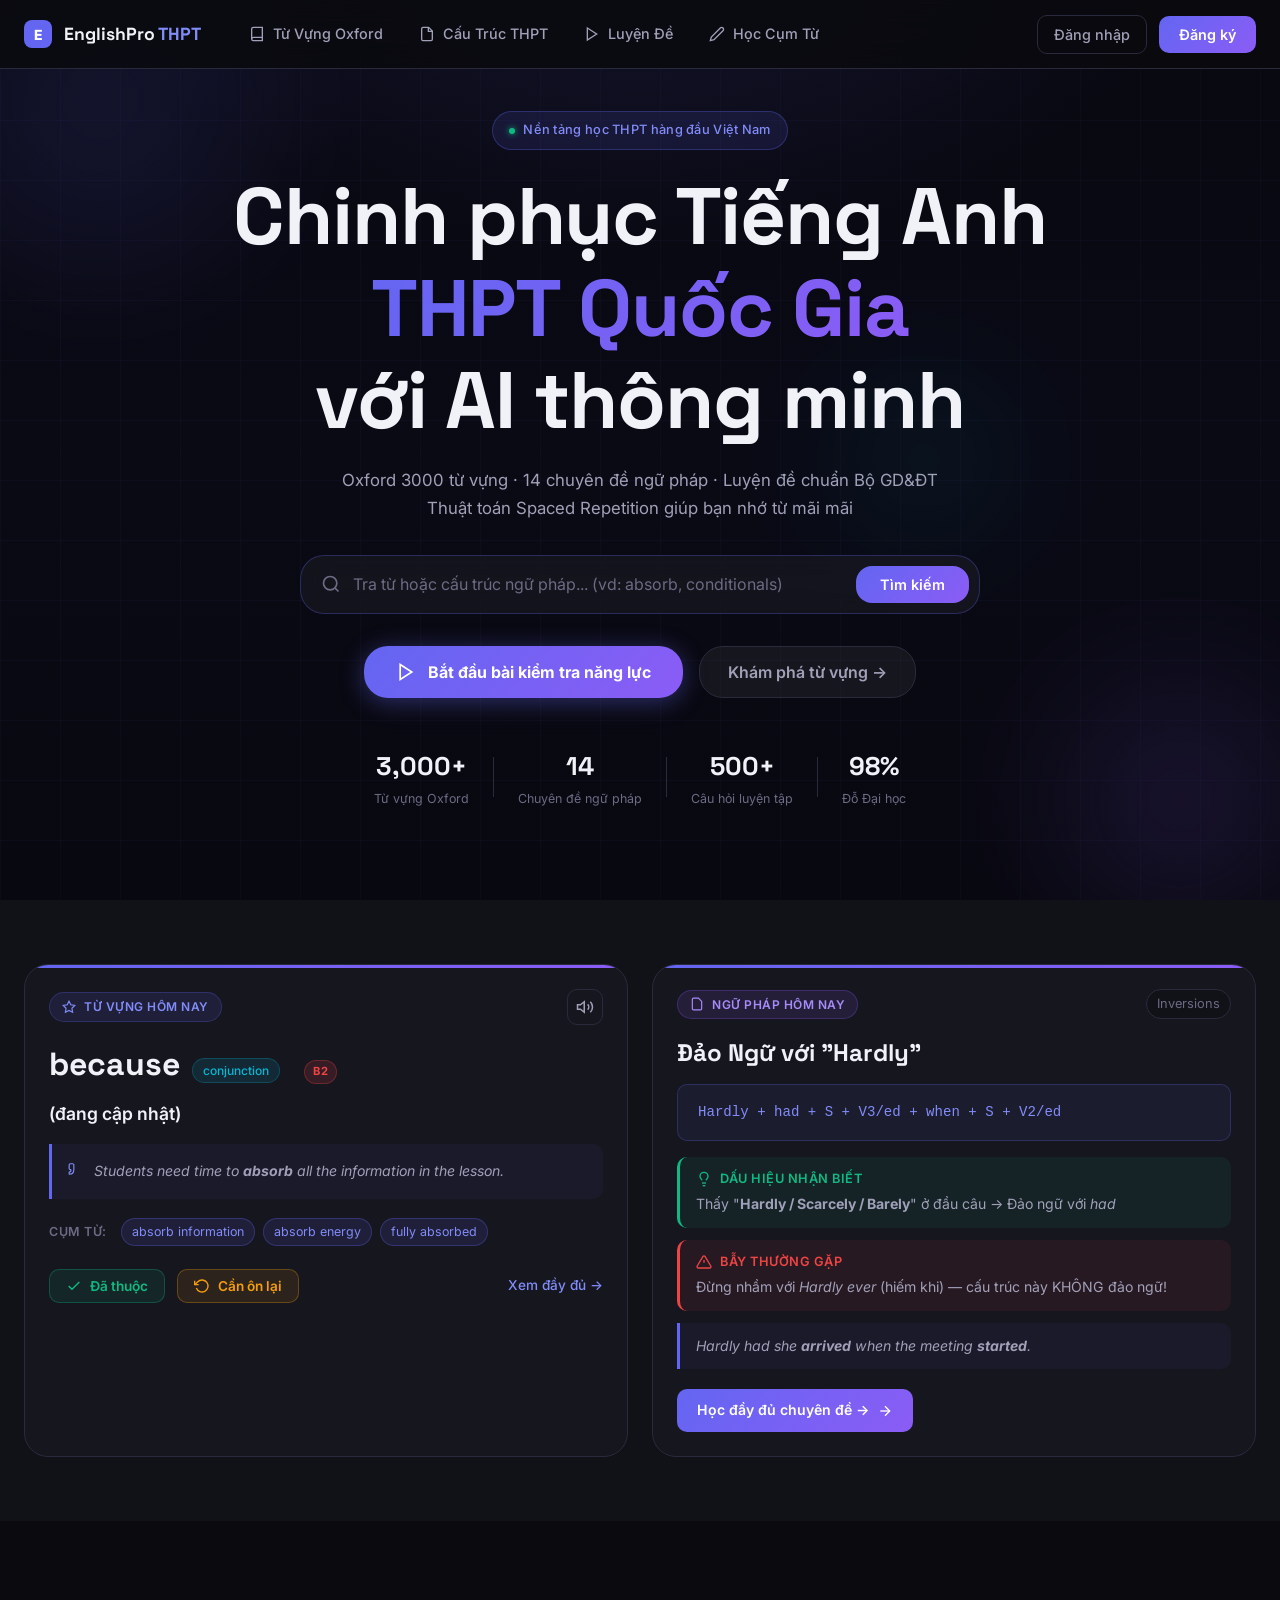
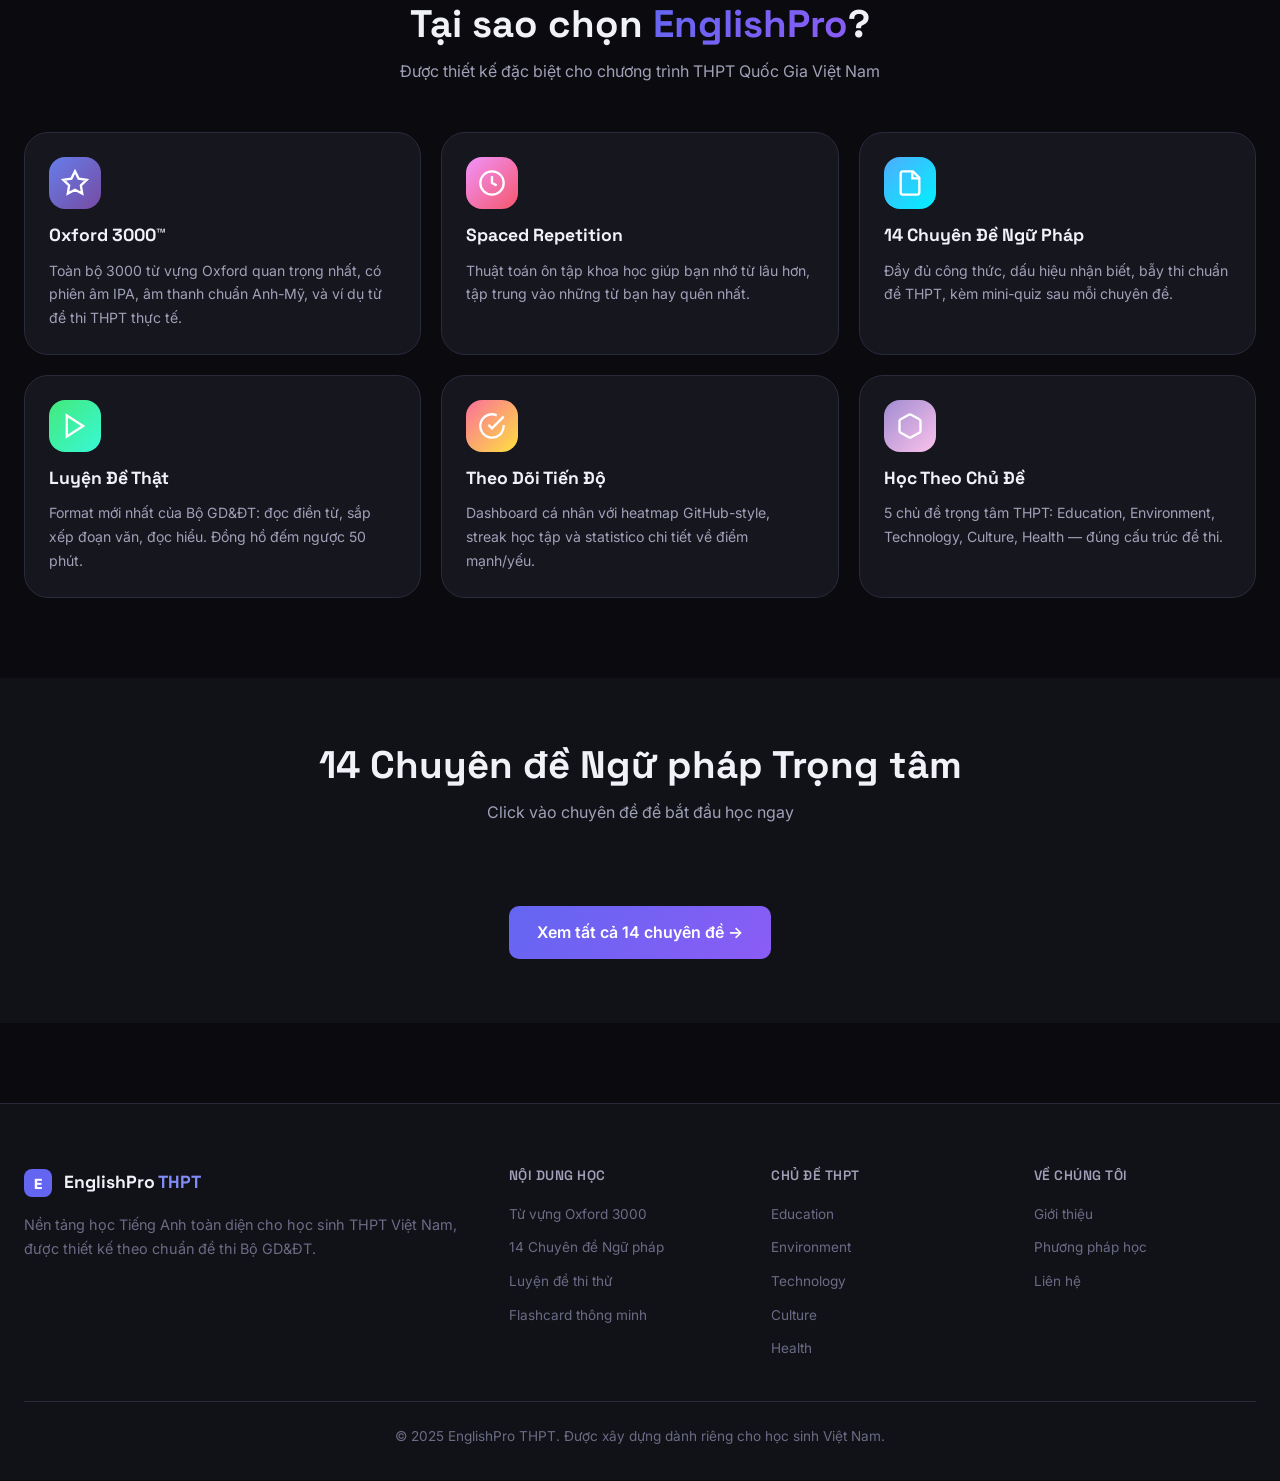
<file: index.html>
<!DOCTYPE html>
<html lang="vi">

<head>
  <meta charset="UTF-8" />
  <meta name="viewport" content="width=device-width, initial-scale=1.0" />
  <title>EnglishPro THPT – Nền tảng luyện thi Tiếng Anh Quốc Gia</title>
  <meta name="description"
    content="Học từ vựng Oxford 3000, cấu trúc ngữ pháp THPT, luyện đề thi thử với thuật toán Spaced Repetition thông minh." />
  <link rel="preconnect" href="https://fonts.googleapis.com" />
  <link rel="preconnect" href="https://fonts.gstatic.com" crossorigin />
  <link
    href="https://fonts.googleapis.com/css2?family=Inter:wght@300;400;500;600;700;800;900&family=Space+Grotesk:wght@400;500;600;700&display=swap"
    rel="stylesheet" />
  <link rel="stylesheet" href="css/main.css" />
  <link rel="stylesheet" href="css/homepage.css" />
  <link rel="icon" type="image/svg+xml" href="data:image/svg+xml,%3Csvg xmlns='http://www.w3.org/2000/svg' width='32' height='32'%3E%3Crect width='32' height='32' rx='8' fill='%236366f1'/%3E%3Ctext x='16' y='23' text-anchor='middle' fill='white' font-size='18' font-weight='800' font-family='Inter,sans-serif'%3EE%3C/text%3E%3C/svg%3E" />
  <meta property="og:title" content="EnglishPro THPT – Luyện thi Tiếng Anh Quốc Gia" />
  <meta property="og:description" content="Oxford 3000 từ vựng, 14 chuyên đề ngữ pháp, luyện đề thi thử THPT với Spaced Repetition." />
  <meta property="og:type" content="website" />
  <meta property="og:locale" content="vi_VN" />
</head>

<body>

  <!-- NAVIGATION -->
  <nav class="navbar" id="navbar">
    <div class="nav-container">
      <a href="index.html" class="nav-logo">
        <div class="logo-icon">
          <svg width="28" height="28" viewBox="0 0 28 28" fill="none">
            <rect width="28" height="28" rx="8" fill="url(#logoGrad)" />
            <text x="14" y="20" text-anchor="middle" fill="white" font-size="14" font-weight="800"
              font-family="Inter">E</text>
            <defs>
              <linearGradient id="logoGrad" x1="0" y1="0" x2="28" y2="28">
                <stop offset="0%" stop-color="#6366f1" />
                <stop offset="100%" stop-color="#8b5cf6" />
              </linearGradient>
            </defs>
          </svg>
        </div>
        <span>EnglishPro <span class="logo-accent">THPT</span></span>
      </a>

      <ul class="nav-links" id="navLinks">
        <li><a href="vocabulary.html" class="nav-link">
            <svg width="16" height="16" viewBox="0 0 24 24" fill="none" stroke="currentColor" stroke-width="2">
              <path d="M4 19.5A2.5 2.5 0 016.5 17H20" />
              <path d="M6.5 2H20v20H6.5A2.5 2.5 0 014 19.5v-15A2.5 2.5 0 016.5 2z" />
            </svg>
            Từ Vựng Oxford
          </a></li>
        <li><a href="grammar.html" class="nav-link">
            <svg width="16" height="16" viewBox="0 0 24 24" fill="none" stroke="currentColor" stroke-width="2">
              <path d="M14.5 2H6a2 2 0 00-2 2v16a2 2 0 002 2h12a2 2 0 002-2V7.5L14.5 2z" />
              <polyline points="14 2 14 8 20 8" />
            </svg>
            Cấu Trúc THPT
          </a></li>
        <li><a href="practice.html" class="nav-link">
            <svg width="16" height="16" viewBox="0 0 24 24" fill="none" stroke="currentColor" stroke-width="2">
              <polygon points="5 3 19 12 5 21 5 3" />
            </svg>
            Luyện Đề
          </a></li>
        <li><a href="collocations.html" class="nav-link">
            <svg width="16" height="16" viewBox="0 0 24 24" fill="none" stroke="currentColor" stroke-width="2">
              <path d="M17 3a2.828 2.828 0 114 4L7.5 20.5 2 22l1.5-5.5L17 3z" />
            </svg>
            Học Cụm Từ
          </a></li>
      </ul>

      <div class="nav-actions">
        <button class="btn-ghost" onclick="openAuthModal('login')" id="loginBtn">Đăng nhập</button>
        <button class="btn-primary" onclick="openAuthModal('register')" id="registerBtn">Đăng ký</button>
        <div class="user-menu hidden" id="userMenu">
          <div class="user-avatar" id="userAvatar">A</div>
          <span id="userNameDisplay">Học sinh</span>
          <button class="btn-ghost btn-sm" onclick="logout()">Đăng xuất</button>
        </div>
      </div>

      <button class="nav-toggle" id="navToggle" onclick="toggleNav()">
        <span></span><span></span><span></span>
      </button>
    </div>
  </nav>

  <!-- HERO SECTION -->
  <section class="hero">
    <div class="hero-bg">
      <div class="hero-orb hero-orb-1"></div>
      <div class="hero-orb hero-orb-2"></div>
      <div class="hero-orb hero-orb-3"></div>
      <div class="hero-grid"></div>
    </div>

    <div class="container hero-content">
      <div class="hero-badge">
        <span class="badge-dot"></span>
        Nền tảng học THPT hàng đầu Việt Nam
      </div>
      <h1 class="hero-title">
        Chinh phục Tiếng Anh<br />
        <span class="gradient-text">THPT Quốc Gia</span><br />
        với AI thông minh
      </h1>
      <p class="hero-subtitle">
        Oxford 3000 từ vựng · 14 chuyên đề ngữ pháp · Luyện đề chuẩn Bộ GD&ĐT<br />
        Thuật toán Spaced Repetition giúp bạn nhớ từ mãi mãi
      </p>

      <div class="search-wrapper">
        <div class="search-box" id="heroSearch">
          <svg class="search-icon" width="20" height="20" viewBox="0 0 24 24" fill="none" stroke="currentColor"
            stroke-width="2">
            <circle cx="11" cy="11" r="8" />
            <line x1="21" y1="21" x2="16.65" y2="16.65" />
          </svg>
          <input type="text" id="heroSearchInput"
            placeholder="Tra từ hoặc cấu trúc ngữ pháp... (vd: absorb, conditionals)" autocomplete="off"
            onkeyup="handleHeroSearch(event)" />
          <button class="search-btn" onclick="doHeroSearch()">Tìm kiếm</button>
        </div>
        <div class="search-suggestions" id="searchSuggestions"></div>
      </div>

      <div class="hero-cta-group">
        <button class="btn-hero-primary" onclick="window.location.href='practice.html'">
          <svg width="20" height="20" viewBox="0 0 24 24" fill="none" stroke="currentColor" stroke-width="2">
            <polygon points="5 3 19 12 5 21 5 3" />
          </svg>
          Bắt đầu bài kiểm tra năng lực
        </button>
        <button class="btn-hero-ghost" onclick="window.location.href='vocabulary.html'">
          Khám phá từ vựng →
        </button>
      </div>

      <div class="hero-stats">
        <div class="stat-item">
          <span class="stat-number">3,000+</span>
          <span class="stat-label">Từ vựng Oxford</span>
        </div>
        <div class="stat-divider"></div>
        <div class="stat-item">
          <span class="stat-number">14</span>
          <span class="stat-label">Chuyên đề ngữ pháp</span>
        </div>
        <div class="stat-divider"></div>
        <div class="stat-item">
          <span class="stat-number">500+</span>
          <span class="stat-label">Câu hỏi luyện tập</span>
        </div>
        <div class="stat-divider"></div>
        <div class="stat-item">
          <span class="stat-number">98%</span>
          <span class="stat-label">Đỗ Đại học</span>
        </div>
      </div>
    </div>
  </section>

  <!-- WORD OF THE DAY & GRAMMAR OF THE DAY -->
  <section class="daily-section">
    <div class="container">
      <div class="daily-grid">

        <!-- Word of the Day -->
        <div class="daily-card word-card" id="wordOfDayCard">
          <div class="daily-card-header">
            <div class="daily-tag">
              <svg width="14" height="14" viewBox="0 0 24 24" fill="none" stroke="currentColor" stroke-width="2">
                <path
                  d="M12 2l3.09 6.26L22 9.27l-5 4.87 1.18 6.88L12 17.77l-6.18 3.25L7 14.14 2 9.27l6.91-1.01L12 2z" />
              </svg>
              Từ vựng hôm nay
            </div>
            <button class="btn-icon" onclick="playAudio('word-of-day')" title="Phát âm">
              <svg width="18" height="18" viewBox="0 0 24 24" fill="none" stroke="currentColor" stroke-width="2">
                <polygon points="11 5 6 9 2 9 2 15 6 15 11 19 11 5" />
                <path d="M19.07 4.93a10 10 0 010 14.14" />
                <path d="M15.54 8.46a5 5 0 010 7.07" />
              </svg>
            </button>
          </div>

          <div class="word-main">
            <h2 class="word-name" id="wod-word">absorb</h2>
            <span class="word-pos" id="wod-pos">verb</span>
            <span class="word-ipa" id="wod-ipa">/əbˈzɔːb/</span>
            <span class="word-level level-b2" id="wod-level">B2</span>
          </div>

          <div class="word-meaning">
            <p class="meaning-vn" id="wod-meaning-vn">hấp thụ, thu hút, tiếp nhận</p>
            <p class="meaning-en" id="wod-meaning-en">to take in a liquid, gas, or other substance</p>
          </div>

          <div class="word-example" id="wod-example">
            <svg width="14" height="14" viewBox="0 0 24 24" fill="none" stroke="currentColor" stroke-width="2">
              <path
                d="M3 21c3 0 7-1 7-8V5c0-1.25-.756-2.017-2-2H4c-1.25 0-2 .75-2 1.972V11c0 1.25.75 2 2 2 1 0 1 0 1 1v1c0 1-1 2-2 2s-1 .008-1 1.031V20c0 1 0 1 1 1z" />
            </svg>
            <em>Students need time to <strong>absorb</strong> all the information in the lesson.</em>
          </div>

          <div class="word-collocation" id="wod-collocation">
            <span class="collocate-label">Cụm từ:</span>
            <span class="collocate-tag">absorb information</span>
            <span class="collocate-tag">absorb energy</span>
            <span class="collocate-tag">fully absorbed</span>
          </div>

          <div class="word-actions">
            <button class="btn-mastered" onclick="markWordStatus('absorb', 2)">
              <svg width="16" height="16" viewBox="0 0 24 24" fill="none" stroke="currentColor" stroke-width="2">
                <polyline points="20 6 9 17 4 12" />
              </svg>
              Đã thuộc
            </button>
            <button class="btn-review" onclick="markWordStatus('absorb', 1)">
              <svg width="16" height="16" viewBox="0 0 24 24" fill="none" stroke="currentColor" stroke-width="2">
                <polyline points="1 4 1 10 7 10" />
                <path d="M3.51 15a9 9 0 102.13-9.36L1 10" />
              </svg>
              Cần ôn lại
            </button>
            <a href="vocabulary.html" class="btn-view-more">Xem đầy đủ →</a>
          </div>
        </div>

        <!-- Grammar of the Day -->
        <div class="daily-card grammar-card" id="grammarOfDayCard">
          <div class="daily-card-header">
            <div class="daily-tag grammar-tag">
              <svg width="14" height="14" viewBox="0 0 24 24" fill="none" stroke="currentColor" stroke-width="2">
                <path d="M14.5 2H6a2 2 0 00-2 2v16a2 2 0 002 2h12a2 2 0 002-2V7.5L14.5 2z" />
              </svg>
              Ngữ pháp hôm nay
            </div>
            <span class="grammar-category" id="god-category">Inversions</span>
          </div>

          <div class="grammar-main">
            <h2 class="grammar-title" id="god-title">Đảo Ngữ với "Hardly"</h2>
            <div class="formula-box" id="god-formula">
              <code>Hardly + had + S + V3/ed + when + S + V2/ed</code>
            </div>
          </div>

          <div class="grammar-tip" id="god-tip">
            <div class="tip-header">
              <svg width="16" height="16" viewBox="0 0 24 24" fill="none" stroke="currentColor" stroke-width="2">
                <path d="M9 18h6" />
                <path d="M10 22h4" />
                <path
                  d="M15.09 14c.18-.98.65-1.74 1.41-2.5A4.65 4.65 0 0018 8 6 6 0 006 8c0 1 .23 2.23 1.5 3.5A4.61 4.61 0 019 14" />
              </svg>
              Dấu hiệu nhận biết
            </div>
            <p>Thấy "<strong>Hardly / Scarcely / Barely</strong>" ở đầu câu → Đảo ngữ với <em>had</em></p>
          </div>

          <div class="grammar-trap" id="god-trap">
            <div class="trap-header">
              <svg width="16" height="16" viewBox="0 0 24 24" fill="none" stroke="currentColor" stroke-width="2">
                <path d="M10.29 3.86L1.82 18a2 2 0 001.71 3h16.94a2 2 0 001.71-3L13.71 3.86a2 2 0 00-3.42 0z" />
                <line x1="12" y1="9" x2="12" y2="13" />
                <line x1="12" y1="17" x2="12.01" y2="17" />
              </svg>
              Bẫy thường gặp
            </div>
            <p>Đừng nhầm với <em>Hardly ever</em> (hiếm khi) — cấu trúc này KHÔNG đảo ngữ!</p>
          </div>

          <div class="grammar-example" id="god-example">
            <em>Hardly had she <strong>arrived</strong> when the meeting <strong>started</strong>.</em>
          </div>

          <a href="grammar.html" class="btn-grammar-full">
            Học đầy đủ chuyên đề →
            <svg width="16" height="16" viewBox="0 0 24 24" fill="none" stroke="currentColor" stroke-width="2">
              <line x1="5" y1="12" x2="19" y2="12" />
              <polyline points="12 5 19 12 12 19" />
            </svg>
          </a>
        </div>

      </div>
    </div>
  </section>

  <!-- USER DASHBOARD (shown when logged in) -->
  <section class="dashboard-section" id="dashboardSection" style="display:none;">
    <div class="container">
      <div class="section-header">
        <h2 class="section-title">Dashboard của bạn</h2>
        <p class="section-subtitle">Theo dõi tiến độ học tập hàng ngày</p>
      </div>

      <div class="dashboard-grid">
        <!-- Progress Cards -->
        <div class="progress-card">
          <div class="progress-card-icon vocab-icon">
            <svg width="24" height="24" viewBox="0 0 24 24" fill="none" stroke="currentColor" stroke-width="2">
              <path d="M4 19.5A2.5 2.5 0 016.5 17H20" />
              <path d="M6.5 2H20v20H6.5A2.5 2.5 0 014 19.5v-15A2.5 2.5 0 016.5 2z" />
            </svg>
          </div>
          <div class="progress-card-info">
            <span class="progress-label">Từ vựng Oxford</span>
            <div class="progress-bar-wrap">
              <div class="progress-bar">
                <div class="progress-fill" id="vocabProgressBar" style="width: 11.6%"></div>
              </div>
              <span class="progress-text" id="vocabProgressText">350 / 3000</span>
            </div>
          </div>
        </div>

        <div class="progress-card">
          <div class="progress-card-icon grammar-icon">
            <svg width="24" height="24" viewBox="0 0 24 24" fill="none" stroke="currentColor" stroke-width="2">
              <path d="M14.5 2H6a2 2 0 00-2 2v16a2 2 0 002 2h12a2 2 0 002-2V7.5L14.5 2z" />
              <polyline points="14 2 14 8 20 8" />
              <line x1="16" y1="13" x2="8" y2="13" />
              <line x1="16" y1="17" x2="8" y2="17" />
            </svg>
          </div>
          <div class="progress-card-info">
            <span class="progress-label">Chuyên đề ngữ pháp</span>
            <div class="progress-bar-wrap">
              <div class="progress-bar">
                <div class="progress-fill grammar-fill" id="grammarProgressBar" style="width: 42.8%"></div>
              </div>
              <span class="progress-text" id="grammarProgressText">6 / 14</span>
            </div>
          </div>
        </div>

        <div class="streak-card">
          <div class="streak-icon">🔥</div>
          <div class="streak-info">
            <span class="streak-number" id="streakNumber">7</span>
            <span class="streak-label">ngày học liên tiếp</span>
          </div>
          <div class="streak-message">Tuyệt vời! Giữ vững phong độ!</div>
        </div>

      </div>

      <!-- Heatmap -->
      <div class="heatmap-section">
        <div class="heatmap-header">
          <h3>Lịch sử học tập</h3>
          <span class="heatmap-legend">
            <span class="legend-less">Ít</span>
            <span class="heatmap-cell level-0"></span>
            <span class="heatmap-cell level-1"></span>
            <span class="heatmap-cell level-2"></span>
            <span class="heatmap-cell level-3"></span>
            <span class="heatmap-cell level-4"></span>
            <span class="legend-more">Nhiều</span>
          </span>
        </div>
        <div class="heatmap-grid" id="heatmapGrid"></div>
      </div>

    </div>
  </section>

  <!-- FEATURES SECTION -->
  <section class="features-section">
    <div class="container">
      <div class="section-header">
        <h2 class="section-title">Tại sao chọn <span class="gradient-text">EnglishPro</span>?</h2>
        <p class="section-subtitle">Được thiết kế đặc biệt cho chương trình THPT Quốc Gia Việt Nam</p>
      </div>

      <div class="features-grid">
        <div class="feature-card">
          <div class="feature-icon" style="background: linear-gradient(135deg, #667eea, #764ba2);">
            <svg width="28" height="28" viewBox="0 0 24 24" fill="none" stroke="white" stroke-width="2">
              <path d="M12 2l3.09 6.26L22 9.27l-5 4.87 1.18 6.88L12 17.77l-6.18 3.25L7 14.14 2 9.27l6.91-1.01L12 2z" />
            </svg>
          </div>
          <h3>Oxford 3000™</h3>
          <p>Toàn bộ 3000 từ vựng Oxford quan trọng nhất, có phiên âm IPA, âm thanh chuẩn Anh-Mỹ, và ví dụ từ đề thi
            THPT thực tế.</p>
        </div>

        <div class="feature-card">
          <div class="feature-icon" style="background: linear-gradient(135deg, #f093fb, #f5576c);">
            <svg width="28" height="28" viewBox="0 0 24 24" fill="none" stroke="white" stroke-width="2">
              <circle cx="12" cy="12" r="10" />
              <polyline points="12 6 12 12 16 14" />
            </svg>
          </div>
          <h3>Spaced Repetition</h3>
          <p>Thuật toán ôn tập khoa học giúp bạn nhớ từ lâu hơn, tập trung vào những từ bạn hay quên nhất.</p>
        </div>

        <div class="feature-card">
          <div class="feature-icon" style="background: linear-gradient(135deg, #4facfe, #00f2fe);">
            <svg width="28" height="28" viewBox="0 0 24 24" fill="none" stroke="white" stroke-width="2">
              <path d="M14.5 2H6a2 2 0 00-2 2v16a2 2 0 002 2h12a2 2 0 002-2V7.5L14.5 2z" />
              <polyline points="14 2 14 8 20 8" />
            </svg>
          </div>
          <h3>14 Chuyên Đề Ngữ Pháp</h3>
          <p>Đầy đủ công thức, dấu hiệu nhận biết, bẫy thi chuẩn đề THPT, kèm mini-quiz sau mỗi chuyên đề.</p>
        </div>

        <div class="feature-card">
          <div class="feature-icon" style="background: linear-gradient(135deg, #43e97b, #38f9d7);">
            <svg width="28" height="28" viewBox="0 0 24 24" fill="none" stroke="white" stroke-width="2">
              <polygon points="5 3 19 12 5 21 5 3" />
            </svg>
          </div>
          <h3>Luyện Đề Thật</h3>
          <p>Format mới nhất của Bộ GD&ĐT: đọc điền từ, sắp xếp đoạn văn, đọc hiểu. Đồng hồ đếm ngược 50 phút.</p>
        </div>

        <div class="feature-card">
          <div class="feature-icon" style="background: linear-gradient(135deg, #fa709a, #fee140);">
            <svg width="28" height="28" viewBox="0 0 24 24" fill="none" stroke="white" stroke-width="2">
              <path d="M22 11.08V12a10 10 0 11-5.93-9.14" />
              <polyline points="22 4 12 14.01 9 11.01" />
            </svg>
          </div>
          <h3>Theo Dõi Tiến Độ</h3>
          <p>Dashboard cá nhân với heatmap GitHub-style, streak học tập và statistico chi tiết về điểm mạnh/yếu.</p>
        </div>

        <div class="feature-card">
          <div class="feature-icon" style="background: linear-gradient(135deg, #a18cd1, #fbc2eb);">
            <svg width="28" height="28" viewBox="0 0 24 24" fill="none" stroke="white" stroke-width="2">
              <path
                d="M21 16V8a2 2 0 00-1-1.73l-7-4a2 2 0 00-2 0l-7 4A2 2 0 003 8v8a2 2 0 001 1.73l7 4a2 2 0 002 0l7-4A2 2 0 0021 16z" />
            </svg>
          </div>
          <h3>Học Theo Chủ Đề</h3>
          <p>5 chủ đề trọng tâm THPT: Education, Environment, Technology, Culture, Health — đúng cấu trúc đề thi.</p>
        </div>
      </div>
    </div>
  </section>

  <!-- QUICK TOPICS -->
  <section class="topics-section">
    <div class="container">
      <div class="section-header">
        <h2 class="section-title">14 Chuyên đề Ngữ pháp Trọng tâm</h2>
        <p class="section-subtitle">Click vào chuyên đề để bắt đầu học ngay</p>
      </div>

      <div class="topics-grid" id="topicsGrid">
        <!-- Rendered by JS -->
      </div>

      <div class="topics-cta">
        <a href="grammar.html" class="btn-primary btn-lg">Xem tất cả 14 chuyên đề →</a>
      </div>
    </div>
  </section>

  <!-- AUTH MODAL -->
  <div class="modal-overlay" id="authModal" onclick="closeAuthModal(event)">
    <div class="modal" id="authModalContent">
      <button class="modal-close" onclick="closeModal()">
        <svg width="20" height="20" viewBox="0 0 24 24" fill="none" stroke="currentColor" stroke-width="2">
          <line x1="18" y1="6" x2="6" y2="18" />
          <line x1="6" y1="6" x2="18" y2="18" />
        </svg>
      </button>

      <div class="modal-tabs">
        <button class="tab-btn active" id="loginTab" onclick="switchTab('login')">Đăng nhập</button>
        <button class="tab-btn" id="registerTab" onclick="switchTab('register')">Đăng ký</button>
      </div>

      <!-- Login Form -->
      <div class="tab-content active" id="loginContent">
        <div class="modal-header">
          <h2>Chào mừng trở lại! 👋</h2>
          <p>Tiếp tục hành trình học tiếng Anh của bạn</p>
        </div>
        <form onsubmit="handleLogin(event)">
          <div class="form-group">
            <label>Email</label>
            <input type="email" id="loginEmail" placeholder="example@email.com" required />
          </div>
          <div class="form-group">
            <label>Mật khẩu</label>
            <input type="password" id="loginPassword" placeholder="••••••••" required />
          </div>
          <button type="submit" class="btn-primary btn-full">Đăng nhập</button>
          <p style="text-align:center;margin-top:8px;"><a onclick="handleForgotPassword()" style="cursor:pointer;color:var(--primary-light);font-size:0.85rem;">Quên mật khẩu?</a></p>
        </form>
        <p class="modal-switch">Chưa có tài khoản? <a onclick="switchTab('register')">Đăng ký ngay</a></p>
      </div>

      <!-- Register Form -->
      <div class="tab-content" id="registerContent">
        <div class="modal-header">
          <h2>Bắt đầu miễn phí! 🚀</h2>
          <p>Tạo tài khoản để theo dõi tiến độ học tập</p>
        </div>
        <form onsubmit="handleRegister(event)">
          <div class="form-group">
            <label>Tên học sinh</label>
            <input type="text" id="regName" placeholder="Nguyễn Văn A" required />
          </div>
          <div class="form-group">
            <label>Email</label>
            <input type="email" id="regEmail" placeholder="example@email.com" required />
          </div>
          <div class="form-group">
            <label>Mật khẩu</label>
            <input type="password" id="regPassword" placeholder="Tối thiểu 6 ký tự" required />
          </div>
          <div class="form-group">
            <label>Mục tiêu điểm THPT</label>
            <select id="regTarget">
              <option value="6">6.0 – Đủ điểm xét tuyển</option>
              <option value="7">7.0 – Trung bình khá</option>
              <option value="8" selected>8.0 – Khá Giỏi</option>
              <option value="9">9.0 – Xuất sắc</option>
              <option value="10">10.0 – Hoàn hảo tuyệt đối</option>
            </select>
          </div>
          <button type="submit" class="btn-primary btn-full">Tạo tài khoản</button>
        </form>
        <p class="modal-switch">Đã có tài khoản? <a onclick="switchTab('login')">Đăng nhập</a></p>
      </div>
    </div>
  </div>

  <!-- FOOTER -->
  <footer class="footer">
    <div class="container">
      <div class="footer-grid">
        <div class="footer-brand">
          <a href="index.html" class="nav-logo">
            <div class="logo-icon">
              <svg width="28" height="28" viewBox="0 0 28 28" fill="none">
                <rect width="28" height="28" rx="8" fill="url(#logoGrad2)" />
                <text x="14" y="20" text-anchor="middle" fill="white" font-size="14" font-weight="800"
                  font-family="Inter">E</text>
                <defs>
                  <linearGradient id="logoGrad2" x1="0" y1="0" x2="28" y2="28">
                    <stop offset="0%" stop-color="#6366f1" />
                    <stop offset="100%" stop-color="#8b5cf6" />
                  </linearGradient>
                </defs>
              </svg>
            </div>
            <span>EnglishPro <span class="logo-accent">THPT</span></span>
          </a>
          <p>Nền tảng học Tiếng Anh toàn diện cho học sinh THPT Việt Nam, được thiết kế theo chuẩn đề thi Bộ GD&ĐT.</p>
        </div>

        <div class="footer-links">
          <h4>Nội dung học</h4>
          <ul>
            <li><a href="vocabulary.html">Từ vựng Oxford 3000</a></li>
            <li><a href="grammar.html">14 Chuyên đề Ngữ pháp</a></li>
            <li><a href="practice.html">Luyện đề thi thử</a></li>
            <li><a href="practice.html">Flashcard thông minh</a></li>
          </ul>
        </div>

        <div class="footer-links">
          <h4>Chủ đề THPT</h4>
          <ul>
            <li><a href="vocabulary.html?topic=education">Education</a></li>
            <li><a href="vocabulary.html?topic=environment">Environment</a></li>
            <li><a href="vocabulary.html?topic=technology">Technology</a></li>
            <li><a href="vocabulary.html?topic=culture">Culture</a></li>
            <li><a href="vocabulary.html?topic=health">Health</a></li>
          </ul>
        </div>

        <div class="footer-links">
          <h4>Về chúng tôi</h4>
          <ul>
            <li><a href="about.html">Giới thiệu</a></li>
            <li><a href="about.html#method">Phương pháp học</a></li>
            <li><a href="about.html#contact">Liên hệ</a></li>
          </ul>
        </div>
      </div>

      <div class="footer-bottom">
        <p>© 2025 EnglishPro THPT. Được xây dựng dành riêng cho học sinh Việt Nam.</p>
      </div>
    </div>
  </footer>

  <script src="js/data.js"></script>
  <script src="js/data-extra.js"></script>
  <script src="js/data-oxford.js"></script>
  <script src="js/app.js"></script>
  <script src="js/homepage.js"></script>
</body>

</html>
</file>
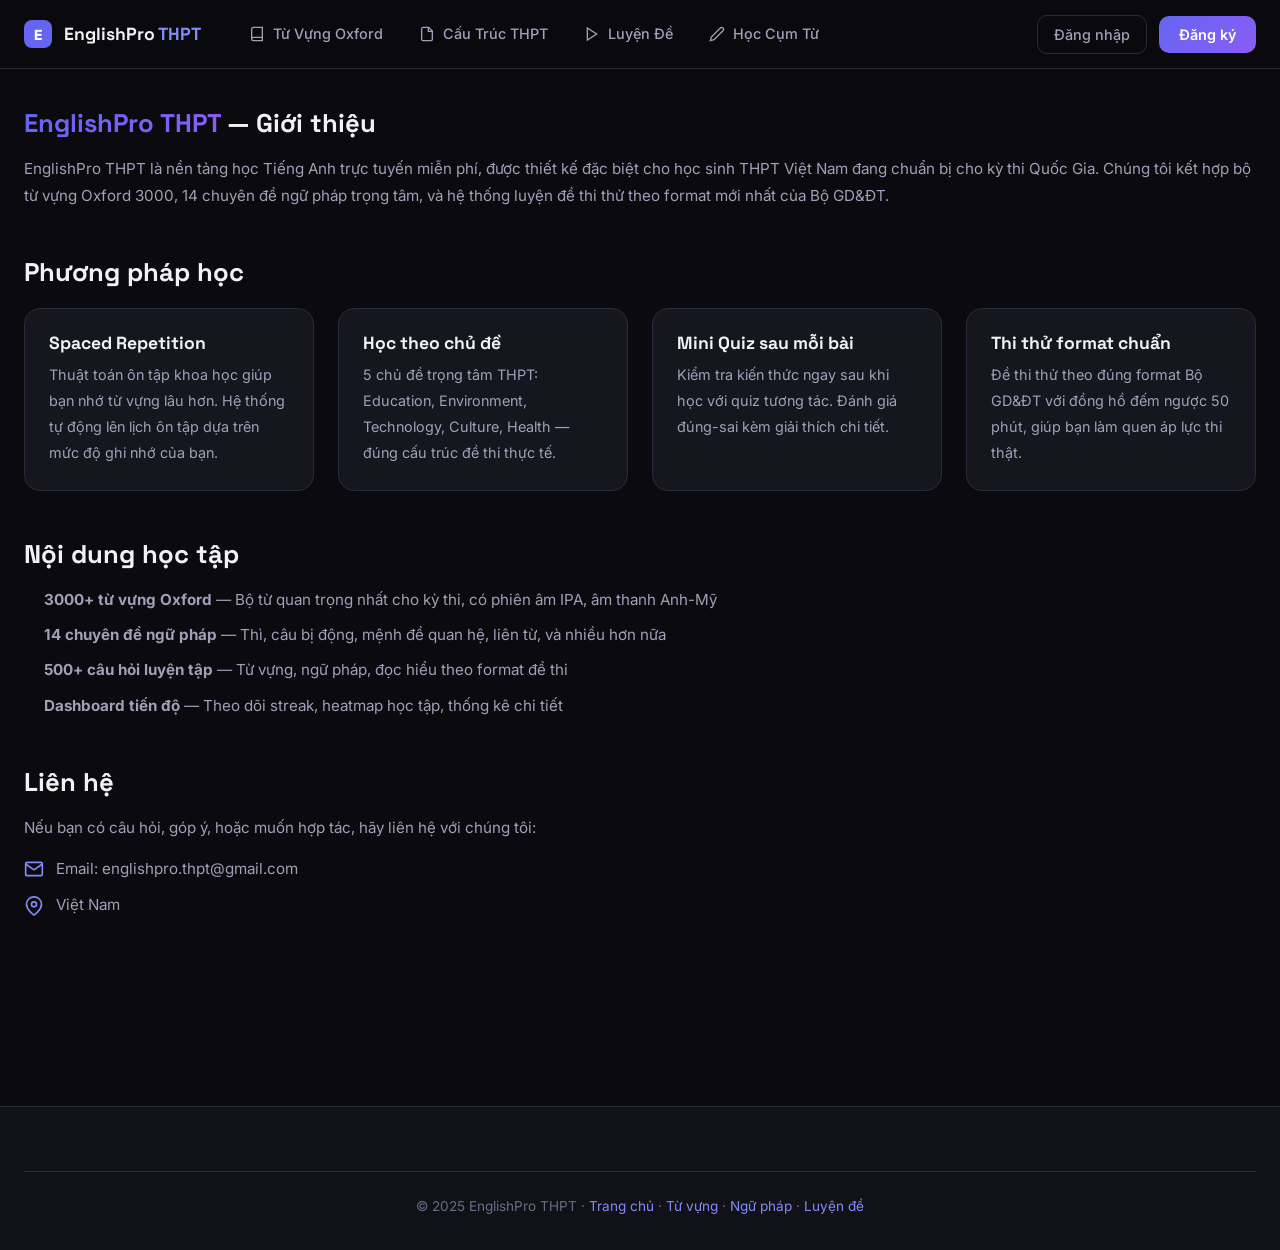
<file: about.html>
<!DOCTYPE html>
<html lang="vi">
<head>
  <meta charset="UTF-8" />
  <meta name="viewport" content="width=device-width, initial-scale=1.0" />
  <title>Giới thiệu – EnglishPro THPT</title>
  <meta name="description" content="EnglishPro THPT - Nền tảng luyện thi Tiếng Anh THPT Quốc Gia miễn phí cho học sinh Việt Nam." />
  <link rel="preconnect" href="https://fonts.googleapis.com" />
  <link rel="preconnect" href="https://fonts.gstatic.com" crossorigin />
  <link href="https://fonts.googleapis.com/css2?family=Inter:wght@300;400;500;600;700;800;900&family=Space+Grotesk:wght@400;500;600;700&display=swap" rel="stylesheet" />
  <link rel="stylesheet" href="css/main.css" />
  <link rel="icon" type="image/svg+xml" href="data:image/svg+xml,%3Csvg xmlns='http://www.w3.org/2000/svg' width='32' height='32'%3E%3Crect width='32' height='32' rx='8' fill='%236366f1'/%3E%3Ctext x='16' y='23' text-anchor='middle' fill='white' font-size='18' font-weight='800' font-family='Inter,sans-serif'%3EE%3C/text%3E%3C/svg%3E" />
  <meta property="og:title" content="Gi&#7899;i thi&#7879;u EnglishPro THPT" />
  <meta property="og:description" content="N&#7873;n t&#7843;ng luy&#7879;n thi Ti&#7871;ng Anh THPT mi&#7877;n ph&#237; cho h&#7885;c sinh Vi&#7879;t Nam." />
  <meta property="og:type" content="website" />
  <meta property="og:locale" content="vi_VN" />
  <style>
    .about-page { padding: calc(68px + 40px) 0 60px; min-height: 100vh; }
    .about-section { margin-bottom: 48px; }
    .about-section h2 { font-size: 1.6rem; margin-bottom: 16px; color: var(--text-primary); }
    .about-section h2 .gradient-text { background: var(--gradient-primary); -webkit-background-clip: text; -webkit-text-fill-color: transparent; }
    .about-section p, .about-section li { color: var(--text-secondary); line-height: 1.8; font-size: 0.95rem; }
    .about-section ul { padding-left: 20px; }
    .about-section li { margin-bottom: 8px; }
    .about-grid { display: grid; grid-template-columns: repeat(auto-fit, minmax(280px, 1fr)); gap: 24px; margin-top: 20px; }
    .about-card { background: var(--bg-card); border: 1px solid var(--bg-border); border-radius: var(--radius-lg); padding: 24px; }
    .about-card h3 { font-size: 1.1rem; margin-bottom: 8px; color: var(--text-primary); }
    .about-card p { font-size: 0.9rem; }
    .contact-info { display: flex; flex-direction: column; gap: 12px; margin-top: 16px; }
    .contact-item { display: flex; align-items: center; gap: 12px; color: var(--text-secondary); font-size: 0.95rem; }
    .contact-item svg { color: var(--primary-light); flex-shrink: 0; }
  </style>
</head>
<body>

<!-- NAVIGATION -->
<nav class="navbar" id="navbar">
  <div class="nav-container">
    <a href="index.html" class="nav-logo">
      <div class="logo-icon">
        <svg width="28" height="28" viewBox="0 0 28 28" fill="none">
          <rect width="28" height="28" rx="8" fill="url(#logoGrad)" />
          <text x="14" y="20" text-anchor="middle" fill="white" font-size="14" font-weight="800" font-family="Inter">E</text>
          <defs><linearGradient id="logoGrad" x1="0" y1="0" x2="28" y2="28"><stop offset="0%" stop-color="#6366f1" /><stop offset="100%" stop-color="#8b5cf6" /></linearGradient></defs>
        </svg>
      </div>
      <span>EnglishPro <span class="logo-accent">THPT</span></span>
    </a>
    <ul class="nav-links" id="navLinks">
      <li><a href="vocabulary.html" class="nav-link">
        <svg width="16" height="16" viewBox="0 0 24 24" fill="none" stroke="currentColor" stroke-width="2"><path d="M4 19.5A2.5 2.5 0 016.5 17H20" /><path d="M6.5 2H20v20H6.5A2.5 2.5 0 014 19.5v-15A2.5 2.5 0 016.5 2z" /></svg>
        Từ Vựng Oxford</a></li>
      <li><a href="grammar.html" class="nav-link">
        <svg width="16" height="16" viewBox="0 0 24 24" fill="none" stroke="currentColor" stroke-width="2"><path d="M14.5 2H6a2 2 0 00-2 2v16a2 2 0 002 2h12a2 2 0 002-2V7.5L14.5 2z" /><polyline points="14 2 14 8 20 8" /></svg>
        Cấu Trúc THPT</a></li>
      <li><a href="practice.html" class="nav-link">
        <svg width="16" height="16" viewBox="0 0 24 24" fill="none" stroke="currentColor" stroke-width="2"><polygon points="5 3 19 12 5 21 5 3" /></svg>
        Luyện Đề</a></li>
      <li><a href="collocations.html" class="nav-link">
        <svg width="16" height="16" viewBox="0 0 24 24" fill="none" stroke="currentColor" stroke-width="2"><path d="M17 3a2.828 2.828 0 114 4L7.5 20.5 2 22l1.5-5.5L17 3z" /></svg>
        Học Cụm Từ</a></li>
    </ul>
    <div class="nav-actions">
      <button class="btn-ghost" onclick="openAuthModal('login')" id="loginBtn">Đăng nhập</button>
      <button class="btn-primary" onclick="openAuthModal('register')" id="registerBtn">Đăng ký</button>
      <div class="user-menu hidden" id="userMenu">
        <div class="user-avatar" id="userAvatar">A</div>
        <span id="userNameDisplay">Học sinh</span>
        <button class="btn-ghost btn-sm" onclick="logout()">Đăng xuất</button>
      </div>
    </div>
    <button class="nav-toggle" id="navToggle" onclick="toggleNav()"><span></span><span></span><span></span></button>
  </div>
</nav>

<div class="about-page">
  <div class="container">
    <!-- Giới thiệu -->
    <div class="about-section" id="about">
      <h2><span class="gradient-text">EnglishPro THPT</span> — Giới thiệu</h2>
      <p>
        EnglishPro THPT là nền tảng học Tiếng Anh trực tuyến miễn phí, được thiết kế đặc biệt cho học sinh THPT Việt Nam
        đang chuẩn bị cho kỳ thi Quốc Gia. Chúng tôi kết hợp bộ từ vựng Oxford 3000, 14 chuyên đề ngữ pháp trọng tâm,
        và hệ thống luyện đề thi thử theo format mới nhất của Bộ GD&ĐT.
      </p>
    </div>

    <!-- Phương pháp học -->
    <div class="about-section" id="method">
      <h2>Phương pháp học</h2>
      <div class="about-grid">
        <div class="about-card">
          <h3>Spaced Repetition</h3>
          <p>Thuật toán ôn tập khoa học giúp bạn nhớ từ vựng lâu hơn. Hệ thống tự động lên lịch ôn tập dựa trên mức độ ghi nhớ của bạn.</p>
        </div>
        <div class="about-card">
          <h3>Học theo chủ đề</h3>
          <p>5 chủ đề trọng tâm THPT: Education, Environment, Technology, Culture, Health — đúng cấu trúc đề thi thực tế.</p>
        </div>
        <div class="about-card">
          <h3>Mini Quiz sau mỗi bài</h3>
          <p>Kiểm tra kiến thức ngay sau khi học với quiz tương tác. Đánh giá đúng-sai kèm giải thích chi tiết.</p>
        </div>
        <div class="about-card">
          <h3>Thi thử format chuẩn</h3>
          <p>Đề thi thử theo đúng format Bộ GD&ĐT với đồng hồ đếm ngược 50 phút, giúp bạn làm quen áp lực thi thật.</p>
        </div>
      </div>
    </div>

    <!-- Nội dung -->
    <div class="about-section">
      <h2>Nội dung học tập</h2>
      <ul>
        <li><strong>3000+ từ vựng Oxford</strong> — Bộ từ quan trọng nhất cho kỳ thi, có phiên âm IPA, âm thanh Anh-Mỹ</li>
        <li><strong>14 chuyên đề ngữ pháp</strong> — Thì, câu bị động, mệnh đề quan hệ, liên từ, và nhiều hơn nữa</li>
        <li><strong>500+ câu hỏi luyện tập</strong> — Từ vựng, ngữ pháp, đọc hiểu theo format đề thi</li>
        <li><strong>Dashboard tiến độ</strong> — Theo dõi streak, heatmap học tập, thống kê chi tiết</li>
      </ul>
    </div>

    <!-- Liên hệ -->
    <div class="about-section" id="contact">
      <h2>Liên hệ</h2>
      <p>Nếu bạn có câu hỏi, góp ý, hoặc muốn hợp tác, hãy liên hệ với chúng tôi:</p>
      <div class="contact-info">
        <div class="contact-item">
          <svg width="20" height="20" viewBox="0 0 24 24" fill="none" stroke="currentColor" stroke-width="2"><path d="M4 4h16c1.1 0 2 .9 2 2v12c0 1.1-.9 2-2 2H4c-1.1 0-2-.9-2-2V6c0-1.1.9-2 2-2z"/><polyline points="22,6 12,13 2,6"/></svg>
          <span>Email: englishpro.thpt@gmail.com</span>
        </div>
        <div class="contact-item">
          <svg width="20" height="20" viewBox="0 0 24 24" fill="none" stroke="currentColor" stroke-width="2"><path d="M21 10c0 7-9 13-9 13s-9-6-9-13a9 9 0 0118 0z"/><circle cx="12" cy="10" r="3"/></svg>
          <span>Việt Nam</span>
        </div>
      </div>
    </div>
  </div>
</div>

<!-- AUTH MODAL -->
<div class="modal-overlay" id="authModal" onclick="closeAuthModal(event)">
  <div class="modal" id="authModalContent">
    <button class="modal-close" onclick="closeModal()"><svg width="20" height="20" viewBox="0 0 24 24" fill="none" stroke="currentColor" stroke-width="2"><line x1="18" y1="6" x2="6" y2="18"/><line x1="6" y1="6" x2="18" y2="18"/></svg></button>
    <div class="modal-tabs"><button class="tab-btn active" id="loginTab" onclick="switchTab('login')">Đăng nhập</button><button class="tab-btn" id="registerTab" onclick="switchTab('register')">Đăng ký</button></div>
    <div class="tab-content active" id="loginContent">
      <div class="modal-header"><h2>Chào mừng trở lại! 👋</h2><p>Tiếp tục hành trình học tiếng Anh của bạn</p></div>
      <form onsubmit="handleLogin(event)"><div class="form-group"><label>Email</label><input type="email" id="loginEmail" placeholder="example@email.com" required /></div><div class="form-group"><label>Mật khẩu</label><input type="password" id="loginPassword" placeholder="••••••••" required /></div><button type="submit" class="btn-primary btn-full">Đăng nhập</button><p style="text-align:center;margin-top:8px;"><a onclick="handleForgotPassword()" style="cursor:pointer;color:var(--primary-light);font-size:0.85rem;">Quên mật khẩu?</a></p></form>
      <p class="modal-switch">Chưa có tài khoản? <a onclick="switchTab('register')">Đăng ký ngay</a></p>
    </div>
    <div class="tab-content" id="registerContent">
      <div class="modal-header"><h2>Bắt đầu miễn phí! 🚀</h2><p>Tạo tài khoản để theo dõi tiến độ học tập</p></div>
      <form onsubmit="handleRegister(event)"><div class="form-group"><label>Tên học sinh</label><input type="text" id="regName" placeholder="Nguyễn Văn A" required /></div><div class="form-group"><label>Email</label><input type="email" id="regEmail" placeholder="example@email.com" required /></div><div class="form-group"><label>Mật khẩu</label><input type="password" id="regPassword" placeholder="Tối thiểu 6 ký tự" required /></div><div class="form-group"><label>Mục tiêu điểm THPT</label><select id="regTarget"><option value="6">6.0 – Đủ điểm xét tuyển</option><option value="7">7.0 – Trung bình khá</option><option value="8" selected>8.0 – Khá Giỏi</option><option value="9">9.0 – Xuất sắc</option><option value="10">10.0 – Hoàn hảo tuyệt đối</option></select></div><button type="submit" class="btn-primary btn-full">Tạo tài khoản</button></form>
      <p class="modal-switch">Đã có tài khoản? <a onclick="switchTab('login')">Đăng nhập</a></p>
    </div>
  </div>
</div>

<footer class="footer">
  <div class="container">
    <div class="footer-bottom">
      <p>&copy; 2025 EnglishPro THPT &middot; <a href="index.html">Trang chủ</a> &middot; <a href="vocabulary.html">Từ vựng</a> &middot; <a href="grammar.html">Ngữ pháp</a> &middot; <a href="practice.html">Luyện đề</a></p>
    </div>
  </div>
</footer>

<script src="js/data.js"></script>
<script src="js/data-extra.js"></script>
<script src="js/data-oxford.js"></script>
<script src="js/app.js"></script>
</body>
</html>
</file>
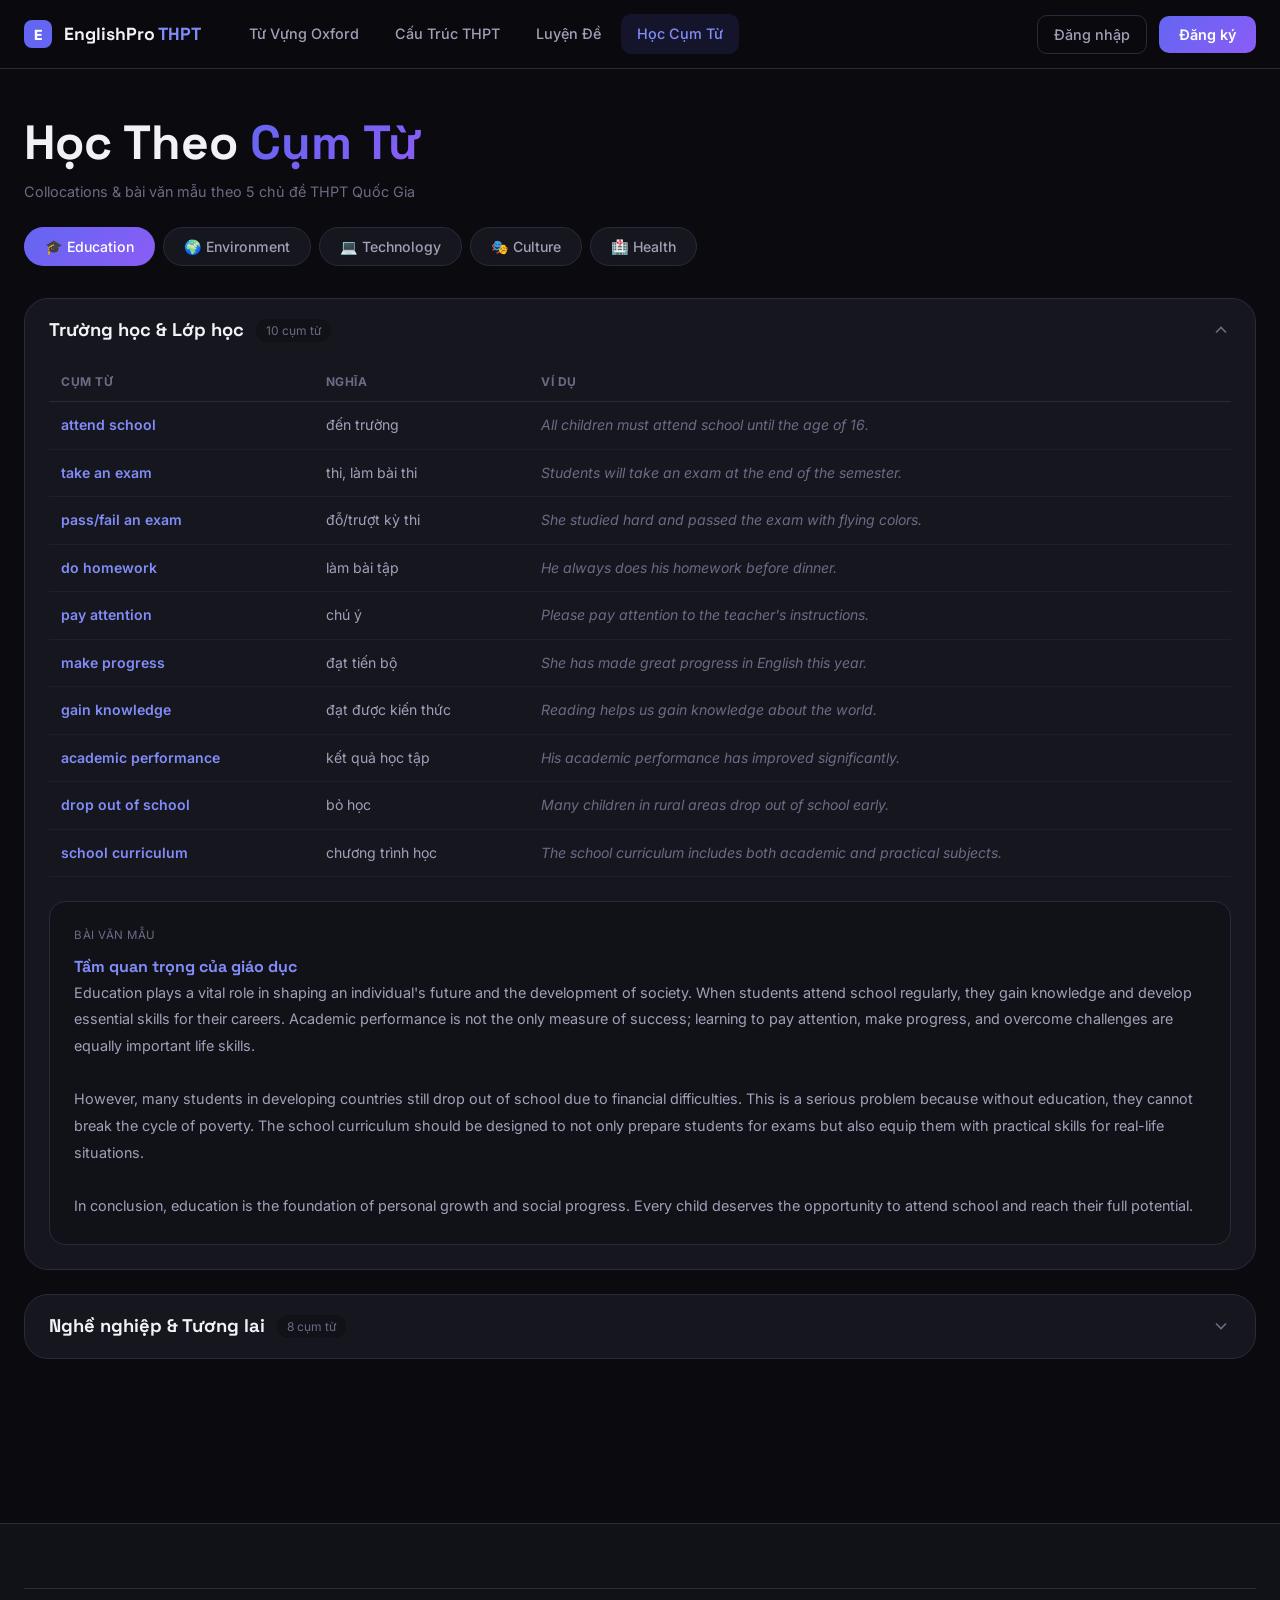
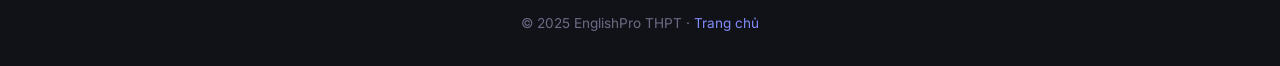
<file: collocations.html>
<!DOCTYPE html>
<html lang="vi">
<head>
  <meta charset="UTF-8" />
  <meta name="viewport" content="width=device-width, initial-scale=1.0" />
  <title>Học Theo Cụm Từ – EnglishPro THPT</title>
  <meta name="description" content="Học cụm từ (collocations) tiếng Anh theo chủ đề THPT kèm bài văn mẫu." />
  <link rel="preconnect" href="https://fonts.googleapis.com" />
  <link rel="preconnect" href="https://fonts.gstatic.com" crossorigin />
  <link href="https://fonts.googleapis.com/css2?family=Inter:wght@300;400;500;600;700;800;900&family=Space+Grotesk:wght@400;500;600;700&display=swap" rel="stylesheet" />
  <link rel="stylesheet" href="css/main.css" />
  <link rel="icon" type="image/svg+xml" href="data:image/svg+xml,%3Csvg xmlns='http://www.w3.org/2000/svg' width='32' height='32'%3E%3Crect width='32' height='32' rx='8' fill='%236366f1'/%3E%3Ctext x='16' y='23' text-anchor='middle' fill='white' font-size='18' font-weight='800' font-family='Inter,sans-serif'%3EE%3C/text%3E%3C/svg%3E" />
  <meta property="og:title" content="H&#7885;c Theo C&#7909;m T&#7915; – EnglishPro THPT" />
  <meta property="og:description" content="C&#7909;m t&#7915; collocations theo ch&#7911; &#273;&#7873; THPT k&#232;m b&#224;i v&#259;n m&#7851;u." />
  <meta property="og:type" content="website" />
  <meta property="og:locale" content="vi_VN" />
  <style>
    .colloc-page { padding: calc(68px + 30px) 0 60px; min-height: 100vh; }
    .topic-tabs { display: flex; gap: 8px; flex-wrap: wrap; margin-bottom: 32px; }
    .topic-tab { padding: 10px 20px; border-radius: var(--radius-full); background: var(--bg-card); border: 1px solid var(--bg-border); color: var(--text-secondary); cursor: pointer; font-size: 0.88rem; font-weight: 500; transition: var(--transition); display: flex; align-items: center; gap: 6px; }
    .topic-tab:hover { border-color: var(--primary); color: var(--primary-light); }
    .topic-tab.active { background: var(--gradient-primary); color: white; border-color: transparent; }
    .subtopic-card { background: var(--bg-card); border: 1px solid var(--bg-border); border-radius: var(--radius-xl); margin-bottom: 24px; overflow: hidden; }
    .subtopic-header { padding: 20px 24px; cursor: pointer; display: flex; justify-content: space-between; align-items: center; }
    .subtopic-header h3 { font-size: 1.15rem; color: var(--text-primary); }
    .subtopic-header .arrow { transition: transform 0.3s; color: var(--text-muted); }
    .subtopic-header .arrow.open { transform: rotate(180deg); }
    .subtopic-body { display: none; padding: 0 24px 24px; }
    .subtopic-body.open { display: block; }
    .colloc-table { width: 100%; border-collapse: collapse; margin-bottom: 24px; }
    .colloc-table th { text-align: left; padding: 10px 12px; font-size: 0.75rem; text-transform: uppercase; letter-spacing: 0.5px; color: var(--text-muted); border-bottom: 1px solid var(--bg-border); }
    .colloc-table td { padding: 12px; font-size: 0.88rem; border-bottom: 1px solid rgba(255,255,255,0.04); vertical-align: top; }
    .colloc-table tr:hover td { background: rgba(99,102,241,0.03); }
    .colloc-phrase { font-weight: 600; color: var(--primary-light); white-space: nowrap; }
    .colloc-meaning { color: var(--text-secondary); }
    .colloc-example { color: var(--text-muted); font-style: italic; font-size: 0.82rem; line-height: 1.5; }
    .essay-section { background: var(--bg-surface); border: 1px solid var(--bg-border); border-radius: var(--radius-lg); padding: 24px; }
    .essay-section h4 { font-size: 1rem; margin-bottom: 4px; color: var(--primary-light); }
    .essay-label { font-size: 0.72rem; text-transform: uppercase; letter-spacing: 0.5px; color: var(--text-muted); margin-bottom: 12px; }
    .essay-content { color: var(--text-secondary); font-size: 0.9rem; line-height: 1.85; white-space: pre-line; }
    .colloc-count { font-size: 0.75rem; color: var(--text-muted); background: var(--bg-surface); padding: 2px 10px; border-radius: var(--radius-full); }
    @media (max-width: 768px) {
      .colloc-page { padding: calc(68px + 16px) 0 40px; }
      .topic-tabs { gap: 6px; }
      .topic-tab { padding: 8px 14px; font-size: 0.82rem; }
      .subtopic-header { padding: 16px; }
      .subtopic-body { padding: 0 16px 16px; }
      .colloc-table { display: block; overflow-x: auto; }
      .colloc-table th, .colloc-table td { padding: 8px; font-size: 0.82rem; }
      .essay-section { padding: 16px; }
      .essay-content { font-size: 0.85rem; }
    }
    @media (max-width: 480px) {
      .colloc-table { font-size: 0.78rem; }
      .colloc-phrase { white-space: normal; }
      .essay-content { font-size: 0.82rem; line-height: 1.7; }
    }
  </style>
</head>
<body>

<!-- NAVIGATION -->
<nav class="navbar" id="navbar">
  <div class="nav-container">
    <a href="index.html" class="nav-logo">
      <div class="logo-icon">
        <svg width="28" height="28" viewBox="0 0 28 28" fill="none">
          <rect width="28" height="28" rx="8" fill="url(#logoGrad)" />
          <text x="14" y="20" text-anchor="middle" fill="white" font-size="14" font-weight="800" font-family="Inter">E</text>
          <defs><linearGradient id="logoGrad" x1="0" y1="0" x2="28" y2="28"><stop offset="0%" stop-color="#6366f1" /><stop offset="100%" stop-color="#8b5cf6" /></linearGradient></defs>
        </svg>
      </div>
      <span>EnglishPro <span class="logo-accent">THPT</span></span>
    </a>
    <ul class="nav-links" id="navLinks">
      <li><a href="vocabulary.html" class="nav-link">Từ Vựng Oxford</a></li>
      <li><a href="grammar.html" class="nav-link">Cấu Trúc THPT</a></li>
      <li><a href="practice.html" class="nav-link">Luyện Đề</a></li>
      <li><a href="collocations.html" class="nav-link active">Học Cụm Từ</a></li>
    </ul>
    <div class="nav-actions">
      <button class="btn-ghost" onclick="openAuthModal('login')" id="loginBtn">Đăng nhập</button>
      <button class="btn-primary" onclick="openAuthModal('register')" id="registerBtn">Đăng ký</button>
      <div class="user-menu hidden" id="userMenu">
        <div class="user-avatar" id="userAvatar">A</div>
        <span id="userNameDisplay">Học sinh</span>
        <button class="btn-ghost btn-sm" onclick="logout()">Đăng xuất</button>
      </div>
    </div>
    <button class="nav-toggle" id="navToggle" onclick="toggleNav()"><span></span><span></span><span></span></button>
  </div>
</nav>

<div class="colloc-page">
  <div class="container">
    <h1 class="page-title" style="margin-bottom:8px;">Học Theo <span class="gradient-text">Cụm Từ</span></h1>
    <p style="color:var(--text-muted);margin-bottom:24px;font-size:0.9rem;">Collocations & bài văn mẫu theo 5 chủ đề THPT Quốc Gia</p>

    <div class="topic-tabs" id="topicTabs"></div>
    <div id="topicContent"></div>
  </div>
</div>

<!-- AUTH MODAL -->
<div class="modal-overlay" id="authModal" onclick="closeAuthModal(event)">
  <div class="modal" id="authModalContent">
    <button class="modal-close" onclick="closeModal()"><svg width="20" height="20" viewBox="0 0 24 24" fill="none" stroke="currentColor" stroke-width="2"><line x1="18" y1="6" x2="6" y2="18"/><line x1="6" y1="6" x2="18" y2="18"/></svg></button>
    <div class="modal-tabs"><button class="tab-btn active" id="loginTab" onclick="switchTab('login')">Đăng nhập</button><button class="tab-btn" id="registerTab" onclick="switchTab('register')">Đăng ký</button></div>
    <div class="tab-content active" id="loginContent">
      <div class="modal-header"><h2>Chào mừng trở lại! 👋</h2><p>Tiếp tục hành trình học tiếng Anh của bạn</p></div>
      <form onsubmit="handleLogin(event)"><div class="form-group"><label>Email</label><input type="email" id="loginEmail" placeholder="example@email.com" required /></div><div class="form-group"><label>Mật khẩu</label><input type="password" id="loginPassword" placeholder="••••••••" required /></div><button type="submit" class="btn-primary btn-full">Đăng nhập</button><p style="text-align:center;margin-top:8px;"><a onclick="handleForgotPassword()" style="cursor:pointer;color:var(--primary-light);font-size:0.85rem;">Quên mật khẩu?</a></p></form>
      <p class="modal-switch">Chưa có tài khoản? <a onclick="switchTab('register')">Đăng ký ngay</a></p>
    </div>
    <div class="tab-content" id="registerContent">
      <div class="modal-header"><h2>Bắt đầu miễn phí! 🚀</h2><p>Tạo tài khoản để theo dõi tiến độ học tập</p></div>
      <form onsubmit="handleRegister(event)"><div class="form-group"><label>Tên học sinh</label><input type="text" id="regName" placeholder="Nguyễn Văn A" required /></div><div class="form-group"><label>Email</label><input type="email" id="regEmail" placeholder="example@email.com" required /></div><div class="form-group"><label>Mật khẩu</label><input type="password" id="regPassword" placeholder="Tối thiểu 6 ký tự" required /></div><div class="form-group"><label>Mục tiêu điểm THPT</label><select id="regTarget"><option value="6">6.0 – Đủ điểm xét tuyển</option><option value="7">7.0 – Trung bình khá</option><option value="8" selected>8.0 – Khá Giỏi</option><option value="9">9.0 – Xuất sắc</option><option value="10">10.0 – Hoàn hảo tuyệt đối</option></select></div><button type="submit" class="btn-primary btn-full">Tạo tài khoản</button></form>
      <p class="modal-switch">Đã có tài khoản? <a onclick="switchTab('login')">Đăng nhập</a></p>
    </div>
  </div>
</div>

<footer class="footer">
  <div class="container">
    <div class="footer-bottom">
      <p>&copy; 2025 EnglishPro THPT &middot; <a href="index.html">Trang chủ</a></p>
    </div>
  </div>
</footer>

<script src="js/data.js"></script>
<script src="js/data-extra.js"></script>
<script src="js/data-oxford.js"></script>
<script src="js/data-collocations.js"></script>
<script src="js/app.js"></script>
<script>
let currentCollocTopic = 'education';

function renderTopicTabs() {
  const tabs = document.getElementById('topicTabs');
  tabs.innerHTML = COLLOCATION_TOPICS.map(t =>
    `<button class="topic-tab ${t.id === currentCollocTopic ? 'active' : ''}" onclick="selectCollocTopic('${t.id}')">${t.icon} ${t.title}</button>`
  ).join('');
}

function selectCollocTopic(topicId) {
  currentCollocTopic = topicId;
  renderTopicTabs();
  renderTopicContent();
}

function toggleSubtopic(id) {
  const body = document.getElementById('body-' + id);
  const arrow = document.getElementById('arrow-' + id);
  if (body.classList.contains('open')) {
    body.classList.remove('open');
    arrow.classList.remove('open');
  } else {
    body.classList.add('open');
    arrow.classList.add('open');
  }
}

function renderTopicContent() {
  const topic = COLLOCATION_TOPICS.find(t => t.id === currentCollocTopic);
  if (!topic) return;

  const content = document.getElementById('topicContent');
  content.innerHTML = topic.subtopics.map(sub => `
    <div class="subtopic-card">
      <div class="subtopic-header" onclick="toggleSubtopic('${sub.id}')">
        <div style="display:flex;align-items:center;gap:12px;">
          <h3>${sub.title}</h3>
          <span class="colloc-count">${sub.collocations.length} cụm từ</span>
        </div>
        <svg id="arrow-${sub.id}" class="arrow" width="20" height="20" viewBox="0 0 24 24" fill="none" stroke="currentColor" stroke-width="2"><polyline points="6 9 12 15 18 9"/></svg>
      </div>
      <div class="subtopic-body" id="body-${sub.id}">
        <table class="colloc-table">
          <thead>
            <tr>
              <th>Cụm từ</th>
              <th>Nghĩa</th>
              <th>Ví dụ</th>
            </tr>
          </thead>
          <tbody>
            ${sub.collocations.map(c => `
              <tr>
                <td class="colloc-phrase">${c.phrase}</td>
                <td class="colloc-meaning">${c.meaning}</td>
                <td class="colloc-example">${c.example}</td>
              </tr>
            `).join('')}
          </tbody>
        </table>

        <div class="essay-section">
          <div class="essay-label">Bài văn mẫu</div>
          <h4>${sub.essay.title}</h4>
          <div class="essay-content">${sub.essay.content}</div>
        </div>
      </div>
    </div>
  `).join('');

  // Auto-open first subtopic
  if (topic.subtopics.length > 0) {
    toggleSubtopic(topic.subtopics[0].id);
  }
}

document.addEventListener('DOMContentLoaded', () => {
  renderTopicTabs();
  renderTopicContent();
});
</script>
</body>
</html>
</file>
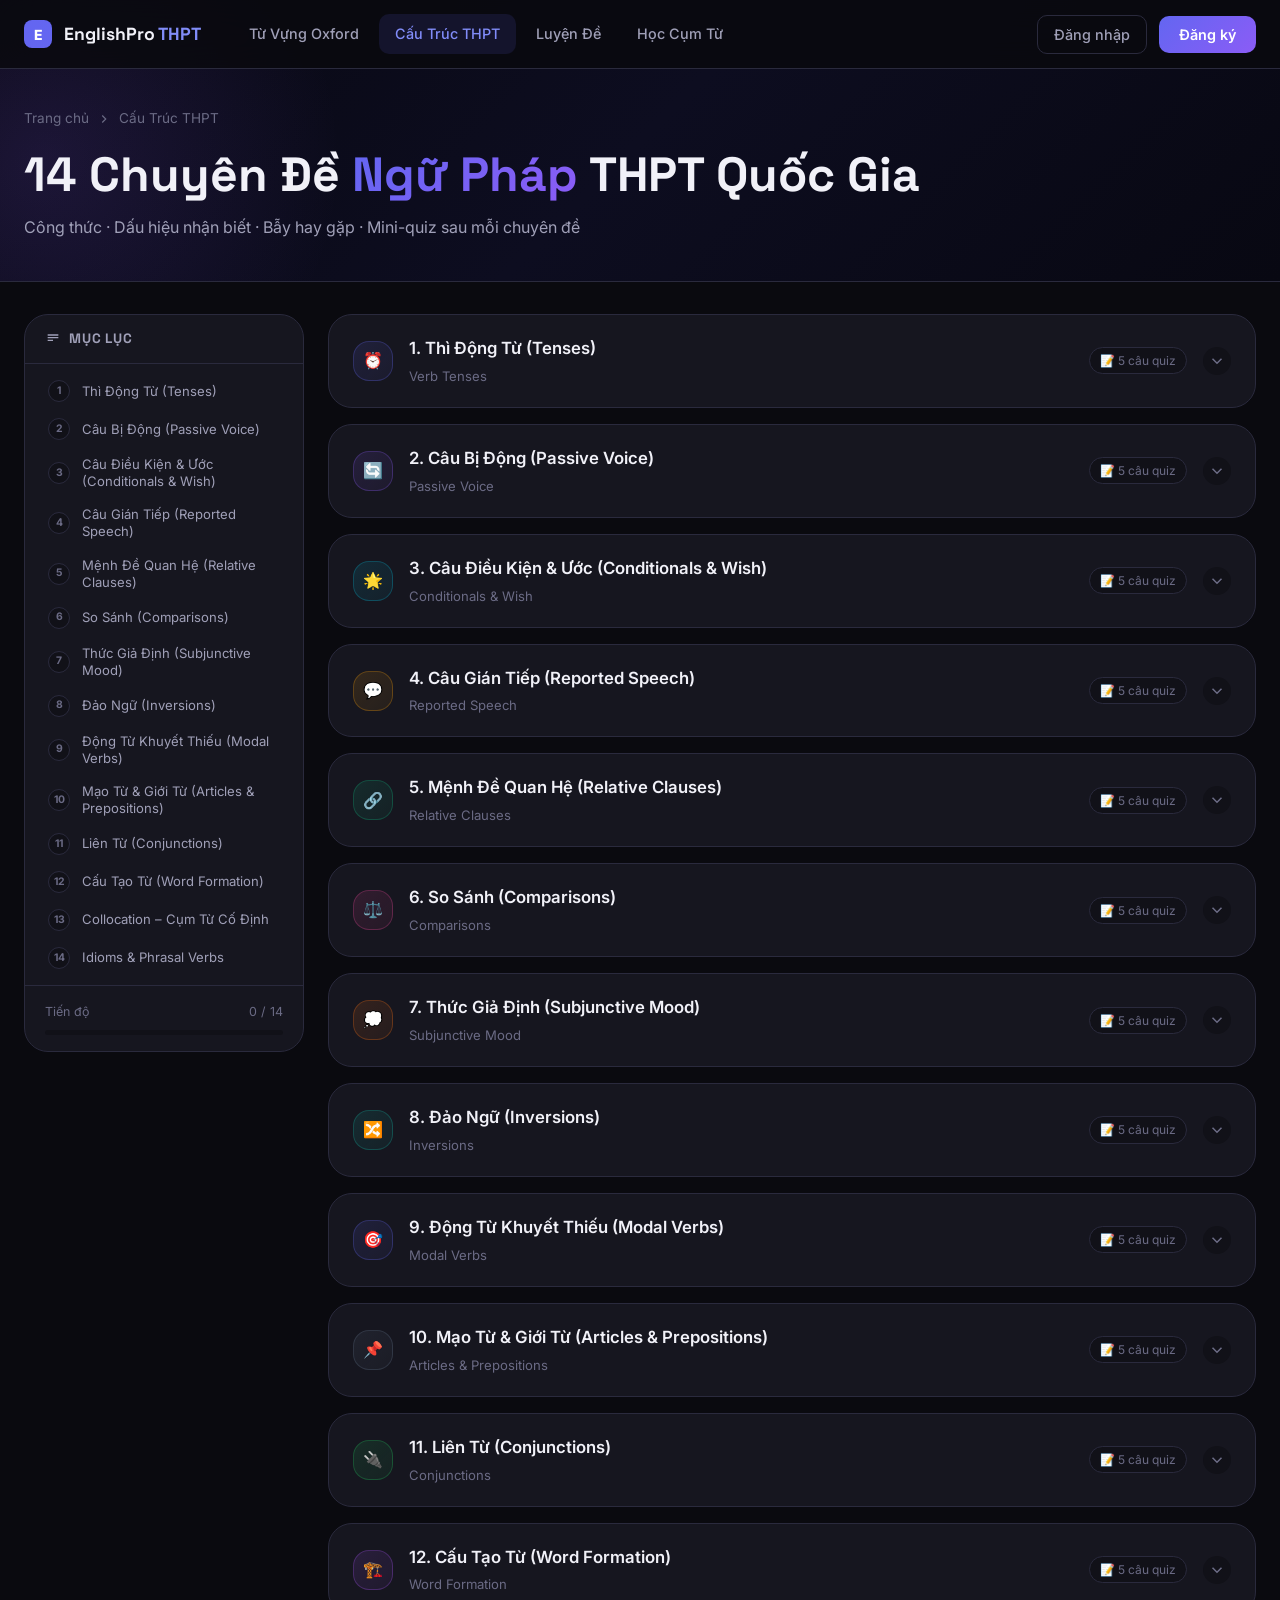
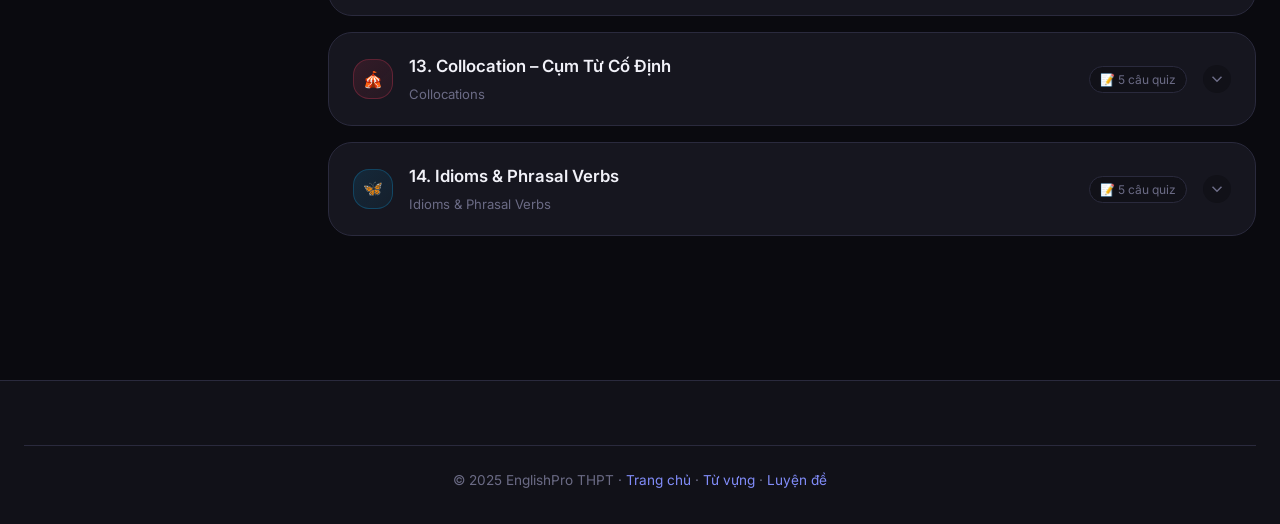
<file: grammar.html>
<!DOCTYPE html>
<html lang="vi">
<head>
  <meta charset="UTF-8" />
  <meta name="viewport" content="width=device-width, initial-scale=1.0" />
  <title>Cấu Trúc Ngữ Pháp THPT – EnglishPro THPT</title>
  <meta name="description" content="14 chuyên đề ngữ pháp trọng tâm THPT Quốc Gia: công thức, dấu hiệu nhận biết, bẫy thi, mini-quiz." />
  <link rel="preconnect" href="https://fonts.googleapis.com" />
  <link rel="preconnect" href="https://fonts.gstatic.com" crossorigin />
  <link href="https://fonts.googleapis.com/css2?family=Inter:wght@300;400;500;600;700;800;900&family=Space+Grotesk:wght@400;500;600;700&family=Fira+Code:wght@400;500;600&display=swap" rel="stylesheet" />
  <link rel="stylesheet" href="css/main.css" />
  <link rel="stylesheet" href="css/grammar.css" />
  <link rel="icon" type="image/svg+xml" href="data:image/svg+xml,%3Csvg xmlns='http://www.w3.org/2000/svg' width='32' height='32'%3E%3Crect width='32' height='32' rx='8' fill='%236366f1'/%3E%3Ctext x='16' y='23' text-anchor='middle' fill='white' font-size='18' font-weight='800' font-family='Inter,sans-serif'%3EE%3C/text%3E%3C/svg%3E" />
  <meta property="og:title" content="14 Chuy&#234;n &#272;&#7873; Ng&#7919; Ph&#225;p THPT – EnglishPro" />
  <meta property="og:description" content="C&#244;ng th&#7913;c, d&#7845;u hi&#7879;u nh&#7853;n bi&#7871;t, b&#7851;y thi, mini-quiz cho 14 chuy&#234;n &#273;&#7873; ng&#7919; ph&#225;p THPT." />
  <meta property="og:type" content="website" />
  <meta property="og:locale" content="vi_VN" />
</head>
<body>

<!-- NAVIGATION -->
<nav class="navbar" id="navbar">
  <div class="nav-container">
    <a href="index.html" class="nav-logo">
      <div class="logo-icon">
        <svg width="28" height="28" viewBox="0 0 28 28" fill="none"><rect width="28" height="28" rx="8" fill="url(#logoGrad)"/><text x="14" y="20" text-anchor="middle" fill="white" font-size="14" font-weight="800" font-family="Inter">E</text><defs><linearGradient id="logoGrad" x1="0" y1="0" x2="28" y2="28"><stop offset="0%" stop-color="#6366f1"/><stop offset="100%" stop-color="#8b5cf6"/></linearGradient></defs></svg>
      </div>
      <span>EnglishPro <span class="logo-accent">THPT</span></span>
    </a>
    <ul class="nav-links" id="navLinks">
      <li><a href="vocabulary.html" class="nav-link">Từ Vựng Oxford</a></li>
      <li><a href="grammar.html" class="nav-link active">Cấu Trúc THPT</a></li>
      <li><a href="practice.html" class="nav-link">Luyện Đề</a></li>
      <li><a href="collocations.html" class="nav-link">Học Cụm Từ</a></li>
    </ul>
    <div class="nav-actions">
      <button class="btn-ghost" onclick="openAuthModal('login')" id="loginBtn">Đăng nhập</button>
      <button class="btn-primary" onclick="openAuthModal('register')" id="registerBtn">Đăng ký</button>
      <div class="user-menu hidden" id="userMenu"><div class="user-avatar" id="userAvatar">A</div><span id="userNameDisplay">Học sinh</span><button class="btn-ghost btn-sm" onclick="logout()">Đăng xuất</button></div>
    </div>
    <button class="nav-toggle" id="navToggle" onclick="toggleNav()"><span></span><span></span><span></span></button>
  </div>
</nav>

<!-- PAGE HEADER -->
<div class="page-header grammar-page-header">
  <div class="container">
    <div class="page-header-content">
      <div class="breadcrumb"><a href="index.html">Trang chủ</a><svg width="14" height="14" viewBox="0 0 24 24" fill="none" stroke="currentColor" stroke-width="2"><polyline points="9 18 15 12 9 6"/></svg><span>Cấu Trúc THPT</span></div>
      <h1 class="page-title">14 Chuyên Đề <span class="gradient-text">Ngữ Pháp</span> THPT Quốc Gia</h1>
      <p class="page-subtitle">Công thức · Dấu hiệu nhận biết · Bẫy hay gặp · Mini-quiz sau mỗi chuyên đề</p>
    </div>
  </div>
</div>

<!-- GRAMMAR LAYOUT -->
<div class="grammar-layout container">

  <!-- TABLE OF CONTENTS SIDEBAR -->
  <aside class="grammar-toc" id="grammarToc">
    <div class="toc-header">
      <h3>
        <svg width="16" height="16" viewBox="0 0 24 24" fill="none" stroke="currentColor" stroke-width="2"><path d="M4 6h16M4 10h16M4 14h8"/></svg>
        Mục lục
      </h3>
    </div>
    <ul class="toc-list" id="tocList">
      <!-- Rendered by JS -->
    </ul>

    <div class="toc-progress-wrap">
      <div class="toc-progress-header">
        <span>Tiến độ</span>
        <span id="tocProgressText">0 / 14</span>
      </div>
      <div class="toc-progress-bar">
        <div class="toc-progress-fill" id="tocProgressFill" style="width: 0%"></div>
      </div>
    </div>
  </aside>

  <!-- GRAMMAR CONTENT -->
  <main class="grammar-main" id="grammarMain">
    <!-- Topic cards rendered by JS -->
    <div id="grammarTopicsList"></div>

    <!-- Individual Topic Detail (shown when a topic is selected) -->
    <div id="grammarTopicDetail" class="grammar-topic-detail" style="display:none;"></div>
  </main>

</div>

<!-- QUIZ MODAL -->
<div class="modal-overlay" id="quizModal" onclick="closeQuizModal(event)">
  <div class="quiz-modal-content">
    <div class="quiz-modal-header">
      <div class="quiz-topic-label" id="quizTopicLabel">Mini Quiz: Đảo Ngữ</div>
      <div class="quiz-progress-bar">
        <div class="quiz-progress-fill" id="quizProgressFill" style="width:20%"></div>
      </div>
      <span class="quiz-counter" id="quizCounter">1 / 5</span>
    </div>

    <div class="quiz-question-area">
      <p class="quiz-question" id="quizQuestion">Question text</p>
    </div>

    <div class="quiz-options" id="quizOptions">
      <!-- Rendered by JS -->
    </div>

    <div class="quiz-feedback" id="quizFeedback" style="display:none;">
      <div class="feedback-content">
        <div class="feedback-icon" id="feedbackIcon"></div>
        <div class="feedback-text" id="feedbackText"></div>
      </div>
      <button class="btn-next-question" onclick="nextQuestion()">
        Câu tiếp theo →
      </button>
    </div>

    <div class="quiz-result" id="quizResult" style="display:none;">
      <div class="result-emoji" id="resultEmoji">🎉</div>
      <h3 id="resultTitle">Xuất sắc!</h3>
      <div class="result-score">
        <span id="resultScore">5</span><span>/5</span>
      </div>
      <p id="resultMessage">Bạn đã nắm vững chuyên đề này!</p>
      <div class="result-actions">
        <button class="btn-primary" onclick="retryQuiz()">Làm lại</button>
        <button class="btn-ghost" onclick="closeModal()">Đóng</button>
      </div>
    </div>
  </div>
</div>

<!-- AUTH MODAL -->
<div class="modal-overlay" id="authModal" onclick="closeAuthModal(event)">
  <div class="modal" id="authModalContent">
    <button class="modal-close" onclick="closeModal()"><svg width="20" height="20" viewBox="0 0 24 24" fill="none" stroke="currentColor" stroke-width="2"><line x1="18" y1="6" x2="6" y2="18"/><line x1="6" y1="6" x2="18" y2="18"/></svg></button>
    <div class="modal-tabs"><button class="tab-btn active" id="loginTab" onclick="switchTab('login')">Đăng nhập</button><button class="tab-btn" id="registerTab" onclick="switchTab('register')">Đăng ký</button></div>
    <div class="tab-content active" id="loginContent">
      <div class="modal-header"><h2>Chào mừng trở lại! 👋</h2><p>Tiếp tục hành trình học tiếng Anh của bạn</p></div>
      <form onsubmit="handleLogin(event)"><div class="form-group"><label>Email</label><input type="email" id="loginEmail" placeholder="example@email.com" required /></div><div class="form-group"><label>Mật khẩu</label><input type="password" id="loginPassword" placeholder="••••••••" required /></div><button type="submit" class="btn-primary btn-full">Đăng nhập</button><p style="text-align:center;margin-top:8px;"><a onclick="handleForgotPassword()" style="cursor:pointer;color:var(--primary-light);font-size:0.85rem;">Quên mật khẩu?</a></p></form>
      <p class="modal-switch">Chưa có tài khoản? <a onclick="switchTab('register')">Đăng ký ngay</a></p>
    </div>
    <div class="tab-content" id="registerContent">
      <div class="modal-header"><h2>Bắt đầu miễn phí! 🚀</h2><p>Tạo tài khoản để theo dõi tiến độ học tập</p></div>
      <form onsubmit="handleRegister(event)"><div class="form-group"><label>Tên học sinh</label><input type="text" id="regName" placeholder="Nguyễn Văn A" required /></div><div class="form-group"><label>Email</label><input type="email" id="regEmail" placeholder="example@email.com" required /></div><div class="form-group"><label>Mật khẩu</label><input type="password" id="regPassword" placeholder="Tối thiểu 6 ký tự" required /></div><div class="form-group"><label>Mục tiêu điểm THPT</label><select id="regTarget"><option value="6">6.0 – Đủ điểm xét tuyển</option><option value="7">7.0 – Trung bình khá</option><option value="8" selected>8.0 – Khá Giỏi</option><option value="9">9.0 – Xuất sắc</option><option value="10">10.0 – Hoàn hảo tuyệt đối</option></select></div><button type="submit" class="btn-primary btn-full">Tạo tài khoản</button></form>
      <p class="modal-switch">Đã có tài khoản? <a onclick="switchTab('login')">Đăng nhập</a></p>
    </div>
  </div>
</div>

<footer class="footer">
  <div class="container">
    <div class="footer-bottom">
      <p>© 2025 EnglishPro THPT · <a href="index.html">Trang chủ</a> · <a href="vocabulary.html">Từ vựng</a> · <a href="practice.html">Luyện đề</a></p>
    </div>
  </div>
</footer>

<script src="js/data.js"></script>
<script src="js/data-extra.js"></script>
<script src="js/data-oxford.js"></script>
<script src="js/app.js"></script>
<script src="js/grammar.js"></script>
</body>
</html>
</file>
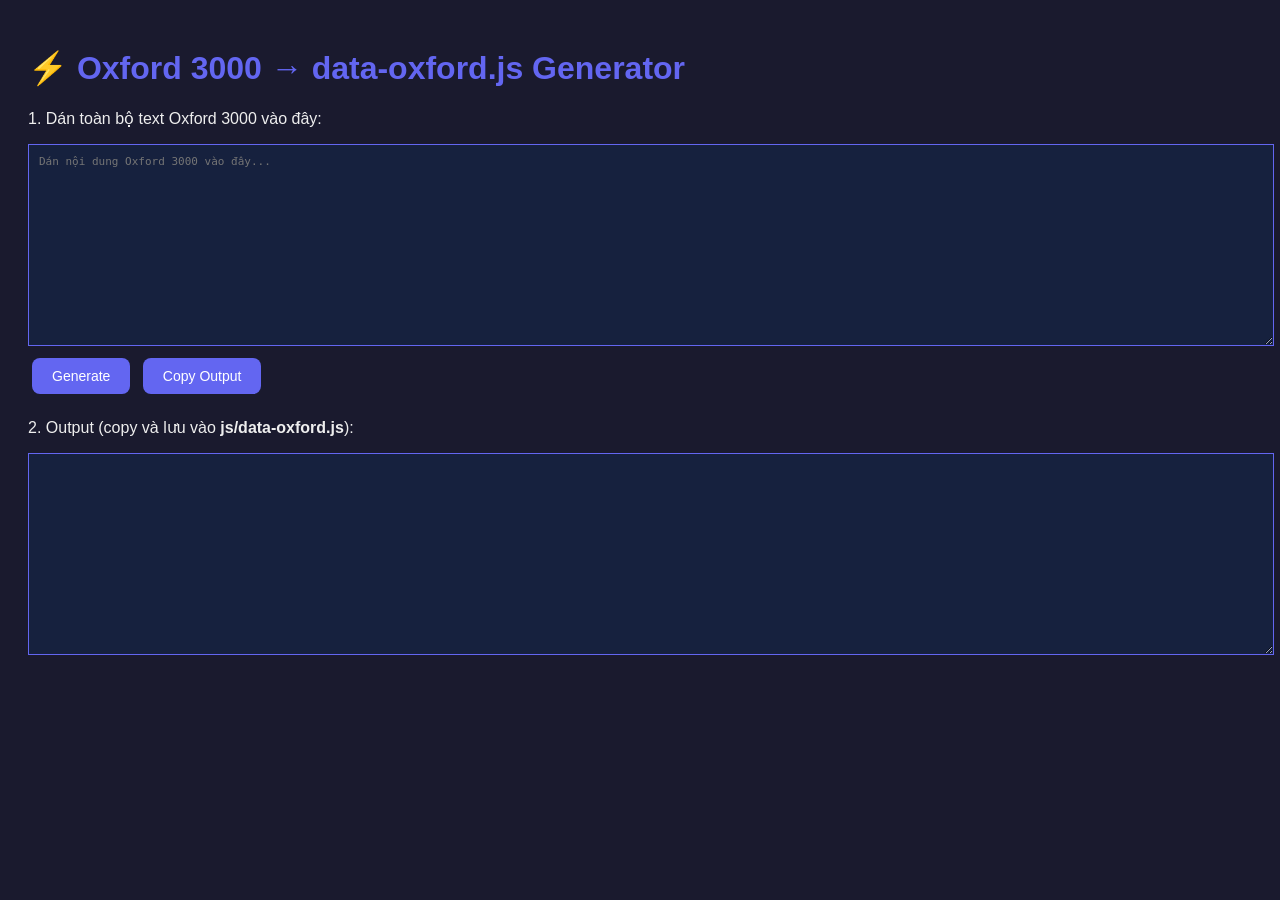
<file: oxford-generator.html>
<!DOCTYPE html>
<html lang="vi">
<head>
<meta charset="UTF-8">
<title>Oxford 3000 Generator</title>
<style>
body{font-family:Arial;padding:20px;background:#1a1a2e;color:#eee}
h1{color:#6366f1}
textarea{width:100%;height:180px;background:#16213e;color:#0f0;border:1px solid #6366f1;padding:10px;font-size:11px;font-family:monospace}
#input{color:#eee;height:150px}
button{margin:8px 4px;padding:10px 20px;background:#6366f1;color:#fff;border:none;border-radius:8px;cursor:pointer;font-size:14px}
#stats{color:#10b981;margin:8px 0}
</style>
</head>
<body>
<h1>⚡ Oxford 3000 → data-oxford.js Generator</h1>
<p>1. Dán toàn bộ text Oxford 3000 vào đây:</p>
<textarea id="inp" placeholder="Dán nội dung Oxford 3000 vào đây..."></textarea>
<br>
<button onclick="go()">Generate</button>
<button onclick="cp()">Copy Output</button>
<div id="stats"></div>
<p>2. Output (copy và lưu vào <b>js/data-oxford.js</b>):</p>
<textarea id="out" readonly></textarea>
<script>
const VN={"abandon":"từ bỏ","able":"có thể","about":"về","above":"phía trên","abroad":"ở nước ngoài","absolute":"tuyệt đối","absolutely":"hoàn toàn","accept":"chấp nhận","access":"tiếp cận","accident":"tai nạn","accompany":"đi cùng","account":"tài khoản","accuse":"buộc tội","acquire":"đạt được","across":"qua","act":"hành động","action":"hành động","active":"tích cực","activity":"hoạt động","actor":"diễn viên","actual":"thực sự","actually":"thực ra","add":"thêm","address":"địa chỉ","admire":"ngưỡng mộ","admit":"thừa nhận","adopt":"chấp nhận","adult":"người lớn","advance":"tiến bộ","advantage":"lợi thế","adventure":"phiêu lưu","advertise":"quảng cáo","advice":"lời khuyên","advise":"khuyên","affect":"ảnh hưởng","afford":"có đủ tiền","afraid":"sợ","age":"tuổi","agency":"cơ quan","agree":"đồng ý","agreement":"thỏa thuận","aid":"viện trợ","aim":"mục tiêu","air":"không khí","aircraft":"máy bay","airport":"sân bay","alarm":"báo động","alcohol":"rượu","alive":"còn sống","allow":"cho phép","almost":"hầu như","alone":"một mình","although":"mặc dù","always":"luôn luôn","amazing":"tuyệt vời","ambition":"tham vọng","amount":"số lượng","ancient":"cổ đại","anger":"sự tức giận","angry":"tức giận","animal":"động vật","announce":"thông báo","annoy":"làm phiền","annual":"hàng năm","answer":"câu trả lời","anxious":"lo lắng","apartment":"căn hộ","apologize":"xin lỗi","appear":"xuất hiện","apple":"quả táo","apply":"nộp đơn","appreciate":"trân trọng","approach":"phương pháp","appropriate":"phù hợp","argue":"tranh luận","argument":"lý lẽ","army":"quân đội","arrange":"sắp xếp","arrest":"bắt giữ","arrive":"đến nơi","art":"nghệ thuật","article":"bài báo","artist":"nghệ sĩ","ask":"hỏi","assess":"đánh giá","assignment":"bài tập","assist":"hỗ trợ","assume":"giả định","attack":"tấn công","attend":"tham dự","attention":"sự chú ý","attract":"thu hút","attractive":"hấp dẫn","audience":"khán giả","author":"tác giả","authority":"thẩm quyền","automatic":"tự động","available":"có sẵn","average":"trung bình","avoid":"tránh","award":"giải thưởng","awful":"kinh khủng","baby":"em bé","back":"phía sau","background":"nền tảng","bad":"xấu","bag":"túi xách","bake":"nướng","balance":"cân bằng","ball":"quả bóng","ban":"cấm","bank":"ngân hàng","barrier":"rào cản","base":"cơ sở","basic":"cơ bản","bath":"tắm","battery":"pin","battle":"trận chiến","beach":"bãi biển","beat":"đánh bại","beautiful":"đẹp","beauty":"vẻ đẹp","become":"trở thành","behave":"cư xử","belief":"niềm tin","believe":"tin tưởng","belong":"thuộc về","below":"phía dưới","beyond":"ngoài ra","big":"to lớn","bill":"hóa đơn","biology":"sinh học","bird":"con chim","birth":"sự sinh ra","birthday":"sinh nhật","bite":"cắn","black":"màu đen","blood":"máu","blow":"thổi","board":"hội đồng","boat":"thuyền","body":"cơ thể","boil":"đun sôi","bomb":"bom","book":"sách","border":"biên giới","boring":"nhàm chán","borrow":"mượn","boss":"sếp","bother":"làm phiền","bottle":"chai","brain":"não","brave":"dũng cảm","bread":"bánh mì","break":"phá vỡ","breakfast":"bữa sáng","bridge":"cây cầu","bright":"sáng","brilliant":"xuất sắc","bring":"mang đến","broken":"hỏng","brother":"anh em trai","brown":"màu nâu","build":"xây dựng","building":"tòa nhà","burn":"đốt cháy","bus":"xe buýt","business":"kinh doanh","busy":"bận rộn","buy":"mua","cake":"bánh","call":"gọi","calm":"bình tĩnh","camera":"máy ảnh","campaign":"chiến dịch","cancer":"ung thư","capital":"thủ đô","car":"xe ô tô","care":"chăm sóc","career":"sự nghiệp","careful":"cẩn thận","carry":"mang","cause":"nguyên nhân","celebrate":"kỷ niệm","celebration":"lễ kỷ niệm","century":"thế kỷ","ceremony":"nghi lễ","certain":"chắc chắn","change":"thay đổi","character":"nhân vật","charge":"tính phí","cheap":"rẻ","check":"kiểm tra","chemistry":"hóa học","child":"đứa trẻ","choice":"sự lựa chọn","choose":"chọn","church":"nhà thờ","citizen":"công dân","city":"thành phố","claim":"tuyên bố","class":"lớp học","clean":"sạch sẽ","clear":"rõ ràng","climate":"khí hậu","climb":"leo trèo","clothes":"quần áo","cloud":"đám mây","club":"câu lạc bộ","coach":"huấn luyện viên","coffee":"cà phê","cold":"lạnh","collect":"thu thập","college":"trường đại học","color":"màu sắc","come":"đến","comfortable":"thoải mái","comment":"nhận xét","commit":"cam kết","common":"phổ biến","company":"công ty","compare":"so sánh","compete":"cạnh tranh","competition":"cuộc thi","complain":"phàn nàn","complete":"hoàn thành","complex":"phức tạp","computer":"máy tính","confirm":"xác nhận","conflict":"xung đột","connect":"kết nối","consider":"xem xét","constant":"liên tục","contain":"chứa","context":"ngữ cảnh","continue":"tiếp tục","contrast":"tương phản","control":"kiểm soát","conversation":"cuộc trò chuyện","convince":"thuyết phục","cook":"nấu ăn","copy":"sao chép","cost":"chi phí","count":"đếm","country":"đất nước","couple":"cặp đôi","courage":"can đảm","course":"khóa học","cover":"bao phủ","creative":"sáng tạo","crime":"tội phạm","criticize":"chỉ trích","crowd":"đám đông","cruel":"tàn nhẫn","cure":"chữa trị","current":"hiện tại","custom":"phong tục","customer":"khách hàng","cut":"cắt","cycle":"chu kỳ","dance":"nhảy múa","danger":"nguy hiểm","dangerous":"nguy hiểm","dark":"tối tăm","data":"dữ liệu","date":"ngày tháng","daughter":"con gái","deal":"giao dịch","death":"cái chết","debate":"tranh luận","decide":"quyết định","decision":"quyết định","deep":"sâu","defend":"bảo vệ","define":"định nghĩa","degree":"bằng cấp","deliver":"giao hàng","demonstrate":"chứng minh","deny":"phủ nhận","describe":"mô tả","design":"thiết kế","desire":"mong muốn","destroy":"phá hủy","detail":"chi tiết","detect":"phát hiện","develop":"phát triển","development":"sự phát triển","diet":"chế độ ăn","difference":"sự khác biệt","different":"khác nhau","difficult":"khó khăn","digital":"kỹ thuật số","dinner":"bữa tối","dirty":"bẩn thỉu","discover":"khám phá","discuss":"thảo luận","display":"hiển thị","distance":"khoảng cách","divide":"chia","doctor":"bác sĩ","donate":"quyên góp","doubt":"nghi ngờ","dream":"giấc mơ","drink":"uống","drive":"lái xe","drop":"rơi xuống","drug":"thuốc","dry":"khô ráo","earn":"kiếm được","easy":"dễ dàng","eat":"ăn","economy":"kinh tế","education":"giáo dục","effect":"hiệu quả","element":"yếu tố","employ":"thuê","encourage":"khuyến khích","end":"kết thúc","energy":"năng lượng","enjoy":"tận hưởng","enter":"vào","equal":"bình đẳng","equipment":"thiết bị","error":"lỗi","escape":"thoát khỏi","essay":"bài luận","essential":"thiết yếu","establish":"thành lập","estimate":"ước tính","evening":"buổi tối","evidence":"bằng chứng","examine":"kiểm tra","example":"ví dụ","excellent":"xuất sắc","exchange":"trao đổi","exercise":"tập thể dục","exist":"tồn tại","expect":"mong đợi","expensive":"đắt tiền","experience":"kinh nghiệm","experiment":"thí nghiệm","expert":"chuyên gia","explain":"giải thích","export":"xuất khẩu","express":"diễn đạt","face":"khuôn mặt","fail":"thất bại","fair":"công bằng","faith":"đức tin","fall":"ngã","family":"gia đình","famous":"nổi tiếng","farm":"nông trại","fashion":"thời trang","fast":"nhanh","fear":"sợ hãi","feature":"đặc điểm","festival":"lễ hội","fight":"chiến đấu","find":"tìm kiếm","finish":"hoàn thành","fire":"lửa","fish":"cá","fix":"sửa chữa","flight":"chuyến bay","flower":"bông hoa","food":"thức ăn","force":"sức mạnh","forest":"rừng","forget":"quên","form":"hình thức","free":"tự do","friend":"bạn bè","friendly":"thân thiện","fruit":"trái cây","fun":"vui vẻ","funny":"buồn cười","future":"tương lai","game":"trò chơi","garden":"khu vườn","general":"chung","gift":"quà tặng","give":"cho","goal":"mục tiêu","government":"chính phủ","grade":"điểm số","great":"tuyệt vời","grow":"phát triển","growth":"sự tăng trưởng","guide":"hướng dẫn","habit":"thói quen","happen":"xảy ra","happiness":"hạnh phúc","happy":"hạnh phúc","hard":"khó khăn","head":"cái đầu","health":"sức khỏe","healthy":"khỏe mạnh","hear":"nghe","heart":"trái tim","help":"giúp đỡ","high":"cao","history":"lịch sử","hope":"hi vọng","house":"ngôi nhà","idea":"ý tưởng","ignore":"bỏ qua","image":"hình ảnh","improve":"cải thiện","include":"bao gồm","increase":"tăng","influence":"ảnh hưởng","information":"thông tin","inspire":"truyền cảm hứng","interest":"mối quan tâm","invent":"phát minh","invest":"đầu tư","investigate":"điều tra","involve":"liên quan","issue":"vấn đề","job":"công việc","join":"tham gia","judge":"phán xét","keep":"giữ","kind":"tử tế","language":"ngôn ngữ","large":"lớn","leader":"lãnh đạo","learn":"học","library":"thư viện","life":"cuộc sống","limit":"giới hạn","listen":"lắng nghe","local":"địa phương","lose":"mất","luck":"may mắn","main":"chính","maintain":"duy trì","major":"lớn","manage":"quản lý","matter":"vấn đề","media":"truyền thông","medical":"y tế","meet":"gặp gỡ","method":"phương pháp","modern":"hiện đại","money":"tiền bạc","move":"di chuyển","national":"quốc gia","natural":"tự nhiên","need":"cần thiết","negative":"tiêu cực","news":"tin tức","normal":"bình thường","ocean":"đại dương","offer":"đề nghị","opinion":"ý kiến","organize":"tổ chức","original":"nguyên bản","pain":"đau đớn","particular":"cụ thể","peace":"hòa bình","perform":"biểu diễn","period":"thời kỳ","person":"người","plan":"kế hoạch","play":"chơi","popular":"phổ biến","population":"dân số","positive":"tích cực","potential":"tiềm năng","practice":"thực hành","present":"hiện tại","prevent":"ngăn ngừa","primary":"chính yếu","principle":"nguyên tắc","private":"riêng tư","process":"quá trình","produce":"sản xuất","program":"chương trình","property":"tài sản","provide":"cung cấp","public":"công cộng","purpose":"mục đích","quality":"chất lượng","question":"câu hỏi","range":"phạm vi","reach":"đạt được","read":"đọc","reason":"lý do","recognize":"nhận ra","reflect":"suy nghĩ","region":"khu vực","relationship":"mối quan hệ","religion":"tôn giáo","rely":"phụ thuộc","remove":"loại bỏ","report":"báo cáo","require":"yêu cầu","respect":"tôn trọng","respond":"phản hồi","result":"kết quả","reveal":"tiết lộ","rise":"tăng lên","risk":"rủi ro","role":"vai trò","rule":"quy tắc","safe":"an toàn","save":"tiết kiệm","science":"khoa học","search":"tìm kiếm","section":"phần","select":"chọn lựa","sense":"giác quan","serious":"nghiêm trọng","share":"chia sẻ","similar":"tương tự","situation":"tình huống","skill":"kỹ năng","society":"xã hội","solve":"giải quyết","source":"nguồn gốc","specific":"cụ thể","spread":"lan rộng","standard":"tiêu chuẩn","statement":"tuyên bố","suggest":"đề xuất","support":"hỗ trợ","survive":"sống sót","symbol":"biểu tượng","system":"hệ thống","target":"mục tiêu","technology":"công nghệ","tend":"có xu hướng","theory":"lý thuyết","tradition":"truyền thống","transport":"vận chuyển","trend":"xu hướng","trust":"tin tưởng","truth":"sự thật","typical":"điển hình","understand":"hiểu biết","unique":"độc đáo","value":"giá trị","various":"đa dạng","violence":"bạo lực","vision":"tầm nhìn","volunteer":"tình nguyện","vote":"bỏ phiếu","wealth":"sự giàu có","wonder":"tự hỏi","worry":"lo lắng","write":"viết","wrong":"sai"};

const SKIP=new Set("absorb,academic,curriculum,elaborate,evaluate,facilitate,scholarship,tuition,biodiversity,contaminate,deforestation,emission,renewable,sustainable,ecosystem,algorithm,artificial,automate,cybersecurity,database,innovation,virtual,chronic,diagnose,epidemic,immunise,nutrition,obesity,authentic,heritage,indigenous,multicultural,tradition,diversity,achieve,benefit,collaborate,consequence,demand,efficient,emerge,global,implement,inevitable,infrastructure,initiative,minority,motivate,overcome,phenomenon,pollute,poverty,preserve,promote,reliable,significant,strategy,sufficient,transform,widespread,ability,adapt,aware,challenge,communicate,concern,contribute,create,cultural,decline,determined,effective,environment,explore,generate,impact,opportunity,reduce,research,solution,achievement,analysis,attitude,concentrate,discipline,effort,intelligence,knowledge,participate,succeed,atmosphere,collapse,consume,crisis,damage,flood,protect,species,waste,wildlife,accurate,application,device,network,software,disease,mental,recover,stress,community".split(','));

const TOPIC={education:["school","learn","study","exam","teach","class","student","academic","course","degree","lecture","university","grade","assignment","curriculum"],environment:["environment","climate","nature","forest","ocean","wild","eco","sustain","pollut","recycle","carbon","emission","species","habitat","flood","drought"],technology:["tech","digital","computer","internet","software","data","network","device","robot","algorithm","cyber","virtual","online","electronic","program"],health:["health","medical","doctor","hospital","disease","medicine","diet","exercise","mental","cancer","virus","therapy","surgery","physical","immune"],culture:["culture","tradition","heritage","language","religion","society","community","festival","ceremony","identity","art","music","custom"]};

function getTopic(w){
  for(const[t,words]of Object.entries(TOPIC)){
    if(words.some(k=>w.includes(k)))return t;
  }
  return "education";
}

function go(){
  const text=document.getElementById('inp').value;
  if(!text.trim()){alert('Vui lòng dán nội dung Oxford 3000!');return;}
  
  const posMap={"n.":"noun","v.":"verb","adj.":"adjective","adv.":"adverb","prep.":"preposition","conj.":"conjunction","pron.":"pronoun","det.":"determiner","modal v.":"modal verb","exclam.":"exclamation","number":"noun","indefinite article":"determiner","definite article":"determiner"};
  
  const seen=new Set(SKIP);
  const results=[];
  let id=111;
  
  for(const line of text.split('\n')){
    const t=line.trim();
    if(!t||t.startsWith('©')||t.startsWith('The Oxford'))continue;
    
    const m=t.match(/^([a-z][a-z\s\-']{0,20}?)\s+(n\.|v\.|adj\.|adv\.|prep\.|conj\.|pron\.|det\.|modal v\.|exclam\.|number|indefinite article|definite article).*?(A1|A2|B1|B2)/i);
    if(!m)continue;
    
    const word=m[1].trim().toLowerCase();
    if(seen.has(word)||word.length<2)continue;
    seen.add(word);
    
    const pos=posMap[m[2].trim()]||'noun';
    const level=m[3];
    const meaning_vn=VN[word]||'(đang cập nhật)';
    const topic=getTopic(word);
    
    results.push(`  {id:${id++},word:"${word}",pos:"${pos}",ipa:"",level:"${level}",topic:"${topic}",meaning_vn:"${meaning_vn}",meaning_en:"",collocations:[],examples:[],synonyms:[]}`);
  }
  
  const out=`// Oxford 3000 Auto-Generated - ${results.length} words\nconst VOCAB_OXFORD=[\n${results.join(',\n')}\n];\nif(typeof VOCABULARY!=='undefined')VOCABULARY.push(...VOCAB_OXFORD);\n`;
  document.getElementById('out').value=out;
  document.getElementById('stats').textContent=`✅ Tạo thành công ${results.length} từ! Hãy copy và lưu vào js/data-oxford.js`;
}

function cp(){
  const el=document.getElementById('out');
  el.select();
  document.execCommand('copy');
  alert('Đã copy! Paste vào file js/data-oxford.js');
}
</script>
</body>
</html>
</file>
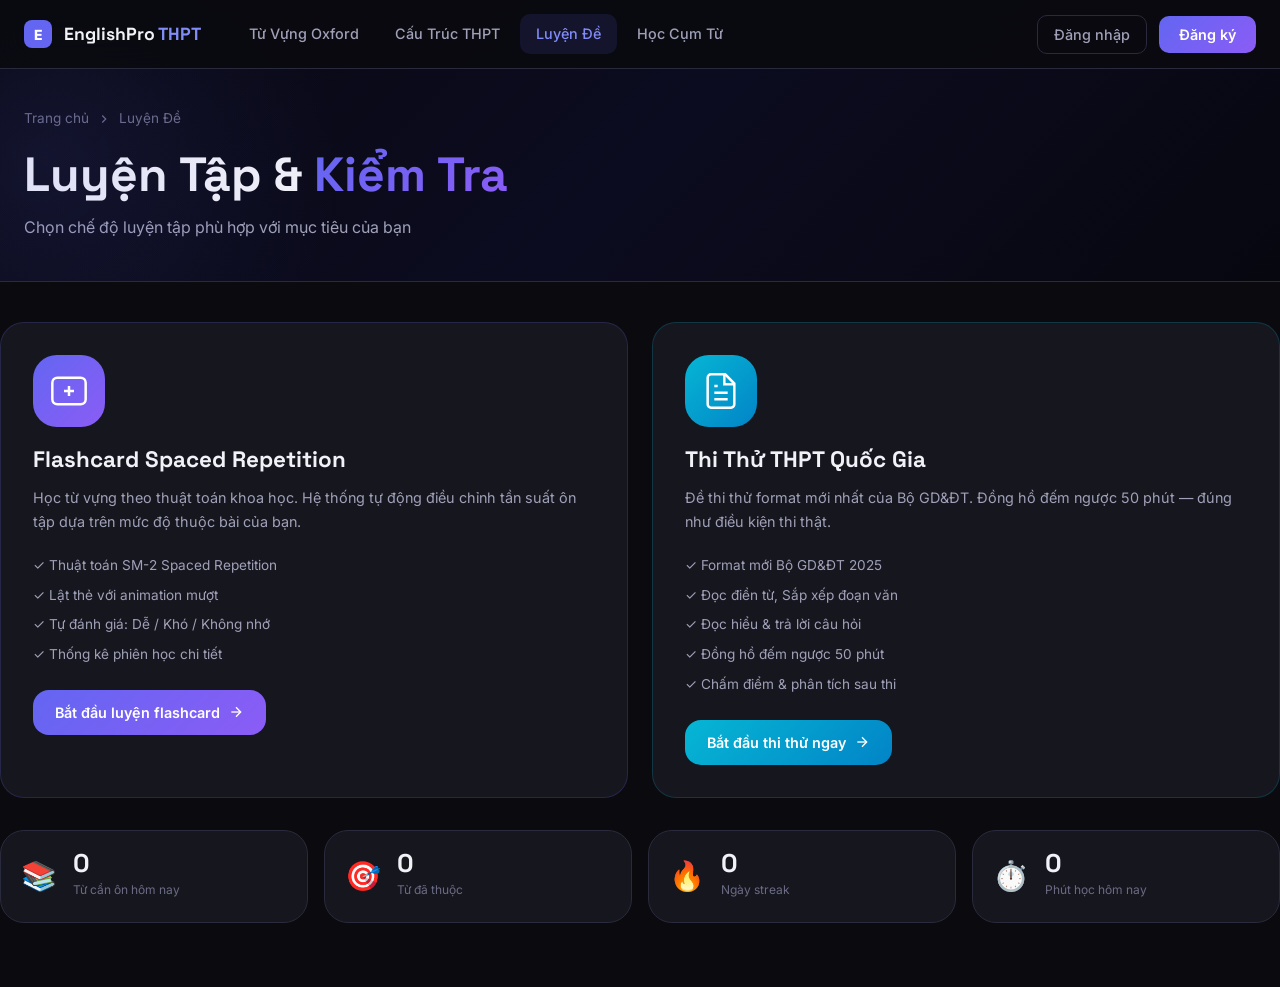
<file: practice.html>
<!DOCTYPE html>
<html lang="vi">
<head>
  <meta charset="UTF-8" />
  <meta name="viewport" content="width=device-width, initial-scale=1.0" />
  <title>Luyện Đề & Flashcard – EnglishPro THPT</title>
  <meta name="description" content="Luyện flashcard Spaced Repetition và thi thử format mới Bộ GD&ĐT với đồng hồ đếm ngược 50 phút." />
  <link rel="preconnect" href="https://fonts.googleapis.com" />
  <link rel="preconnect" href="https://fonts.gstatic.com" crossorigin />
  <link href="https://fonts.googleapis.com/css2?family=Inter:wght@300;400;500;600;700;800;900&family=Space+Grotesk:wght@400;500;600;700&display=swap" rel="stylesheet" />
  <link rel="stylesheet" href="css/main.css" />
  <link rel="stylesheet" href="css/practice.css" />
  <link rel="icon" type="image/svg+xml" href="data:image/svg+xml,%3Csvg xmlns='http://www.w3.org/2000/svg' width='32' height='32'%3E%3Crect width='32' height='32' rx='8' fill='%236366f1'/%3E%3Ctext x='16' y='23' text-anchor='middle' fill='white' font-size='18' font-weight='800' font-family='Inter,sans-serif'%3EE%3C/text%3E%3C/svg%3E" />
  <meta property="og:title" content="Luy&#7879;n &#272;&#7873; & Flashcard – EnglishPro THPT" />
  <meta property="og:description" content="Flashcard Spaced Repetition v&#224; thi th&#7917; THPT Qu&#7889;c Gia v&#7899;i &#273;&#7891;ng h&#7891; 50 ph&#250;t." />
  <meta property="og:type" content="website" />
  <meta property="og:locale" content="vi_VN" />
</head>
<body>

<!-- NAVIGATION -->
<nav class="navbar" id="navbar">
  <div class="nav-container">
    <a href="index.html" class="nav-logo">
      <div class="logo-icon">
        <svg width="28" height="28" viewBox="0 0 28 28" fill="none"><rect width="28" height="28" rx="8" fill="url(#logoGrad)"/><text x="14" y="20" text-anchor="middle" fill="white" font-size="14" font-weight="800" font-family="Inter">E</text><defs><linearGradient id="logoGrad" x1="0" y1="0" x2="28" y2="28"><stop offset="0%" stop-color="#6366f1"/><stop offset="100%" stop-color="#8b5cf6"/></linearGradient></defs></svg>
      </div>
      <span>EnglishPro <span class="logo-accent">THPT</span></span>
    </a>
    <ul class="nav-links" id="navLinks">
      <li><a href="vocabulary.html" class="nav-link">Từ Vựng Oxford</a></li>
      <li><a href="grammar.html" class="nav-link">Cấu Trúc THPT</a></li>
      <li><a href="practice.html" class="nav-link active">Luyện Đề</a></li>
      <li><a href="collocations.html" class="nav-link">Học Cụm Từ</a></li>
    </ul>
    <div class="nav-actions">
      <button class="btn-ghost" onclick="openAuthModal('login')" id="loginBtn">Đăng nhập</button>
      <button class="btn-primary" onclick="openAuthModal('register')" id="registerBtn">Đăng ký</button>
      <div class="user-menu hidden" id="userMenu"><div class="user-avatar" id="userAvatar">A</div><span id="userNameDisplay">Học sinh</span><button class="btn-ghost btn-sm" onclick="logout()">Đăng xuất</button></div>
    </div>
    <button class="nav-toggle" id="navToggle" onclick="toggleNav()"><span></span><span></span><span></span></button>
  </div>
</nav>

<!-- PRACTICE HUB (shown when no mode active) -->
<div id="practiceHub">
  <div class="page-header practice-page-header">
    <div class="container">
      <div class="breadcrumb"><a href="index.html">Trang chủ</a><svg width="14" height="14" viewBox="0 0 24 24" fill="none" stroke="currentColor" stroke-width="2"><polyline points="9 18 15 12 9 6"/></svg><span>Luyện Đề</span></div>
      <h1 class="page-title">Luyện Tập & <span class="gradient-text">Kiểm Tra</span></h1>
      <p class="page-subtitle">Chọn chế độ luyện tập phù hợp với mục tiêu của bạn</p>
    </div>
  </div>

  <div class="container practice-hub-content">
    <div class="practice-mode-grid">

      <!-- Flashcard Mode -->
      <div class="practice-mode-card flashcard-card" onclick="startFlashcard()">
        <div class="practice-mode-icon">
          <svg width="40" height="40" viewBox="0 0 24 24" fill="none" stroke="white" stroke-width="1.5">
            <rect x="2" y="4" width="20" height="16" rx="3"/>
            <path d="M12 9v6M9 12h6"/>
          </svg>
        </div>
        <h2>Flashcard Spaced Repetition</h2>
        <p>Học từ vựng theo thuật toán khoa học. Hệ thống tự động điều chỉnh tần suất ôn tập dựa trên mức độ thuộc bài của bạn.</p>
        <ul class="mode-features">
          <li>✓ Thuật toán SM-2 Spaced Repetition</li>
          <li>✓ Lật thẻ với animation mượt</li>
          <li>✓ Tự đánh giá: Dễ / Khó / Không nhớ</li>
          <li>✓ Thống kê phiên học chi tiết</li>
        </ul>
        <div class="mode-cta">
          Bắt đầu luyện flashcard
          <svg width="16" height="16" viewBox="0 0 24 24" fill="none" stroke="currentColor" stroke-width="2"><line x1="5" y1="12" x2="19" y2="12"/><polyline points="12 5 19 12 12 19"/></svg>
        </div>
      </div>

      <!-- Exam Mode -->
      <div class="practice-mode-card exam-card" onclick="startExam()">
        <div class="practice-mode-icon exam-icon">
          <svg width="40" height="40" viewBox="0 0 24 24" fill="none" stroke="white" stroke-width="1.5">
            <path d="M14.5 2H6a2 2 0 00-2 2v16a2 2 0 002 2h12a2 2 0 002-2V7.5L14.5 2z"/>
            <polyline points="14 2 14 8 20 8"/>
            <line x1="16" y1="13" x2="8" y2="13"/>
            <line x1="16" y1="17" x2="8" y2="17"/>
            <polyline points="10 9 9 9 8 9"/>
          </svg>
        </div>
        <h2>Thi Thử THPT Quốc Gia</h2>
        <p>Đề thi thử format mới nhất của Bộ GD&ĐT. Đồng hồ đếm ngược 50 phút — đúng như điều kiện thi thật.</p>
        <ul class="mode-features">
          <li>✓ Format mới Bộ GD&ĐT 2025</li>
          <li>✓ Đọc điền từ, Sắp xếp đoạn văn</li>
          <li>✓ Đọc hiểu & trả lời câu hỏi</li>
          <li>✓ Đồng hồ đếm ngược 50 phút</li>
          <li>✓ Chấm điểm & phân tích sau thi</li>
        </ul>
        <div class="mode-cta exam-cta">
          Bắt đầu thi thử ngay
          <svg width="16" height="16" viewBox="0 0 24 24" fill="none" stroke="currentColor" stroke-width="2"><line x1="5" y1="12" x2="19" y2="12"/><polyline points="12 5 19 12 12 19"/></svg>
        </div>
      </div>

    </div>

    <!-- Quick Stats -->
    <div class="practice-quick-stats" id="practiceQuickStats">
      <div class="quick-stat">
        <div class="qs-icon">📚</div>
        <div class="qs-info">
          <span class="qs-num" id="qs-due">0</span>
          <span class="qs-label">Từ cần ôn hôm nay</span>
        </div>
      </div>
      <div class="quick-stat">
        <div class="qs-icon">🎯</div>
        <div class="qs-info">
          <span class="qs-num" id="qs-mastered">0</span>
          <span class="qs-label">Từ đã thuộc</span>
        </div>
      </div>
      <div class="quick-stat">
        <div class="qs-icon">🔥</div>
        <div class="qs-info">
          <span class="qs-num" id="qs-streak">0</span>
          <span class="qs-label">Ngày streak</span>
        </div>
      </div>
      <div class="quick-stat">
        <div class="qs-icon">⏱️</div>
        <div class="qs-info">
          <span class="qs-num" id="qs-time">0</span>
          <span class="qs-label">Phút học hôm nay</span>
        </div>
      </div>
    </div>
  </div>
</div>

<!-- FLASHCARD MODE -->
<div id="flashcardMode" style="display:none;">
  <div class="flashcard-header">
    <button class="back-btn" onclick="exitMode()">
      <svg width="20" height="20" viewBox="0 0 24 24" fill="none" stroke="currentColor" stroke-width="2"><polyline points="15 18 9 12 15 6"/></svg>
      Quay lại
    </button>
    <div class="flashcard-header-info">
      <span class="fc-session-label">Phiên học hôm nay</span>
      <div class="fc-progress-bar">
        <div class="fc-progress-fill" id="fcProgressFill" style="width:0%"></div>
      </div>
      <span class="fc-counter" id="fcCounter">0 / 0</span>
    </div>
    <div class="fc-header-stats">
      <span class="fc-stat easy">✓ <span id="fcEasyCount">0</span></span>
      <span class="fc-stat hard">~ <span id="fcHardCount">0</span></span>
      <span class="fc-stat forgot">✗ <span id="fcForgotCount">0</span></span>
    </div>
  </div>

  <div class="flashcard-arena">
    <div class="flashcard-wrap">
      <div class="flashcard" id="flashcard" onclick="flipCard()">
        <div class="flashcard-inner" id="flashcardInner">
          <!-- FRONT -->
          <div class="flashcard-front">
            <div class="fc-top-info">
              <span class="fc-word-count" id="fcWordCount">1 / 20</span>
              <span class="fc-level-badge" id="fcLevelBadge">B1</span>
            </div>
            <div class="fc-front-content">
              <h2 class="fc-word" id="fcWord">environment</h2>
              <p class="fc-ipa" id="fcIpa">/ɪnˈvaɪrənmənt/</p>
              <div class="fc-pos-tag" id="fcPosTag">noun</div>
            </div>
            <div class="fc-hint">
              <svg width="16" height="16" viewBox="0 0 24 24" fill="none" stroke="currentColor" stroke-width="2"><path d="M15 15l-2 5.5-5.5-5.5H5a2 2 0 00-2 2V19a2 2 0 002 2h14a2 2 0 002-2v-2.5a2 2 0 00-2-2h-4z"/><path d="M9 11V7.5a3 3 0 016 0V11"/></svg>
              Click để xem nghĩa
            </div>
          </div>

          <!-- BACK -->
          <div class="flashcard-back">
            <div class="fc-back-word" id="fcBackWord">environment</div>
            <div class="fc-back-meaning-vn" id="fcBackMeaningVN">môi trường, hoàn cảnh xung quanh</div>
            <div class="fc-back-meaning-en" id="fcBackMeaningEN">the natural world, as a whole or in a particular geographical area</div>
            <div class="fc-back-example" id="fcBackExample">
              <em id="fcExampleText">We need to protect the <strong>environment</strong> for future generations.</em>
            </div>
            <div class="fc-back-collocations" id="fcBackCollocations">
              <span class="collocate-tag">protect the environment</span>
              <span class="collocate-tag">natural environment</span>
            </div>
          </div>
        </div>
      </div>
    </div>

    <!-- Rating Buttons (shown after flip) -->
    <div class="fc-rating-buttons" id="fcRatingButtons" style="display:none;">
      <button class="fc-btn-forgot" onclick="rateCard('forgot')">
        <svg width="20" height="20" viewBox="0 0 24 24" fill="none" stroke="currentColor" stroke-width="2"><line x1="18" y1="6" x2="6" y2="18"/><line x1="6" y1="6" x2="18" y2="18"/></svg>
        Không nhớ
        <small>Ôn lại ngay</small>
      </button>
      <button class="fc-btn-hard" onclick="rateCard('hard')">
        <svg width="20" height="20" viewBox="0 0 24 24" fill="none" stroke="currentColor" stroke-width="2"><polyline points="1 4 1 10 7 10"/><path d="M3.51 15a9 9 0 102.13-9.36L1 10"/></svg>
        Khó nhớ
        <small>Ôn sau 1 ngày</small>
      </button>
      <button class="fc-btn-easy" onclick="rateCard('easy')">
        <svg width="20" height="20" viewBox="0 0 24 24" fill="none" stroke="currentColor" stroke-width="2"><polyline points="20 6 9 17 4 12"/></svg>
        Dễ nhớ
        <small>Ôn sau 3 ngày</small>
      </button>
    </div>

    <button class="fc-flip-btn" id="fcFlipBtn" onclick="flipCard()">
      <svg width="18" height="18" viewBox="0 0 24 24" fill="none" stroke="currentColor" stroke-width="2"><polyline points="1 4 1 10 7 10"/><path d="M3.51 15a9 9 0 102.13-9.36L1 10"/></svg>
      Lật thẻ
    </button>
  </div>

  <!-- Session Complete -->
  <div class="fc-session-complete" id="fcSessionComplete" style="display:none;">
    <div class="session-icon">🎊</div>
    <h2>Hoàn thành phiên học!</h2>
    <div class="session-stats-grid">
      <div class="ss-item easy"><span class="ss-num" id="finalEasy">0</span><span class="ss-label">Dễ nhớ</span></div>
      <div class="ss-item hard"><span class="ss-num" id="finalHard">0</span><span class="ss-label">Khó nhớ</span></div>
      <div class="ss-item forgot"><span class="ss-num" id="finalForgot">0</span><span class="ss-label">Chưa nhớ</span></div>
    </div>
    <div class="session-accuracy">
      Độ chính xác: <strong id="sessionAccuracy">0%</strong>
    </div>
    <div class="session-btns">
      <button class="btn-primary" onclick="retryForgotten()">Ôn lại từ chưa nhớ</button>
      <button class="btn-ghost" onclick="exitMode()">Kết thúc</button>
    </div>
  </div>
</div>

<!-- EXAM MODE -->
<div id="examMode" style="display:none;">
  <!-- Exam Config -->
  <div id="examConfig" class="exam-config-screen">
    <div class="container">
      <button class="back-btn" onclick="exitMode()">
        <svg width="20" height="20" viewBox="0 0 24 24" fill="none" stroke="currentColor" stroke-width="2"><polyline points="15 18 9 12 15 6"/></svg>
        Quay lại
      </button>
      <div class="exam-config-content">
        <h2>⚙️ Cấu hình đề thi</h2>
        <div class="config-grid">
          <div class="config-item">
            <label>Thời gian làm bài</label>
            <select id="examTimeSelect">
              <option value="50">50 phút (Chuẩn THPT)</option>
              <option value="30">30 phút (Rút gọn)</option>
              <option value="20">20 phút (Luyện nhanh)</option>
            </select>
          </div>
          <div class="config-item">
            <label>Loại đề</label>
            <select id="examTypeSelect">
              <option value="mixed">Tổng hợp (khuyến nghị)</option>
              <option value="vocab">Chỉ từ vựng & điền từ</option>
              <option value="grammar">Chỉ ngữ pháp</option>
              <option value="reading">Chỉ đọc hiểu</option>
            </select>
          </div>
        </div>
        <button class="btn-primary btn-lg btn-start-exam" onclick="beginExam()">
          <svg width="20" height="20" viewBox="0 0 24 24" fill="none" stroke="currentColor" stroke-width="2"><polygon points="5 3 19 12 5 21 5 3"/></svg>
          Bắt đầu thi thử
        </button>
      </div>
    </div>
  </div>

  <!-- Exam Paper -->
  <div id="examPaper" class="exam-paper" style="display:none;">
    <div class="exam-topbar">
      <div class="exam-topbar-left">
        <span class="exam-title-badge">📝 Đề Thi Thử THPT Quốc Gia</span>
      </div>
      <div class="exam-timer" id="examTimer">
        <svg width="18" height="18" viewBox="0 0 24 24" fill="none" stroke="currentColor" stroke-width="2"><circle cx="12" cy="12" r="10"/><polyline points="12 6 12 12 16 14"/></svg>
        <span id="timerDisplay">50:00</span>
      </div>
      <div class="exam-topbar-right">
        <span id="answeredCount">0</span> / <span id="totalQuestions">20</span> đã trả lời
        <button class="btn-submit-exam" onclick="submitExam()">Nộp bài</button>
      </div>
    </div>

    <div class="exam-body container">
      <div class="exam-sections" id="examSections">
        <!-- Rendered by JS -->
      </div>
    </div>
  </div>

  <!-- Exam Results -->
  <div id="examResults" class="exam-results-screen" style="display:none;">
    <div class="container">
      <div class="exam-results-card">
        <div class="results-header">
          <div class="results-trophy" id="resultsTrophy">🏆</div>
          <h2>Kết quả thi thử</h2>
        </div>

        <div class="results-score-big">
          <span class="score-num" id="examFinalScore">8.0</span>
          <span class="score-max">/ 10.0</span>
        </div>

        <div class="results-breakdown">
          <div class="breakdown-item">
            <span class="breakdown-label">Đúng</span>
            <span class="breakdown-val correct" id="correctCount">16</span>
          </div>
          <div class="breakdown-item">
            <span class="breakdown-label">Sai</span>
            <span class="breakdown-val wrong" id="wrongCount">4</span>
          </div>
          <div class="breakdown-item">
            <span class="breakdown-label">Bỏ qua</span>
            <span class="breakdown-val skipped" id="skippedCount">0</span>
          </div>
          <div class="breakdown-item">
            <span class="breakdown-label">Thời gian</span>
            <span class="breakdown-val" id="examTimeUsed">32:15</span>
          </div>
        </div>

        <div class="results-message" id="resultsMessage">
          Kết quả tốt! Bạn có thể đạt điểm 8 nếu duy trì phong độ này.
        </div>

        <div class="results-review-section" id="reviewSection">
          <h3>📋 Xem lại đáp án</h3>
          <div id="reviewList"></div>
        </div>

        <div class="results-actions">
          <button class="btn-primary" onclick="startExam()">Thi lại ngay</button>
          <button class="btn-ghost" onclick="exitMode()">Về trang luyện đề</button>
        </div>
      </div>
    </div>
  </div>
</div>

<!-- AUTH MODAL -->
<div class="modal-overlay" id="authModal" onclick="closeAuthModal(event)">
  <div class="modal" id="authModalContent">
    <button class="modal-close" onclick="closeModal()"><svg width="20" height="20" viewBox="0 0 24 24" fill="none" stroke="currentColor" stroke-width="2"><line x1="18" y1="6" x2="6" y2="18"/><line x1="6" y1="6" x2="18" y2="18"/></svg></button>
    <div class="modal-tabs"><button class="tab-btn active" id="loginTab" onclick="switchTab('login')">Đăng nhập</button><button class="tab-btn" id="registerTab" onclick="switchTab('register')">Đăng ký</button></div>
    <div class="tab-content active" id="loginContent">
      <div class="modal-header"><h2>Chào mừng trở lại! 👋</h2><p>Tiếp tục hành trình học tiếng Anh của bạn</p></div>
      <form onsubmit="handleLogin(event)"><div class="form-group"><label>Email</label><input type="email" id="loginEmail" placeholder="example@email.com" required /></div><div class="form-group"><label>Mật khẩu</label><input type="password" id="loginPassword" placeholder="••••••••" required /></div><button type="submit" class="btn-primary btn-full">Đăng nhập</button><p style="text-align:center;margin-top:8px;"><a onclick="handleForgotPassword()" style="cursor:pointer;color:var(--primary-light);font-size:0.85rem;">Quên mật khẩu?</a></p></form>
      <p class="modal-switch">Chưa có tài khoản? <a onclick="switchTab('register')">Đăng ký ngay</a></p>
    </div>
    <div class="tab-content" id="registerContent">
      <div class="modal-header"><h2>Bắt đầu miễn phí! 🚀</h2><p>Tạo tài khoản để theo dõi tiến độ học tập</p></div>
      <form onsubmit="handleRegister(event)"><div class="form-group"><label>Tên học sinh</label><input type="text" id="regName" placeholder="Nguyễn Văn A" required /></div><div class="form-group"><label>Email</label><input type="email" id="regEmail" placeholder="example@email.com" required /></div><div class="form-group"><label>Mật khẩu</label><input type="password" id="regPassword" placeholder="Tối thiểu 6 ký tự" required /></div><div class="form-group"><label>Mục tiêu điểm THPT</label><select id="regTarget"><option value="6">6.0 – Đủ điểm xét tuyển</option><option value="7">7.0 – Trung bình khá</option><option value="8" selected>8.0 – Khá Giỏi</option><option value="9">9.0 – Xuất sắc</option><option value="10">10.0 – Hoàn hảo tuyệt đối</option></select></div><button type="submit" class="btn-primary btn-full">Tạo tài khoản</button></form>
      <p class="modal-switch">Đã có tài khoản? <a onclick="switchTab('login')">Đăng nhập</a></p>
    </div>
  </div>
</div>

<footer class="footer" id="practiceFooter" style="display:none;">
  <div class="container">
    <div class="footer-bottom">
      <p>© 2025 EnglishPro THPT · <a href="index.html">Trang chủ</a></p>
    </div>
  </div>
</footer>

<script src="js/data.js"></script>
<script src="js/data-extra.js"></script>
<script src="js/data-oxford.js"></script>
<script src="js/app.js"></script>
<script src="js/practice.js"></script>
</body>
</html>
</file>
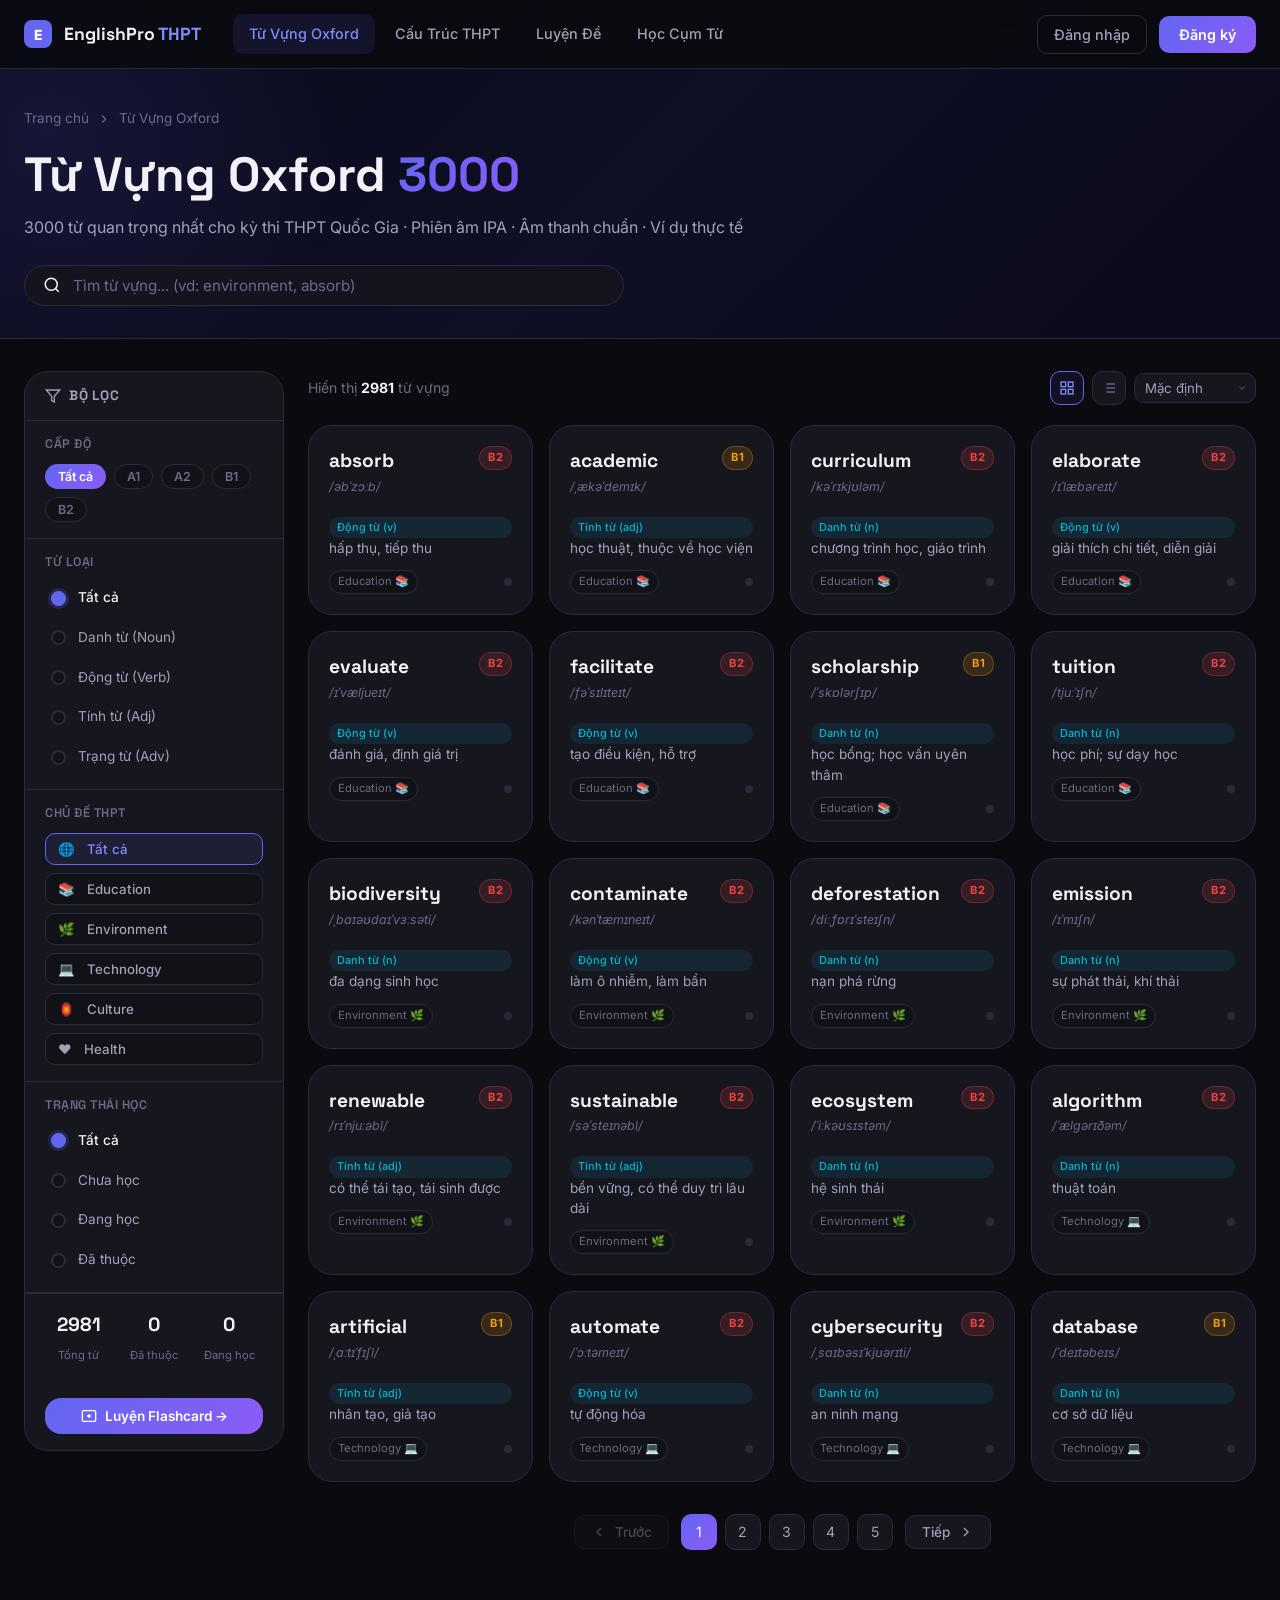
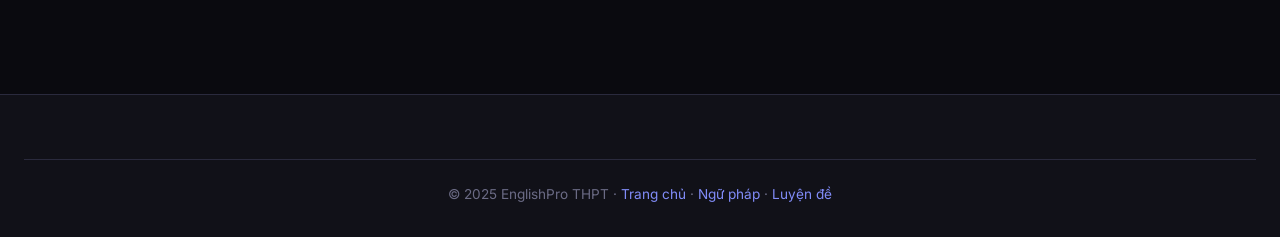
<file: vocabulary.html>
<!DOCTYPE html>
<html lang="vi">

<head>
  <meta charset="UTF-8" />
  <meta name="viewport" content="width=device-width, initial-scale=1.0" />
  <title>Từ Vựng Oxford 3000 – EnglishPro THPT</title>
  <meta name="description"
    content="Học toàn bộ 3000 từ vựng Oxford quan trọng nhất cho kỳ thi THPT Quốc Gia. Có phiên âm, âm thanh, ví dụ thực tế." />
  <link rel="preconnect" href="https://fonts.googleapis.com" />
  <link rel="preconnect" href="https://fonts.gstatic.com" crossorigin />
  <link
    href="https://fonts.googleapis.com/css2?family=Inter:wght@300;400;500;600;700;800;900&family=Space+Grotesk:wght@400;500;600;700&display=swap"
    rel="stylesheet" />
  <link rel="stylesheet" href="css/main.css" />
  <link rel="stylesheet" href="css/vocabulary.css" />
  <link rel="icon" type="image/svg+xml" href="data:image/svg+xml,%3Csvg xmlns='http://www.w3.org/2000/svg' width='32' height='32'%3E%3Crect width='32' height='32' rx='8' fill='%236366f1'/%3E%3Ctext x='16' y='23' text-anchor='middle' fill='white' font-size='18' font-weight='800' font-family='Inter,sans-serif'%3EE%3C/text%3E%3C/svg%3E" />
  <meta property="og:title" content="T&#7915; V&#7921;ng Oxford 3000 – EnglishPro THPT" />
  <meta property="og:description" content="H&#7885;c to&#224;n b&#7897; 3000 t&#7915; v&#7921;ng Oxford cho k&#7923; thi THPT Qu&#7889;c Gia." />
  <meta property="og:type" content="website" />
  <meta property="og:locale" content="vi_VN" />
</head>

<body>

  <!-- NAVIGATION -->
  <nav class="navbar" id="navbar">
    <div class="nav-container">
      <a href="index.html" class="nav-logo">
        <div class="logo-icon">
          <svg width="28" height="28" viewBox="0 0 28 28" fill="none">
            <rect width="28" height="28" rx="8" fill="url(#logoGrad)" />
            <text x="14" y="20" text-anchor="middle" fill="white" font-size="14" font-weight="800"
              font-family="Inter">E</text>
            <defs>
              <linearGradient id="logoGrad" x1="0" y1="0" x2="28" y2="28">
                <stop offset="0%" stop-color="#6366f1" />
                <stop offset="100%" stop-color="#8b5cf6" />
              </linearGradient>
            </defs>
          </svg>
        </div>
        <span>EnglishPro <span class="logo-accent">THPT</span></span>
      </a>
      <ul class="nav-links" id="navLinks">
        <li><a href="vocabulary.html" class="nav-link active">Từ Vựng Oxford</a></li>
        <li><a href="grammar.html" class="nav-link">Cấu Trúc THPT</a></li>
        <li><a href="practice.html" class="nav-link">Luyện Đề</a></li>
        <li><a href="collocations.html" class="nav-link">Học Cụm Từ</a></li>
      </ul>
      <div class="nav-actions">
        <button class="btn-ghost" onclick="openAuthModal('login')" id="loginBtn">Đăng nhập</button>
        <button class="btn-primary" onclick="openAuthModal('register')" id="registerBtn">Đăng ký</button>
        <div class="user-menu hidden" id="userMenu">
          <div class="user-avatar" id="userAvatar">A</div>
          <span id="userNameDisplay">Học sinh</span>
          <button class="btn-ghost btn-sm" onclick="logout()">Đăng xuất</button>
        </div>
      </div>
      <button class="nav-toggle" id="navToggle" onclick="toggleNav()"><span></span><span></span><span></span></button>
    </div>
  </nav>

  <!-- PAGE HEADER -->
  <div class="page-header vocab-page-header">
    <div class="container">
      <div class="page-header-content">
        <div class="breadcrumb">
          <a href="index.html">Trang chủ</a>
          <svg width="14" height="14" viewBox="0 0 24 24" fill="none" stroke="currentColor" stroke-width="2">
            <polyline points="9 18 15 12 9 6" />
          </svg>
          <span>Từ Vựng Oxford</span>
        </div>
        <h1 class="page-title">Từ Vựng Oxford <span class="gradient-text">3000</span></h1>
        <p class="page-subtitle">3000 từ quan trọng nhất cho kỳ thi THPT Quốc Gia · Phiên âm IPA · Âm thanh chuẩn · Ví
          dụ thực tế</p>

        <div class="vocab-search-bar">
          <svg class="search-icon" width="18" height="18" viewBox="0 0 24 24" fill="none" stroke="currentColor"
            stroke-width="2">
            <circle cx="11" cy="11" r="8" />
            <line x1="21" y1="21" x2="16.65" y2="16.65" />
          </svg>
          <input type="text" id="vocabSearchInput" placeholder="Tìm từ vựng... (vd: environment, absorb)"
            oninput="filterVocab()" />
          <button class="clear-search" onclick="clearSearch()" id="clearSearchBtn" style="display:none;">✕</button>
        </div>
      </div>
    </div>
  </div>

  <!-- MAIN LAYOUT -->
  <div class="vocab-layout container">

    <!-- SIDEBAR FILTERS -->
    <aside class="vocab-sidebar" id="vocabSidebar">
      <div class="sidebar-section">
        <h3 class="sidebar-title">
          <svg width="16" height="16" viewBox="0 0 24 24" fill="none" stroke="currentColor" stroke-width="2">
            <polygon points="22 3 2 3 10 12.46 10 19 14 21 14 12.46 22 3" />
          </svg>
          Bộ lọc
        </h3>
      </div>

      <!-- Level Filter -->
      <div class="sidebar-section">
        <h4 class="filter-title">Cấp độ</h4>
        <div class="filter-chips">
          <button class="filter-chip active" data-filter="level" data-value="all"
            onclick="setFilter('level','all',this)">Tất cả</button>
          <button class="filter-chip level-chip-a1" data-filter="level" data-value="A1"
            onclick="setFilter('level','A1',this)">A1</button>
          <button class="filter-chip level-chip-a2" data-filter="level" data-value="A2"
            onclick="setFilter('level','A2',this)">A2</button>
          <button class="filter-chip level-chip-b1" data-filter="level" data-value="B1"
            onclick="setFilter('level','B1',this)">B1</button>
          <button class="filter-chip level-chip-b2" data-filter="level" data-value="B2"
            onclick="setFilter('level','B2',this)">B2</button>
        </div>
      </div>

      <!-- Part of Speech Filter -->
      <div class="sidebar-section">
        <h4 class="filter-title">Từ loại</h4>
        <div class="filter-list">
          <label class="filter-check"><input type="radio" name="pos" value="all" checked
              onchange="setFilter('pos','all',this)"><span>Tất cả</span></label>
          <label class="filter-check"><input type="radio" name="pos" value="noun"
              onchange="setFilter('pos','noun',this)"><span>Danh từ (Noun)</span></label>
          <label class="filter-check"><input type="radio" name="pos" value="verb"
              onchange="setFilter('pos','verb',this)"><span>Động từ (Verb)</span></label>
          <label class="filter-check"><input type="radio" name="pos" value="adjective"
              onchange="setFilter('pos','adjective',this)"><span>Tính từ (Adj)</span></label>
          <label class="filter-check"><input type="radio" name="pos" value="adverb"
              onchange="setFilter('pos','adverb',this)"><span>Trạng từ (Adv)</span></label>
        </div>
      </div>

      <!-- Topic Filter -->
      <div class="sidebar-section">
        <h4 class="filter-title">Chủ đề THPT</h4>
        <div class="filter-topics">
          <button class="topic-chip active" data-filter="topic" data-value="all"
            onclick="setFilter('topic','all',this)">
            <span>🌐</span> Tất cả
          </button>
          <button class="topic-chip" data-filter="topic" data-value="education"
            onclick="setFilter('topic','education',this)">
            <span>📚</span> Education
          </button>
          <button class="topic-chip" data-filter="topic" data-value="environment"
            onclick="setFilter('topic','environment',this)">
            <span>🌿</span> Environment
          </button>
          <button class="topic-chip" data-filter="topic" data-value="technology"
            onclick="setFilter('topic','technology',this)">
            <span>💻</span> Technology
          </button>
          <button class="topic-chip" data-filter="topic" data-value="culture"
            onclick="setFilter('topic','culture',this)">
            <span>🏮</span> Culture
          </button>
          <button class="topic-chip" data-filter="topic" data-value="health" onclick="setFilter('topic','health',this)">
            <span>❤️</span> Health
          </button>
        </div>
      </div>

      <!-- Status Filter (logged in) -->
      <div class="sidebar-section" id="statusFilter">
        <h4 class="filter-title">Trạng thái học</h4>
        <div class="filter-list">
          <label class="filter-check"><input type="radio" name="status" value="all" checked
              onchange="setFilter('status','all',this)"><span>Tất cả</span></label>
          <label class="filter-check"><input type="radio" name="status" value="new"
              onchange="setFilter('status','new',this)"><span>Chưa học</span></label>
          <label class="filter-check"><input type="radio" name="status" value="learning"
              onchange="setFilter('status','learning',this)"><span>Đang học</span></label>
          <label class="filter-check"><input type="radio" name="status" value="mastered"
              onchange="setFilter('status','mastered',this)"><span>Đã thuộc</span></label>
        </div>
      </div>

      <!-- Stats -->
      <div class="sidebar-stats">
        <div class="sidebar-stat-item">
          <span class="sidebar-stat-num" id="totalWordsCount">0</span>
          <span class="sidebar-stat-label">Tổng từ</span>
        </div>
        <div class="sidebar-stat-item">
          <span class="sidebar-stat-num" id="masteredWordsCount">0</span>
          <span class="sidebar-stat-label">Đã thuộc</span>
        </div>
        <div class="sidebar-stat-item">
          <span class="sidebar-stat-num" id="learningWordsCount">0</span>
          <span class="sidebar-stat-label">Đang học</span>
        </div>
      </div>

      <button class="btn-flashcard-mode" onclick="window.location.href='practice.html?mode=flashcard'">
        <svg width="16" height="16" viewBox="0 0 24 24" fill="none" stroke="currentColor" stroke-width="2">
          <rect x="2" y="4" width="20" height="16" rx="2" />
          <path d="M12 9v6" />
          <path d="M9 12h6" />
        </svg>
        Luyện Flashcard →
      </button>
    </aside>

    <!-- MAIN CONTENT -->
    <main class="vocab-main">
      <!-- Sort & View Controls -->
      <div class="vocab-controls">
        <div class="results-info">
          Hiển thị <strong id="resultsCount">0</strong> từ vựng
        </div>
        <div class="view-controls">
          <button class="view-btn active" id="gridViewBtn" onclick="setView('grid')" title="Dạng lưới">
            <svg width="16" height="16" viewBox="0 0 24 24" fill="none" stroke="currentColor" stroke-width="2">
              <rect x="3" y="3" width="7" height="7" />
              <rect x="14" y="3" width="7" height="7" />
              <rect x="14" y="14" width="7" height="7" />
              <rect x="3" y="14" width="7" height="7" />
            </svg>
          </button>
          <button class="view-btn" id="listViewBtn" onclick="setView('list')" title="Dạng danh sách">
            <svg width="16" height="16" viewBox="0 0 24 24" fill="none" stroke="currentColor" stroke-width="2">
              <line x1="8" y1="6" x2="21" y2="6" />
              <line x1="8" y1="12" x2="21" y2="12" />
              <line x1="8" y1="18" x2="21" y2="18" />
              <line x1="3" y1="6" x2="3.01" y2="6" />
              <line x1="3" y1="12" x2="3.01" y2="12" />
              <line x1="3" y1="18" x2="3.01" y2="18" />
            </svg>
          </button>
          <select id="sortSelect" onchange="setSortOrder(this.value)" class="sort-select">
            <option value="default">Mặc định</option>
            <option value="az">A → Z</option>
            <option value="za">Z → A</option>
            <option value="level">Theo cấp độ</option>
          </select>
        </div>
      </div>

      <!-- Word Cards Grid -->
      <div class="vocab-grid" id="vocabGrid">
        <!-- Rendered by JS -->
      </div>

      <!-- Pagination -->
      <div class="pagination" id="paginationDiv">
        <button class="page-btn" id="prevBtn" onclick="changePage(-1)">
          <svg width="16" height="16" viewBox="0 0 24 24" fill="none" stroke="currentColor" stroke-width="2">
            <polyline points="15 18 9 12 15 6" />
          </svg>
          Trước
        </button>
        <div class="page-numbers" id="pageNumbers"></div>
        <button class="page-btn" id="nextBtn" onclick="changePage(1)">
          Tiếp
          <svg width="16" height="16" viewBox="0 0 24 24" fill="none" stroke="currentColor" stroke-width="2">
            <polyline points="9 18 15 12 9 6" />
          </svg>
        </button>
      </div>
    </main>
  </div>

  <!-- WORD DETAIL MODAL -->
  <div class="modal-overlay" id="wordModal" onclick="closeWordModal(event)">
    <div class="word-modal-content" id="wordModalContent">
      <button class="modal-close" onclick="closeModal()">
        <svg width="20" height="20" viewBox="0 0 24 24" fill="none" stroke="currentColor" stroke-width="2">
          <line x1="18" y1="6" x2="6" y2="18" />
          <line x1="6" y1="6" x2="18" y2="18" />
        </svg>
      </button>

      <!-- Word Header -->
      <div class="word-modal-header">
        <div class="word-modal-main">
          <div class="word-modal-title-row">
            <h2 class="word-modal-name" id="modal-word-name">word</h2>
            <span class="word-modal-pos" id="modal-word-pos">noun</span>
            <span class="word-modal-level" id="modal-word-level">B1</span>
          </div>
          <div class="word-modal-phonetics">
            <span class="ipa-label">IPA:</span>
            <span class="ipa-text" id="modal-ipa">/wɜːd/</span>
            <button class="audio-btn" onclick="playModalAudio('uk')" title="Phát âm Anh-Anh">
              <svg width="16" height="16" viewBox="0 0 24 24" fill="none" stroke="currentColor" stroke-width="2">
                <polygon points="11 5 6 9 2 9 2 15 6 15 11 19 11 5" />
                <path d="M15.54 8.46a5 5 0 010 7.07" />
              </svg>
              UK
            </button>
            <button class="audio-btn" onclick="playModalAudio('us')" title="Phát âm Anh-Mỹ">
              <svg width="16" height="16" viewBox="0 0 24 24" fill="none" stroke="currentColor" stroke-width="2">
                <polygon points="11 5 6 9 2 9 2 15 6 15 11 19 11 5" />
                <path d="M19.07 4.93a10 10 0 010 14.14" />
                <path d="M15.54 8.46a5 5 0 010 7.07" />
              </svg>
              US
            </button>
          </div>
        </div>
        <div class="word-modal-topic-badge" id="modal-topic-badge">Education</div>
      </div>

      <!-- Meanings -->
      <div class="word-modal-section">
        <div class="modal-meaning-vn">
          <span class="meaning-flag">🇻🇳</span>
          <div>
            <span class="meaning-label">Tiếng Việt</span>
            <p id="modal-meaning-vn">nghĩa tiếng Việt</p>
          </div>
        </div>
        <div class="modal-meaning-en">
          <span class="meaning-flag">🇬🇧</span>
          <div>
            <span class="meaning-label">English Definition</span>
            <p id="modal-meaning-en">English definition here</p>
          </div>
        </div>
      </div>

      <!-- Collocations -->
      <div class="word-modal-section">
        <h4 class="modal-section-title">
          <svg width="16" height="16" viewBox="0 0 24 24" fill="none" stroke="currentColor" stroke-width="2">
            <path d="M17 3a2.828 2.828 0 114 4L7.5 20.5 2 22l1.5-5.5L17 3z" />
          </svg>
          Collocation đi kèm
        </h4>
        <div class="collocation-tags" id="modal-collocations"></div>
      </div>

      <!-- Examples -->
      <div class="word-modal-section">
        <h4 class="modal-section-title">
          <svg width="16" height="16" viewBox="0 0 24 24" fill="none" stroke="currentColor" stroke-width="2">
            <path d="M21 15a2 2 0 01-2 2H7l-4 4V5a2 2 0 012-2h14a2 2 0 012 2z" />
          </svg>
          Câu ví dụ thực tế (Đề THPT)
        </h4>
        <div id="modal-examples" class="examples-list"></div>
      </div>

      <!-- Synonyms -->
      <div class="word-modal-section" id="synonymsSection">
        <h4 class="modal-section-title">
          <svg width="16" height="16" viewBox="0 0 24 24" fill="none" stroke="currentColor" stroke-width="2">
            <polyline points="7 17 17 7" />
            <polyline points="7 7 17 7 17 17" />
          </svg>
          Từ đồng nghĩa
        </h4>
        <div class="synonym-tags" id="modal-synonyms"></div>
      </div>

      <!-- Action Buttons -->
      <div class="word-modal-actions">
        <button class="modal-btn-mastered" id="btnMastered" onclick="markCurrentWord(2)">
          <svg width="18" height="18" viewBox="0 0 24 24" fill="none" stroke="currentColor" stroke-width="2">
            <polyline points="20 6 9 17 4 12" />
          </svg>
          Đã thuộc
        </button>
        <button class="modal-btn-review" id="btnReview" onclick="markCurrentWord(1)">
          <svg width="18" height="18" viewBox="0 0 24 24" fill="none" stroke="currentColor" stroke-width="2">
            <polyline points="1 4 1 10 7 10" />
            <path d="M3.51 15a9 9 0 102.13-9.36L1 10" />
          </svg>
          Cần ôn lại
        </button>
        <button class="modal-btn-next" onclick="showNextWord()">
          Từ tiếp theo
          <svg width="18" height="18" viewBox="0 0 24 24" fill="none" stroke="currentColor" stroke-width="2">
            <line x1="5" y1="12" x2="19" y2="12" />
            <polyline points="12 5 19 12 12 19" />
          </svg>
        </button>
      </div>
    </div>
  </div>

  <!-- AUTH MODAL (shared) -->
  <div class="modal-overlay" id="authModal" onclick="closeAuthModal(event)">
    <div class="modal" id="authModalContent">
      <button class="modal-close" onclick="closeModal()"><svg width="20" height="20" viewBox="0 0 24 24" fill="none"
          stroke="currentColor" stroke-width="2">
          <line x1="18" y1="6" x2="6" y2="18" />
          <line x1="6" y1="6" x2="18" y2="18" />
        </svg></button>
      <div class="modal-tabs">
        <button class="tab-btn active" id="loginTab" onclick="switchTab('login')">Đăng nhập</button>
        <button class="tab-btn" id="registerTab" onclick="switchTab('register')">Đăng ký</button>
      </div>
      <div class="tab-content active" id="loginContent">
        <div class="modal-header">
          <h2>Chào mừng trở lại! 👋</h2>
          <p>Tiếp tục hành trình học tiếng Anh của bạn</p>
        </div>
        <form onsubmit="handleLogin(event)">
          <div class="form-group"><label>Email</label><input type="email" id="loginEmail"
              placeholder="example@email.com" required /></div>
          <div class="form-group"><label>Mật khẩu</label><input type="password" id="loginPassword"
              placeholder="••••••••" required /></div>
          <button type="submit" class="btn-primary btn-full">Đăng nhập</button>
          <p style="text-align:center;margin-top:8px;"><a onclick="handleForgotPassword()" style="cursor:pointer;color:var(--primary-light);font-size:0.85rem;">Quên mật khẩu?</a></p>
        </form>
        <p class="modal-switch">Chưa có tài khoản? <a onclick="switchTab('register')">Đăng ký ngay</a></p>
      </div>
      <div class="tab-content" id="registerContent">
        <div class="modal-header">
          <h2>Bắt đầu miễn phí! 🚀</h2>
          <p>Tạo tài khoản để theo dõi tiến độ học tập</p>
        </div>
        <form onsubmit="handleRegister(event)">
          <div class="form-group"><label>Tên học sinh</label><input type="text" id="regName" placeholder="Nguyễn Văn A" required /></div>
          <div class="form-group"><label>Email</label><input type="email" id="regEmail" placeholder="example@email.com" required /></div>
          <div class="form-group"><label>Mật khẩu</label><input type="password" id="regPassword" placeholder="Tối thiểu 6 ký tự" required /></div>
          <div class="form-group"><label>Mục tiêu điểm THPT</label><select id="regTarget">
              <option value="6">6.0 – Đủ điểm xét tuyển</option>
              <option value="7">7.0 – Trung bình khá</option>
              <option value="8" selected>8.0 – Khá Giỏi</option>
              <option value="9">9.0 – Xuất sắc</option>
              <option value="10">10.0 – Hoàn hảo tuyệt đối</option>
            </select></div>
          <button type="submit" class="btn-primary btn-full">Tạo tài khoản</button>
        </form>
        <p class="modal-switch">Đã có tài khoản? <a onclick="switchTab('login')">Đăng nhập</a></p>
      </div>
    </div>
  </div>

  <footer class="footer">
    <div class="container">
      <div class="footer-bottom">
        <p>© 2025 EnglishPro THPT · <a href="index.html">Trang chủ</a> · <a href="grammar.html">Ngữ pháp</a> · <a
            href="practice.html">Luyện đề</a></p>
      </div>
    </div>
  </footer>

  <script src="js/data.js"></script>
  <script src="js/data-extra.js"></script>
  <script src="js/data-oxford.js"></script>
  <script src="js/app.js"></script>
  <script src="js/vocabulary.js"></script>
</body>

</html>
</file>
<file: css/main.css>
/* ============================================================
   ENGLISHPRO THPT — MAIN CSS (Design System + Shared Components)
   ============================================================ */

/* --- Google Fonts already loaded in HTML head --- */

/* ---- CSS Variables ---- */
:root {
  /* Colors */
  --primary: #6366f1;
  --primary-dark: #4f46e5;
  --primary-light: #818cf8;
  --secondary: #8b5cf6;
  --accent: #06b6d4;
  --accent-green: #10b981;
  --accent-orange: #f59e0b;
  --accent-red: #ef4444;
  --accent-pink: #ec4899;

  /* Dark Background System */
  --bg-base: #0a0a0f;
  --bg-surface: #111118;
  --bg-card: #16161f;
  --bg-card-hover: #1e1e2d;
  --bg-border: #2a2a3d;
  --bg-input: #1a1a27;

  /* Text */
  --text-primary: #f1f1f8;
  --text-secondary: #a0a0b8;
  --text-muted: #6b6b85;
  --text-accent: #818cf8;

  /* Gradients */
  --gradient-primary: linear-gradient(135deg, #6366f1, #8b5cf6);
  --gradient-hero: linear-gradient(135deg, #0a0a1a 0%, #0f0f25 50%, #0a0a1a 100%);
  --gradient-card: linear-gradient(135deg, rgba(99,102,241,0.08), rgba(139,92,246,0.08));

  /* Levels */
  --level-a1: #22c55e;
  --level-a2: #3b82f6;
  --level-b1: #f59e0b;
  --level-b2: #ef4444;

  /* Spacing */
  --space-1: 4px;
  --space-2: 8px;
  --space-3: 12px;
  --space-4: 16px;
  --space-5: 20px;
  --space-6: 24px;
  --space-8: 32px;
  --space-10: 40px;
  --space-12: 48px;
  --space-16: 64px;
  --space-20: 80px;

  /* Border Radius */
  --radius-sm: 6px;
  --radius-md: 10px;
  --radius-lg: 16px;
  --radius-xl: 24px;
  --radius-full: 9999px;

  /* Shadows */
  --shadow-sm: 0 1px 3px rgba(0,0,0,0.5);
  --shadow-md: 0 4px 16px rgba(0,0,0,0.4);
  --shadow-lg: 0 8px 32px rgba(0,0,0,0.5);
  --shadow-glow: 0 0 24px rgba(99,102,241,0.3);

  /* Transitions */
  --transition: all 0.2s ease;
  --transition-slow: all 0.4s ease;

  /* Font */
  --font-main: 'Inter', sans-serif;
  --font-display: 'Space Grotesk', sans-serif;
}

/* ---- Reset & Base ---- */
*, *::before, *::after { box-sizing: border-box; margin: 0; padding: 0; }
html { scroll-behavior: smooth; }
body {
  font-family: var(--font-main);
  background-color: var(--bg-base);
  color: var(--text-primary);
  line-height: 1.6;
  -webkit-font-smoothing: antialiased;
  min-height: 100vh;
}
a { color: var(--primary-light); text-decoration: none; transition: var(--transition); }
a:hover { color: var(--text-primary); }
img { max-width: 100%; display: block; }
button { cursor: pointer; border: none; outline: none; font-family: var(--font-main); }
input, select, textarea { font-family: var(--font-main); }
ul { list-style: none; }

/* ---- Container ---- */
.container {
  max-width: 1280px;
  margin: 0 auto;
  padding: 0 var(--space-6);
}

/* ---- Typography ---- */
h1, h2, h3, h4, h5, h6 { font-family: var(--font-display); font-weight: 700; line-height: 1.2; }
.gradient-text {
  background: var(--gradient-primary);
  -webkit-background-clip: text;
  -webkit-text-fill-color: transparent;
  background-clip: text;
}

/* ============================================================
   NAVIGATION
   ============================================================ */
.navbar {
  position: fixed;
  top: 0;
  left: 0;
  right: 0;
  z-index: 1000;
  background: rgba(10,10,15,0.85);
  backdrop-filter: blur(20px);
  -webkit-backdrop-filter: blur(20px);
  border-bottom: 1px solid var(--bg-border);
  transition: var(--transition);
}
.navbar.scrolled {
  background: rgba(10,10,15,0.97);
  box-shadow: 0 2px 20px rgba(0,0,0,0.5);
}
.nav-container {
  max-width: 1280px;
  margin: 0 auto;
  padding: 0 var(--space-6);
  height: 68px;
  display: flex;
  align-items: center;
  gap: var(--space-8);
}
.nav-logo {
  display: flex;
  align-items: center;
  gap: var(--space-3);
  font-family: var(--font-display);
  font-weight: 700;
  font-size: 1.1rem;
  color: var(--text-primary);
  white-space: nowrap;
}
.nav-logo:hover { color: var(--text-primary); }
.logo-icon { display: flex; align-items: center; flex-shrink: 0; }
.logo-accent { color: var(--primary-light); }
.nav-links {
  display: flex;
  align-items: center;
  gap: var(--space-1);
  flex: 1;
}
.nav-link {
  display: flex;
  align-items: center;
  gap: var(--space-2);
  padding: var(--space-2) var(--space-4);
  border-radius: var(--radius-md);
  color: var(--text-secondary);
  font-weight: 500;
  font-size: 0.9rem;
  transition: var(--transition);
  white-space: nowrap;
}
.nav-link:hover, .nav-link.active {
  color: var(--text-primary);
  background: rgba(99,102,241,0.12);
}
.nav-link.active { color: var(--primary-light); }
.nav-actions {
  display: flex;
  align-items: center;
  gap: var(--space-3);
  margin-left: auto;
  white-space: nowrap;
}
.nav-toggle {
  display: none;
  flex-direction: column;
  gap: 5px;
  padding: var(--space-2);
  background: none;
  border-radius: var(--radius-sm);
  flex-shrink: 0;
}
.nav-toggle span {
  display: block;
  width: 22px;
  height: 2px;
  background: var(--text-secondary);
  border-radius: 2px;
  transition: var(--transition);
}

/* ============================================================
   BUTTONS
   ============================================================ */
.btn-primary {
  display: inline-flex;
  align-items: center;
  gap: var(--space-2);
  padding: 10px 20px;
  background: var(--gradient-primary);
  color: white;
  border-radius: var(--radius-md);
  font-weight: 600;
  font-size: 0.9rem;
  transition: var(--transition);
  border: none;
  white-space: nowrap;
}
.btn-primary:hover {
  transform: translateY(-1px);
  box-shadow: var(--shadow-glow);
  color: white;
}
.btn-ghost {
  display: inline-flex;
  align-items: center;
  gap: var(--space-2);
  padding: 10px 16px;
  background: transparent;
  color: var(--text-secondary);
  border-radius: var(--radius-md);
  font-weight: 500;
  font-size: 0.9rem;
  transition: var(--transition);
  border: 1px solid var(--bg-border);
}
.btn-ghost:hover {
  color: var(--text-primary);
  background: var(--bg-card);
  border-color: var(--primary);
}
.btn-sm { padding: 6px 12px; font-size: 0.8rem; }
.btn-lg { padding: 14px 28px; font-size: 1rem; }
.btn-full { width: 100%; justify-content: center; }
.btn-icon {
  display: flex;
  align-items: center;
  justify-content: center;
  width: 36px;
  height: 36px;
  background: var(--bg-card);
  border: 1px solid var(--bg-border);
  border-radius: var(--radius-md);
  color: var(--text-secondary);
  transition: var(--transition);
}
.btn-icon:hover { color: var(--primary-light); border-color: var(--primary); }

/* ============================================================
   SECTION HEADERS
   ============================================================ */
.section-header {
  text-align: center;
  margin-bottom: var(--space-12);
}
.section-title {
  font-size: clamp(1.8rem, 3vw, 2.5rem);
  margin-bottom: var(--space-3);
  color: var(--text-primary);
}
.section-subtitle {
  font-size: 1rem;
  color: var(--text-secondary);
  max-width: 600px;
  margin: 0 auto;
}

/* ============================================================
   PAGE HEADERS
   ============================================================ */
.page-header {
  padding: calc(68px + 40px) 0 var(--space-10);
  background: var(--gradient-hero);
  border-bottom: 1px solid var(--bg-border);
  position: relative;
  overflow: hidden;
}
.page-header::before {
  content: '';
  position: absolute;
  top: -50%;
  left: -20%;
  width: 600px;
  height: 600px;
  background: radial-gradient(circle, rgba(99,102,241,0.12) 0%, transparent 70%);
  border-radius: 50%;
}
.page-header-content {
  position: relative;
  z-index: 1;
}
.page-title {
  font-size: clamp(2rem, 4vw, 3rem);
  margin: var(--space-4) 0 var(--space-3);
}
.page-subtitle {
  color: var(--text-secondary);
  font-size: 1rem;
}
.breadcrumb {
  display: flex;
  align-items: center;
  gap: var(--space-2);
  font-size: 0.85rem;
  color: var(--text-muted);
  margin-bottom: var(--space-3);
}
.breadcrumb a { color: var(--text-muted); }
.breadcrumb a:hover { color: var(--primary-light); }

/* ============================================================
   MODALS (shared)
   ============================================================ */
.modal-overlay {
  position: fixed;
  inset: 0;
  z-index: 2000;
  background: rgba(0,0,0,0.8);
  backdrop-filter: blur(8px);
  display: flex;
  align-items: center;
  justify-content: center;
  opacity: 0;
  visibility: hidden;
  transition: var(--transition-slow);
  padding: var(--space-4);
}
.modal-overlay.active {
  opacity: 1;
  visibility: visible;
}
.modal {
  background: var(--bg-card);
  border: 1px solid var(--bg-border);
  border-radius: var(--radius-xl);
  padding: var(--space-8);
  width: 100%;
  max-width: 420px;
  position: relative;
  transform: translateY(20px);
  transition: var(--transition-slow);
}
.modal-overlay.active .modal { transform: translateY(0); }
.modal-close {
  position: absolute;
  top: var(--space-4);
  right: var(--space-4);
  background: var(--bg-surface);
  border: 1px solid var(--bg-border);
  border-radius: var(--radius-md);
  padding: var(--space-2);
  color: var(--text-secondary);
  display: flex;
  align-items: center;
  justify-content: center;
  transition: var(--transition);
}
.modal-close:hover { color: var(--text-primary); background: var(--bg-card-hover); }
.modal-header { margin-bottom: var(--space-6); }
.modal-header h2 { font-size: 1.4rem; margin-bottom: var(--space-1); }
.modal-header p { color: var(--text-secondary); font-size: 0.9rem; }
.modal-tabs {
  display: flex;
  gap: var(--space-1);
  margin-bottom: var(--space-6);
  background: var(--bg-surface);
  border-radius: var(--radius-md);
  padding: 3px;
}
.tab-btn {
  flex: 1;
  padding: var(--space-2) var(--space-4);
  border-radius: calc(var(--radius-md) - 2px);
  background: transparent;
  color: var(--text-secondary);
  font-weight: 500;
  font-size: 0.9rem;
  transition: var(--transition);
}
.tab-btn.active {
  background: var(--gradient-primary);
  color: white;
}
.tab-content { display: none; }
.tab-content.active { display: block; }
.modal-switch {
  text-align: center;
  margin-top: var(--space-4);
  color: var(--text-secondary);
  font-size: 0.85rem;
}
.modal-switch a { color: var(--primary-light); cursor: pointer; font-weight: 500; }
.modal-switch a:hover { color: var(--text-primary); }

/* ============================================================
   FORMS
   ============================================================ */
.form-group { margin-bottom: var(--space-5); }
.form-group label {
  display: block;
  margin-bottom: var(--space-2);
  font-size: 0.85rem;
  font-weight: 500;
  color: var(--text-secondary);
}
.form-group input,
.form-group select,
.form-group textarea {
  width: 100%;
  padding: 11px 14px;
  background: var(--bg-input);
  border: 1px solid var(--bg-border);
  border-radius: var(--radius-md);
  color: var(--text-primary);
  font-size: 0.9rem;
  transition: var(--transition);
}
.form-group input:focus,
.form-group select:focus {
  outline: none;
  border-color: var(--primary);
  box-shadow: 0 0 0 3px rgba(99,102,241,0.15);
}
.form-group select { appearance: none; background-image: url("data:image/svg+xml,%3Csvg xmlns='http://www.w3.org/2000/svg' width='12' height='12' viewBox='0 0 24 24' fill='none' stroke='%236b6b85' stroke-width='2'%3E%3Cpolyline points='6 9 12 15 18 9'/%3E%3C/svg%3E"); background-repeat: no-repeat; background-position: right 12px center; padding-right: 36px; }
.form-group input::placeholder { color: var(--text-muted); }

/* ============================================================
   USER MENU
   ============================================================ */
.user-menu {
  display: flex;
  align-items: center;
  gap: var(--space-3);
}
.user-menu.hidden { display: none; }
.user-avatar {
  width: 34px;
  height: 34px;
  border-radius: 50%;
  background: var(--gradient-primary);
  display: flex;
  align-items: center;
  justify-content: center;
  font-weight: 700;
  font-size: 0.85rem;
  color: white;
  flex-shrink: 0;
}

/* ============================================================
   WORD LEVEL BADGES
   ============================================================ */
.word-level, .level-badge {
  display: inline-flex;
  align-items: center;
  padding: 2px 8px;
  border-radius: var(--radius-full);
  font-size: 0.7rem;
  font-weight: 700;
  letter-spacing: 0.5px;
  text-transform: uppercase;
}
.level-a1 { background: rgba(34,197,94,0.15); color: var(--level-a1); border: 1px solid rgba(34,197,94,0.3); }
.level-a2 { background: rgba(59,130,246,0.15); color: var(--level-a2); border: 1px solid rgba(59,130,246,0.3); }
.level-b1 { background: rgba(245,158,11,0.15); color: var(--level-b1); border: 1px solid rgba(245,158,11,0.3); }
.level-b2 { background: rgba(239,68,68,0.15); color: var(--level-b2); border: 1px solid rgba(239,68,68,0.3); }

/* COLLOCATION TAGS */
.collocate-tag {
  display: inline-block;
  padding: 3px 10px;
  background: rgba(99,102,241,0.12);
  border: 1px solid rgba(99,102,241,0.3);
  border-radius: var(--radius-full);
  font-size: 0.78rem;
  color: var(--text-accent);
  margin: 3px 2px;
}

/* ============================================================
   FOOTER
   ============================================================ */
.footer {
  background: var(--bg-surface);
  border-top: 1px solid var(--bg-border);
  padding: var(--space-16) 0 var(--space-8);
  margin-top: var(--space-20);
}
.footer-grid {
  display: grid;
  grid-template-columns: 2fr 1fr 1fr 1fr;
  gap: var(--space-10);
  margin-bottom: var(--space-10);
}
.footer-brand .nav-logo { margin-bottom: var(--space-4); }
.footer-brand p { color: var(--text-muted); font-size: 0.9rem; line-height: 1.7; }
.footer-links h4 {
  font-size: 0.85rem;
  font-weight: 600;
  color: var(--text-secondary);
  text-transform: uppercase;
  letter-spacing: 0.5px;
  margin-bottom: var(--space-4);
}
.footer-links ul { display: flex; flex-direction: column; gap: var(--space-2); }
.footer-links ul li a { color: var(--text-muted); font-size: 0.85rem; }
.footer-links ul li a:hover { color: var(--primary-light); }
.footer-bottom {
  padding-top: var(--space-6);
  border-top: 1px solid var(--bg-border);
  text-align: center;
  color: var(--text-muted);
  font-size: 0.85rem;
}

/* ============================================================
   NOTIFICATION TOAST
   ============================================================ */
.toast {
  position: fixed;
  bottom: 24px;
  right: 24px;
  z-index: 3000;
  background: var(--bg-card);
  border: 1px solid var(--bg-border);
  border-radius: var(--radius-lg);
  padding: var(--space-4) var(--space-5);
  display: flex;
  align-items: center;
  gap: var(--space-3);
  box-shadow: var(--shadow-lg);
  transform: translateY(80px);
  opacity: 0;
  transition: var(--transition-slow);
  max-width: 350px;
}
.toast.show { transform: translateY(0); opacity: 1; }
.toast-icon { font-size: 1.4rem; }
.toast-message { font-size: 0.9rem; color: var(--text-primary); }

/* ============================================================
   SCROLLBAR
   ============================================================ */
::-webkit-scrollbar { width: 6px; height: 6px; }
::-webkit-scrollbar-track { background: var(--bg-base); }
::-webkit-scrollbar-thumb { background: var(--bg-border); border-radius: 3px; }
::-webkit-scrollbar-thumb:hover { background: var(--primary); }

/* ============================================================
   RESPONSIVE
   ============================================================ */
@media (max-width: 1024px) {
  .footer-grid { grid-template-columns: 1fr 1fr; gap: var(--space-8); }
}
@media (max-width: 768px) {
  .nav-links { display: none; position: fixed; top: 68px; left: 0; right: 0; background: var(--bg-surface); border-bottom: 1px solid var(--bg-border); flex-direction: column; padding: var(--space-4); gap: var(--space-1); z-index: 999; }
  .nav-links.open { display: flex; }
  .nav-toggle { display: flex; }
  .nav-actions .btn-ghost { display: none; }
  .footer-grid { grid-template-columns: 1fr 1fr; gap: var(--space-6); }
  .section-title { font-size: 1.4rem; }
  .section-subtitle { font-size: 0.9rem; }
  .features-grid { grid-template-columns: 1fr; }
  .page-header { padding: calc(68px + 20px) 0 var(--space-6); }
  .page-title { font-size: 1.6rem; }
  .modal { margin: var(--space-3); max-width: 100%; }
  .modal-overlay { padding: var(--space-2); }
  .btn-primary, .btn-ghost { font-size: 0.85rem; padding: 8px 16px; }
  .btn-lg { padding: 12px 20px; font-size: 0.9rem; }
}
@media (max-width: 480px) {
  .container { padding: 0 var(--space-3); }
  .footer-grid { grid-template-columns: 1fr; }
  .modal { padding: var(--space-4); }
  .nav-container { padding: 0 var(--space-3); }
  .section-header { margin-bottom: var(--space-6); }
  .page-title { font-size: 1.3rem; }
  .form-group label { font-size: 0.82rem; }
  .form-group input, .form-group select { font-size: 0.9rem; padding: 10px 12px; }
}
</file>
<file: css/homepage.css>
/* ============================================================
   HOMEPAGE CSS
   ============================================================ */

/* ---- HERO ---- */
.hero {
  min-height: 100vh;
  display: flex;
  align-items: center;
  position: relative;
  overflow: hidden;
  padding: 100px 0 80px;
}

.hero-bg {
  position: absolute;
  inset: 0;
  background: radial-gradient(ellipse 80% 80% at 50% -20%, rgba(99,102,241,0.18) 0%, transparent 60%),
              linear-gradient(to bottom, #080810 0%, #0a0a15 50%, #080810 100%);
}
.hero-orb {
  position: absolute;
  border-radius: 50%;
  filter: blur(60px);
  opacity: 0.5;
  animation: orb-float 8s ease-in-out infinite;
}
.hero-orb-1 {
  width: 400px;
  height: 400px;
  background: radial-gradient(circle, rgba(99,102,241,0.3), transparent);
  top: -100px;
  left: -100px;
  animation-delay: 0s;
}
.hero-orb-2 {
  width: 300px;
  height: 300px;
  background: radial-gradient(circle, rgba(139,92,246,0.3), transparent);
  bottom: -50px;
  right: -50px;
  animation-delay: -3s;
}
.hero-orb-3 {
  width: 200px;
  height: 200px;
  background: radial-gradient(circle, rgba(6,182,212,0.2), transparent);
  top: 40%;
  right: 20%;
  animation-delay: -6s;
}
@keyframes orb-float {
  0%, 100% { transform: translate(0, 0) scale(1); }
  33% { transform: translate(20px, -20px) scale(1.05); }
  66% { transform: translate(-15px, 15px) scale(0.95); }
}
.hero-grid {
  position: absolute;
  inset: 0;
  background-image:
    linear-gradient(rgba(99,102,241,0.04) 1px, transparent 1px),
    linear-gradient(to right, rgba(99,102,241,0.04) 1px, transparent 1px);
  background-size: 60px 60px;
}

.hero-content {
  position: relative;
  z-index: 1;
  text-align: center;
  max-width: 900px;
  margin: 0 auto;
}

.hero-badge {
  display: inline-flex;
  align-items: center;
  gap: var(--space-2);
  padding: var(--space-2) var(--space-4);
  background: rgba(99,102,241,0.12);
  border: 1px solid rgba(99,102,241,0.3);
  border-radius: var(--radius-full);
  font-size: 0.8rem;
  color: var(--primary-light);
  font-weight: 500;
  margin-bottom: var(--space-5);
  letter-spacing: 0.3px;
}
.badge-dot {
  width: 6px;
  height: 6px;
  border-radius: 50%;
  background: var(--accent-green);
  box-shadow: 0 0 6px var(--accent-green);
  animation: pulse 2s ease-in-out infinite;
}
@keyframes pulse {
  0%, 100% { opacity: 1; transform: scale(1); }
  50% { opacity: 0.6; transform: scale(0.8); }
}

.hero-title {
  font-size: clamp(2.5rem, 7vw, 5rem);
  font-family: var(--font-display);
  font-weight: 900;
  color: var(--text-primary);
  line-height: 1.15;
  margin-bottom: var(--space-5);
  letter-spacing: -1px;
}

.hero-subtitle {
  font-size: 1.05rem;
  color: var(--text-secondary);
  line-height: 1.7;
  margin-bottom: var(--space-8);
  max-width: 640px;
  margin-left: auto;
  margin-right: auto;
}

/* Search Box */
.search-wrapper {
  position: relative;
  max-width: 680px;
  margin: 0 auto var(--space-8);
}
.search-box {
  display: flex;
  align-items: center;
  gap: var(--space-3);
  background: rgba(22, 22, 31, 0.9);
  border: 1.5px solid rgba(99,102,241,0.3);
  border-radius: var(--radius-xl);
  padding: 10px 10px 10px 20px;
  backdrop-filter: blur(12px);
  transition: var(--transition);
}
.search-box:focus-within {
  border-color: var(--primary);
  box-shadow: 0 0 0 4px rgba(99,102,241,0.12), var(--shadow-glow);
}
.search-icon { color: var(--text-muted); flex-shrink: 0; }
.search-box input {
  flex: 1;
  background: none;
  border: none;
  color: var(--text-primary);
  font-size: 1rem;
  outline: none;
}
.search-box input::placeholder { color: var(--text-muted); }
.search-btn {
  padding: 10px 24px;
  background: var(--gradient-primary);
  color: white;
  border-radius: var(--radius-lg);
  font-weight: 600;
  font-size: 0.9rem;
  white-space: nowrap;
  transition: var(--transition);
}
.search-btn:hover { opacity: 0.9; transform: scale(1.02); }

.search-suggestions {
  position: absolute;
  top: calc(100% + 8px);
  left: 0;
  right: 0;
  background: var(--bg-card);
  border: 1px solid var(--bg-border);
  border-radius: var(--radius-lg);
  overflow: hidden;
  box-shadow: var(--shadow-lg);
  display: none;
  z-index: 100;
}
.search-suggestions.show { display: block; }
.suggestion-item {
  display: flex;
  align-items: center;
  gap: var(--space-3);
  padding: var(--space-3) var(--space-5);
  cursor: pointer;
  transition: var(--transition);
}
.suggestion-item:hover { background: var(--bg-card-hover); }
.suggestion-word { font-weight: 600; color: var(--text-primary); }
.suggestion-meaning { font-size: 0.85rem; color: var(--text-muted); }
.suggestion-level { margin-left: auto; }

/* Hero CTA Group */
.hero-cta-group {
  display: flex;
  align-items: center;
  justify-content: center;
  gap: var(--space-4);
  flex-wrap: wrap;
  margin-bottom: var(--space-12);
}
.btn-hero-primary {
  display: inline-flex;
  align-items: center;
  gap: var(--space-3);
  padding: 16px 32px;
  background: var(--gradient-primary);
  color: white;
  border-radius: var(--radius-xl);
  font-weight: 700;
  font-size: 1rem;
  transition: var(--transition);
  border: none;
  box-shadow: 0 4px 24px rgba(99,102,241,0.4);
}
.btn-hero-primary:hover {
  transform: translateY(-2px);
  box-shadow: 0 8px 32px rgba(99,102,241,0.5);
  color: white;
}
.btn-hero-ghost {
  display: inline-flex;
  align-items: center;
  gap: var(--space-2);
  padding: 15px 28px;
  background: rgba(255,255,255,0.05);
  color: var(--text-secondary);
  border-radius: var(--radius-xl);
  font-weight: 600;
  font-size: 1rem;
  border: 1px solid var(--bg-border);
  transition: var(--transition);
}
.btn-hero-ghost:hover {
  background: rgba(255,255,255,0.08);
  color: var(--text-primary);
  border-color: var(--primary);
}

/* Hero Stats */
.hero-stats {
  display: flex;
  align-items: center;
  justify-content: center;
  gap: var(--space-6);
  flex-wrap: wrap;
}
.stat-item { display: flex; flex-direction: column; align-items: center; gap: 2px; }
.stat-number { font-family: var(--font-display); font-size: 1.6rem; font-weight: 800; color: var(--text-primary); }
.stat-label { font-size: 0.78rem; color: var(--text-muted); text-align: center; }
.stat-divider { width: 1px; height: 40px; background: var(--bg-border); }

/* ---- DAILY SECTION ---- */
.daily-section {
  padding: var(--space-16) 0;
  background: var(--bg-surface);
}
.daily-grid {
  display: grid;
  grid-template-columns: 1fr 1fr;
  gap: var(--space-6);
}
.daily-card {
  background: var(--bg-card);
  border: 1px solid var(--bg-border);
  border-radius: var(--radius-xl);
  padding: var(--space-6);
  transition: var(--transition);
  position: relative;
  overflow: hidden;
}
.daily-card::before {
  content: '';
  position: absolute;
  top: 0;
  left: 0;
  right: 0;
  height: 3px;
  background: var(--gradient-primary);
}
.daily-card:hover { border-color: rgba(99,102,241,0.3); box-shadow: var(--shadow-md); }

.daily-card-header {
  display: flex;
  align-items: center;
  justify-content: space-between;
  margin-bottom: var(--space-5);
}
.daily-tag {
  display: inline-flex;
  align-items: center;
  gap: var(--space-2);
  padding: 4px 12px;
  background: rgba(99,102,241,0.12);
  border: 1px solid rgba(99,102,241,0.25);
  border-radius: var(--radius-full);
  font-size: 0.75rem;
  font-weight: 600;
  color: var(--primary-light);
  text-transform: uppercase;
  letter-spacing: 0.5px;
}
.grammar-tag {
  background: rgba(139,92,246,0.12);
  border-color: rgba(139,92,246,0.25);
  color: #a78bfa;
}
.grammar-category {
  font-size: 0.8rem;
  color: var(--text-muted);
  background: var(--bg-surface);
  padding: 4px 10px;
  border-radius: var(--radius-full);
  border: 1px solid var(--bg-border);
}

/* Word card specific */
.word-main { display: flex; align-items: baseline; gap: var(--space-3); flex-wrap: wrap; margin-bottom: var(--space-4); }
.word-name { font-size: 2rem; font-family: var(--font-display); font-weight: 800; color: var(--text-primary); }
.word-pos {
  padding: 2px 10px;
  background: rgba(6,182,212,0.12);
  border: 1px solid rgba(6,182,212,0.25);
  border-radius: var(--radius-full);
  font-size: 0.75rem;
  color: var(--accent);
  font-weight: 500;
}
.word-ipa { color: var(--text-muted); font-size: 0.9rem; font-style: italic; }
.word-meaning { margin-bottom: var(--space-4); }
.meaning-vn { font-size: 1.1rem; font-weight: 600; color: var(--text-primary); margin-bottom: 4px; }
.meaning-en { color: var(--text-secondary); font-size: 0.9rem; }
.word-example {
  display: flex;
  gap: var(--space-3);
  padding: var(--space-4);
  background: rgba(99,102,241,0.05);
  border-left: 3px solid var(--primary);
  border-radius: 0 var(--radius-md) var(--radius-md) 0;
  margin-bottom: var(--space-4);
  font-size: 0.88rem;
  color: var(--text-secondary);
  line-height: 1.6;
}
.word-example svg { flex-shrink: 0; margin-top: 2px; color: var(--primary-light); }
.word-collocation { margin-bottom: var(--space-5); }
.collocate-label { font-size: 0.78rem; font-weight: 600; color: var(--text-muted); text-transform: uppercase; letter-spacing: 0.5px; margin-right: var(--space-2); }
.word-actions { display: flex; align-items: center; gap: var(--space-3); flex-wrap: wrap; margin-top: var(--space-2); }
.btn-mastered {
  display: inline-flex;
  align-items: center;
  gap: var(--space-2);
  padding: 8px 16px;
  background: rgba(16,185,129,0.1);
  border: 1px solid rgba(16,185,129,0.3);
  border-radius: var(--radius-md);
  color: var(--accent-green);
  font-size: 0.85rem;
  font-weight: 600;
  transition: var(--transition);
}
.btn-mastered:hover { background: rgba(16,185,129,0.2); }
.btn-review {
  display: inline-flex;
  align-items: center;
  gap: var(--space-2);
  padding: 8px 16px;
  background: rgba(245,158,11,0.1);
  border: 1px solid rgba(245,158,11,0.3);
  border-radius: var(--radius-md);
  color: var(--accent-orange);
  font-size: 0.85rem;
  font-weight: 600;
  transition: var(--transition);
}
.btn-review:hover { background: rgba(245,158,11,0.2); }
.btn-view-more {
  margin-left: auto;
  font-size: 0.85rem;
  color: var(--primary-light);
  font-weight: 500;
}

/* Grammar card specific */
.grammar-main { margin-bottom: var(--space-4); }
.grammar-title { font-size: 1.5rem; margin-bottom: var(--space-4); }
.formula-box {
  background: rgba(99,102,241,0.08);
  border: 1px solid rgba(99,102,241,0.25);
  border-radius: var(--radius-md);
  padding: var(--space-4) var(--space-5);
  font-family: 'Fira Code', 'Courier New', monospace;
  font-size: 0.88rem;
  color: var(--primary-light);
  line-height: 1.6;
  word-break: break-all;
}
.grammar-tip, .grammar-trap {
  padding: var(--space-3) var(--space-4);
  border-radius: var(--radius-md);
  margin-bottom: var(--space-3);
  font-size: 0.88rem;
}
.grammar-tip { background: rgba(16,185,129,0.08); border-left: 3px solid var(--accent-green); }
.grammar-trap { background: rgba(239,68,68,0.08); border-left: 3px solid var(--accent-red); }
.tip-header, .trap-header {
  display: flex;
  align-items: center;
  gap: var(--space-2);
  font-weight: 600;
  margin-bottom: var(--space-1);
  font-size: 0.8rem;
  text-transform: uppercase;
  letter-spacing: 0.5px;
}
.tip-header { color: var(--accent-green); }
.trap-header { color: var(--accent-red); }
.grammar-tip p, .grammar-trap p { color: var(--text-secondary); }
.grammar-example {
  padding: var(--space-3) var(--space-4);
  background: rgba(99,102,241,0.05);
  border-left: 3px solid var(--primary);
  border-radius: 0 var(--radius-md) var(--radius-md) 0;
  color: var(--text-secondary);
  font-size: 0.88rem;
  margin-bottom: var(--space-5);
}
.btn-grammar-full {
  display: inline-flex;
  align-items: center;
  gap: var(--space-2);
  padding: 10px 20px;
  background: var(--gradient-primary);
  color: white;
  border-radius: var(--radius-md);
  font-weight: 600;
  font-size: 0.88rem;
  transition: var(--transition);
}
.btn-grammar-full:hover { opacity: 0.9; transform: translateY(-1px); color: white; }

/* ---- DASHBOARD SECTION ---- */
.dashboard-section {
  padding: var(--space-16) 0;
}
.dashboard-grid {
  display: grid;
  grid-template-columns: 1fr 1fr auto;
  gap: var(--space-4);
  align-items: stretch;
  margin-bottom: var(--space-8);
}
.progress-card {
  display: flex;
  align-items: center;
  gap: var(--space-5);
  padding: var(--space-5);
  background: var(--bg-card);
  border: 1px solid var(--bg-border);
  border-radius: var(--radius-xl);
}
.progress-card-icon {
  width: 48px;
  height: 48px;
  border-radius: var(--radius-lg);
  display: flex;
  align-items: center;
  justify-content: center;
  flex-shrink: 0;
}
.vocab-icon { background: rgba(99,102,241,0.15); color: var(--primary-light); }
.grammar-icon { background: rgba(139,92,246,0.15); color: var(--secondary); }
.progress-card-info { flex: 1; min-width: 0; }
.progress-label { font-size: 0.85rem; color: var(--text-secondary); font-weight: 500; display: block; margin-bottom: var(--space-2); }
.progress-bar-wrap { display: flex; align-items: center; gap: var(--space-3); }
.progress-bar { flex: 1; height: 6px; background: var(--bg-surface); border-radius: 3px; overflow: hidden; }
.progress-fill { height: 100%; background: var(--gradient-primary); border-radius: 3px; transition: width 1s ease; }
.grammar-fill { background: linear-gradient(90deg, #8b5cf6, #a78bfa); }
.progress-text { font-size: 0.8rem; color: var(--text-muted); white-space: nowrap; }

.streak-card {
  display: flex;
  flex-direction: column;
  align-items: center;
  justify-content: center;
  padding: var(--space-5) var(--space-6);
  background: linear-gradient(135deg, rgba(245,158,11,0.1), rgba(239,68,68,0.1));
  border: 1px solid rgba(245,158,11,0.25);
  border-radius: var(--radius-xl);
  text-align: center;
  gap: var(--space-2);
}
.streak-icon { font-size: 2rem; }
.streak-number { font-size: 2.5rem; font-weight: 900; color: var(--accent-orange); font-family: var(--font-display); line-height: 1; }
.streak-label { font-size: 0.78rem; color: var(--text-secondary); }
.streak-message { font-size: 0.75rem; color: var(--accent-orange); font-weight: 500; opacity: 0.8; }
.streak-info { display: flex; flex-direction: column; align-items: center; }

/* Heatmap */
.heatmap-section {
  background: var(--bg-card);
  border: 1px solid var(--bg-border);
  border-radius: var(--radius-xl);
  padding: var(--space-6);
}
.heatmap-header {
  display: flex;
  align-items: center;
  justify-content: space-between;
  margin-bottom: var(--space-5);
}
.heatmap-header h3 { font-size: 1rem; color: var(--text-primary); }
.heatmap-legend {
  display: flex;
  align-items: center;
  gap: var(--space-1);
  font-size: 0.75rem;
  color: var(--text-muted);
}
.heatmap-cell {
  width: 11px;
  height: 11px;
  border-radius: 2px;
  display: inline-block;
}
.heatmap-cell.level-0 { background: var(--bg-border); }
.heatmap-cell.level-1 { background: rgba(99,102,241,0.2); }
.heatmap-cell.level-2 { background: rgba(99,102,241,0.4); }
.heatmap-cell.level-3 { background: rgba(99,102,241,0.7); }
.heatmap-cell.level-4 { background: var(--primary); }
.legend-less, .legend-more { font-size: 0.75px; }
.legend-less, .legend-more { font-size: 0.75rem; }
.heatmap-grid {
  display: flex;
  gap: 3px;
  overflow-x: auto;
  padding-bottom: var(--space-2);
}
.heatmap-week {
  display: flex;
  flex-direction: column;
  gap: 3px;
}
.heatmap-day {
  width: 11px;
  height: 11px;
  border-radius: 2px;
  cursor: pointer;
  transition: var(--transition);
  position: relative;
}
.heatmap-day:hover { transform: scale(1.5); z-index: 10; }
.heatmap-day.l0 { background: rgba(42,42,61,0.8); }
.heatmap-day.l1 { background: rgba(99,102,241,0.25); }
.heatmap-day.l2 { background: rgba(99,102,241,0.5); }
.heatmap-day.l3 { background: rgba(99,102,241,0.75); }
.heatmap-day.l4 { background: var(--primary); }

/* ---- FEATURES SECTION ---- */
.features-section { padding: var(--space-20) 0; }
.features-grid {
  display: grid;
  grid-template-columns: repeat(3, 1fr);
  gap: var(--space-5);
}
.feature-card {
  padding: var(--space-6);
  background: var(--bg-card);
  border: 1px solid var(--bg-border);
  border-radius: var(--radius-xl);
  transition: var(--transition);
}
.feature-card:hover {
  border-color: rgba(99,102,241,0.3);
  transform: translateY(-4px);
  box-shadow: var(--shadow-md);
}
.feature-icon {
  width: 52px;
  height: 52px;
  border-radius: var(--radius-lg);
  display: flex;
  align-items: center;
  justify-content: center;
  margin-bottom: var(--space-4);
}
.feature-card h3 { font-size: 1.1rem; margin-bottom: var(--space-3); }
.feature-card p { font-size: 0.88rem; color: var(--text-secondary); line-height: 1.7; }

/* ---- TOPICS SECTION ---- */
.topics-section { padding: var(--space-16) 0; background: var(--bg-surface); }
.topics-grid {
  display: grid;
  grid-template-columns: repeat(7, 1fr);
  gap: var(--space-3);
  margin-bottom: var(--space-8);
}
.topic-card {
  background: var(--bg-card);
  border: 1px solid var(--bg-border);
  border-radius: var(--radius-xl);
  padding: var(--space-5) var(--space-4);
  text-align: center;
  cursor: pointer;
  transition: var(--transition);
  text-decoration: none;
}
.topic-card:hover {
  border-color: var(--color, var(--primary));
  background: var(--bg-card-hover);
  transform: translateY(-3px);
  box-shadow: var(--shadow-md);
}
.topic-num {
  font-size: 0.7rem;
  color: var(--text-muted);
  font-weight: 600;
  margin-bottom: var(--space-1);
}
.topic-emoji { font-size: 1.8rem; display: block; margin-bottom: var(--space-2); }
.topic-name { font-size: 0.78rem; font-weight: 600; color: var(--text-secondary); line-height: 1.3; }
.topics-cta { text-align: center; }

/* ---- RESPONSIVE ---- */
@media (max-width: 1100px) {
  .topics-grid { grid-template-columns: repeat(4, 1fr); }
  .features-grid { grid-template-columns: repeat(2, 1fr); }
}
@media (max-width: 768px) {
  .daily-grid { grid-template-columns: 1fr; }
  .dashboard-grid { grid-template-columns: 1fr; }
  .features-grid { grid-template-columns: 1fr; }
  .topics-grid { grid-template-columns: repeat(3, 1fr); }
  .hero-stats { gap: var(--space-4); }
  .stat-divider { display: none; }
  .hero-cta-group { flex-direction: column; align-items: center; }
}
@media (max-width: 480px) {
  .topics-grid { grid-template-columns: repeat(2, 1fr); }
  .hero-title { letter-spacing: -0.5px; }
}
</file>
<file: css/grammar.css>
/* ============================================================
   GRAMMAR PAGE CSS
   ============================================================ */

.grammar-page-header { background: linear-gradient(135deg, #080812 0%, #0d0d20 50%, #080812 100%); }
.grammar-page-header::before { background: radial-gradient(circle, rgba(139,92,246,0.15) 0%, transparent 70%); }

/* ============================================================
   GRAMMAR LAYOUT
   ============================================================ */
.grammar-layout {
  display: grid;
  grid-template-columns: 280px 1fr;
  gap: var(--space-6);
  padding-top: var(--space-8);
  padding-bottom: var(--space-16);
  align-items: start;
}

/* --- TABLE OF CONTENTS --- */
.grammar-toc {
  position: sticky;
  top: 88px;
  background: var(--bg-card);
  border: 1px solid var(--bg-border);
  border-radius: var(--radius-xl);
  overflow: hidden;
}
.toc-header {
  padding: var(--space-4) var(--space-5);
  border-bottom: 1px solid var(--bg-border);
}
.toc-header h3 {
  display: flex;
  align-items: center;
  gap: var(--space-2);
  font-size: 0.85rem;
  font-weight: 700;
  color: var(--text-secondary);
  text-transform: uppercase;
  letter-spacing: 0.8px;
}
.toc-list { padding: var(--space-2) 0; }
.toc-item {
  display: flex;
  align-items: center;
  gap: var(--space-3);
  padding: 8px var(--space-5);
  cursor: pointer;
  transition: var(--transition);
  border-left: 3px solid transparent;
  text-decoration: none;
}
.toc-item:hover {
  background: rgba(99,102,241,0.06);
  border-left-color: rgba(99,102,241,0.3);
}
.toc-item.active {
  background: rgba(99,102,241,0.1);
  border-left-color: var(--primary);
}
.toc-num {
  width: 22px;
  height: 22px;
  border-radius: 50%;
  background: var(--bg-surface);
  border: 1px solid var(--bg-border);
  display: flex;
  align-items: center;
  justify-content: center;
  font-size: 0.65rem;
  font-weight: 700;
  color: var(--text-muted);
  flex-shrink: 0;
  transition: var(--transition);
}
.toc-item.active .toc-num { background: var(--primary); border-color: var(--primary); color: white; }
.toc-item.done .toc-num { background: var(--accent-green); border-color: var(--accent-green); color: white; }
.toc-label { font-size: 0.82rem; color: var(--text-secondary); line-height: 1.3; }
.toc-item.active .toc-label { color: var(--text-primary); font-weight: 500; }

.toc-progress-wrap {
  padding: var(--space-4) var(--space-5);
  border-top: 1px solid var(--bg-border);
}
.toc-progress-header {
  display: flex;
  justify-content: space-between;
  font-size: 0.78rem;
  color: var(--text-muted);
  margin-bottom: var(--space-2);
}
.toc-progress-bar { height: 5px; background: var(--bg-surface); border-radius: 3px; overflow: hidden; }
.toc-progress-fill { height: 100%; background: var(--gradient-primary); border-radius: 3px; transition: width 0.8s ease; }

/* --- GRAMMAR MAIN --- */
.grammar-main { min-height: 600px; }

/* Topics Overview List */
.grammar-topics-overview { display: flex; flex-direction: column; gap: var(--space-4); }

.grammar-topic-card {
  background: var(--bg-card);
  border: 1px solid var(--bg-border);
  border-radius: var(--radius-xl);
  overflow: hidden;
  transition: var(--transition);
  cursor: pointer;
}
.grammar-topic-card:hover { border-color: rgba(139,92,246,0.35); box-shadow: var(--shadow-md); }
.grammar-topic-card.expanded { border-color: rgba(139,92,246,0.4); }

.gtc-header {
  display: flex;
  align-items: center;
  gap: var(--space-4);
  padding: var(--space-5) var(--space-6);
  transition: var(--transition);
}
.gtc-number {
  width: 40px;
  height: 40px;
  border-radius: var(--radius-lg);
  background: var(--gradient-bg, linear-gradient(135deg, rgba(139,92,246,0.2), rgba(99,102,241,0.2)));
  border: 1px solid rgba(139,92,246,0.25);
  display: flex;
  align-items: center;
  justify-content: center;
  font-size: 1rem;
  font-weight: 800;
  color: #a78bfa;
  font-family: var(--font-display);
  flex-shrink: 0;
}
.gtc-info { flex: 1; }
.gtc-title { font-size: 1.05rem; font-weight: 600; color: var(--text-primary); margin-bottom: 4px; }
.gtc-english { font-size: 0.82rem; color: var(--text-muted); }
.gtc-meta { display: flex; align-items: center; gap: var(--space-3); margin-left: auto; flex-shrink: 0; }
.gtc-quiz-count {
  font-size: 0.75rem;
  color: var(--text-muted);
  background: var(--bg-surface);
  padding: 3px 10px;
  border-radius: var(--radius-full);
  border: 1px solid var(--bg-border);
}
.gtc-done-badge {
  display: none;
  padding: 3px 10px;
  background: rgba(16,185,129,0.1);
  border: 1px solid rgba(16,185,129,0.25);
  border-radius: var(--radius-full);
  font-size: 0.72rem;
  font-weight: 600;
  color: var(--accent-green);
  text-transform: uppercase;
  letter-spacing: 0.5px;
}
.gtc-expand-icon {
  width: 28px;
  height: 28px;
  display: flex;
  align-items: center;
  justify-content: center;
  background: var(--bg-surface);
  border-radius: 50%;
  color: var(--text-muted);
  transition: var(--transition);
  flex-shrink: 0;
}
.grammar-topic-card.expanded .gtc-expand-icon { transform: rotate(180deg); color: var(--primary-light); }

/* Topic Detail (expanded) */
.gtc-body {
  display: none;
  padding: 0 var(--space-6) var(--space-6);
  border-top: 1px solid var(--bg-border);
  animation: fadeSlideIn 0.25s ease;
}
.grammar-topic-card.expanded .gtc-body { display: block; }
@keyframes fadeSlideIn { from { opacity: 0; transform: translateY(-8px); } to { opacity: 1; transform: translateY(0); } }

/* Formula Box */
.formula-box {
  background: rgba(99,102,241,0.07);
  border: 1px solid rgba(99,102,241,0.2);
  border-radius: var(--radius-lg);
  padding: var(--space-5);
  margin: var(--space-5) 0;
  position: relative;
}
.formula-label {
  position: absolute;
  top: -10px;
  left: var(--space-4);
  font-size: 0.68rem;
  font-weight: 700;
  color: var(--primary-light);
  text-transform: uppercase;
  letter-spacing: 0.5px;
  background: var(--bg-card);
  padding: 0 var(--space-2);
}
.formula-text {
  font-family: 'Fira Code', 'Courier New', monospace;
  font-size: 0.88rem;
  color: var(--primary-light);
  line-height: 1.8;
}
.formula-text code {
  display: block;
  margin-bottom: var(--space-1);
  padding: 3px 0;
  border-bottom: 1px solid rgba(99,102,241,0.1);
}
.formula-text code:last-child { border-bottom: none; margin-bottom: 0; }

/* Sections within topic */
.topic-section { margin-bottom: var(--space-5); }
.topic-section-title {
  display: flex;
  align-items: center;
  gap: var(--space-2);
  font-size: 0.78rem;
  font-weight: 700;
  text-transform: uppercase;
  letter-spacing: 0.5px;
  margin-bottom: var(--space-3);
  padding-bottom: var(--space-2);
  border-bottom: 1px solid var(--bg-border);
}
.section-tip .topic-section-title { color: var(--accent-green); }
.section-trap .topic-section-title { color: var(--accent-red); }
.section-examples .topic-section-title { color: var(--primary-light); }

.tip-box, .trap-box {
  padding: var(--space-4);
  border-radius: var(--radius-md);
  font-size: 0.88rem;
  line-height: 1.7;
  color: var(--text-secondary);
}
.tip-box { background: rgba(16,185,129,0.07); border-left: 3px solid var(--accent-green); }
.trap-box { background: rgba(239,68,68,0.07); border-left: 3px solid var(--accent-red); }
.tip-box ul, .trap-box ul { padding-left: var(--space-4); list-style: disc; }
.tip-box li, .trap-box li { margin-bottom: var(--space-1); }

.examples-list-grammar { display: flex; flex-direction: column; gap: var(--space-2); }
.grammar-example-item {
  display: flex;
  gap: var(--space-3);
  padding: var(--space-3) var(--space-4);
  background: rgba(99,102,241,0.05);
  border-left: 3px solid var(--primary);
  border-radius: 0 var(--radius-md) var(--radius-md) 0;
  font-size: 0.88rem;
  color: var(--text-secondary);
  line-height: 1.6;
}
.example-label {
  font-size: 0.7rem;
  font-weight: 700;
  color: var(--primary-light);
  text-transform: uppercase;
  flex-shrink: 0;
  padding-top: 2px;
}

/* Mini Quiz Button */
.btn-mini-quiz {
  display: flex;
  align-items: center;
  gap: var(--space-2);
  padding: 10px 20px;
  background: var(--gradient-primary);
  color: white;
  border-radius: var(--radius-lg);
  font-weight: 600;
  font-size: 0.88rem;
  cursor: pointer;
  margin-top: var(--space-5);
  transition: var(--transition);
}
.btn-mini-quiz:hover { opacity: 0.9; transform: translateY(-1px); }

/* ============================================================
   QUIZ MODAL
   ============================================================ */
.quiz-modal-content {
  background: var(--bg-card);
  border: 1px solid var(--bg-border);
  border-radius: var(--radius-xl);
  padding: var(--space-8);
  width: 100%;
  max-width: 580px;
  position: relative;
  transform: translateY(20px) scale(0.97);
  transition: var(--transition-slow);
}
.modal-overlay.active .quiz-modal-content { transform: translateY(0) scale(1); }

.quiz-modal-header { margin-bottom: var(--space-6); }
.quiz-topic-label { font-size: 0.85rem; font-weight: 700; color: var(--primary-light); margin-bottom: var(--space-3); text-transform: uppercase; letter-spacing: 0.5px; }
.quiz-progress-bar { height: 5px; background: var(--bg-surface); border-radius: 3px; overflow: hidden; margin-bottom: var(--space-2); }
.quiz-progress-fill { height: 100%; background: var(--gradient-primary); border-radius: 3px; transition: width 0.4s ease; }
.quiz-counter { font-size: 0.78rem; color: var(--text-muted); }

.quiz-question-area { margin-bottom: var(--space-6); }
.quiz-question { font-size: 1.05rem; color: var(--text-primary); line-height: 1.6; font-weight: 500; }

.quiz-options { display: flex; flex-direction: column; gap: var(--space-3); margin-bottom: var(--space-4); }
.quiz-option {
  display: flex;
  align-items: center;
  gap: var(--space-4);
  padding: var(--space-4) var(--space-5);
  background: var(--bg-surface);
  border: 2px solid var(--bg-border);
  border-radius: var(--radius-lg);
  cursor: pointer;
  transition: var(--transition);
  font-size: 0.92rem;
  color: var(--text-secondary);
  font-weight: 500;
  text-align: left;
}
.quiz-option:hover { border-color: var(--primary); color: var(--text-primary); background: rgba(99,102,241,0.05); }
.quiz-option.correct { border-color: var(--accent-green) !important; background: rgba(16,185,129,0.1) !important; color: var(--accent-green) !important; }
.quiz-option.wrong { border-color: var(--accent-red) !important; background: rgba(239,68,68,0.1) !important; color: var(--accent-red) !important; }
.quiz-option.selected { border-color: var(--primary); background: rgba(99,102,241,0.08); }
.quiz-option:disabled { cursor: default; }
.option-letter {
  width: 28px;
  height: 28px;
  border-radius: 50%;
  background: var(--bg-border);
  display: flex;
  align-items: center;
  justify-content: center;
  font-size: 0.78rem;
  font-weight: 700;
  flex-shrink: 0;
  transition: var(--transition);
}
.quiz-option.correct .option-letter { background: var(--accent-green); color: white; }
.quiz-option.wrong .option-letter { background: var(--accent-red); color: white; }
.quiz-option.selected .option-letter { background: var(--primary); color: white; }

.quiz-feedback {
  padding: var(--space-4);
  border-radius: var(--radius-lg);
  margin-top: var(--space-3);
  animation: fadeSlideIn 0.2s ease;
}
.quiz-feedback.correct-fb { background: rgba(16,185,129,0.1); border: 1px solid rgba(16,185,129,0.25); }
.quiz-feedback.wrong-fb { background: rgba(239,68,68,0.1); border: 1px solid rgba(239,68,68,0.25); }
.feedback-content { display: flex; align-items: flex-start; gap: var(--space-3); margin-bottom: var(--space-3); }
.feedback-icon { font-size: 1.4rem; flex-shrink: 0; }
.feedback-text { font-size: 0.88rem; color: var(--text-secondary); line-height: 1.6; }
.btn-next-question {
  display: flex;
  align-items: center;
  justify-content: center;
  gap: var(--space-2);
  width: 100%;
  padding: 10px;
  background: var(--gradient-primary);
  color: white;
  border-radius: var(--radius-md);
  font-weight: 600;
  font-size: 0.9rem;
  cursor: pointer;
  transition: var(--transition);
}
.btn-next-question:hover { opacity: 0.9; }

/* Quiz Result */
.quiz-result { text-align: center; padding: var(--space-6); animation: fadeSlideIn 0.3s ease; }
.result-emoji { font-size: 4rem; margin-bottom: var(--space-3); }
.quiz-result h3 { font-size: 1.6rem; margin-bottom: var(--space-4); }
.result-score { font-size: 3rem; font-weight: 900; font-family: var(--font-display); color: var(--text-primary); margin-bottom: var(--space-3); }
.result-score span:first-child { color: var(--accent-green); }
.result-message { color: var(--text-secondary); font-size: 0.9rem; margin-bottom: var(--space-6); }
.result-actions { display: flex; justify-content: center; gap: var(--space-4); }

/* ============================================================
   RESPONSIVE
   ============================================================ */
@media (max-width: 900px) {
  .grammar-layout { grid-template-columns: 1fr; }
  .grammar-toc { position: static; }
  .toc-list { display: flex; flex-wrap: wrap; padding: var(--space-3); gap: var(--space-1); }
  .toc-item { padding: 5px 10px; border-left: none; border-bottom: 2px solid transparent; border-radius: var(--radius-md); }
  .toc-item.active { border-bottom-color: var(--primary); border-left: none; }
}
@media (max-width: 480px) {
  .quiz-modal-content { padding: var(--space-5); }
  .gtc-header { padding: var(--space-4); gap: var(--space-3); }
  .gtc-body { padding: 0 var(--space-4) var(--space-4); }
}
</file>
<file: css/practice.css>
/* ============================================================
   PRACTICE PAGE CSS
   ============================================================ */

.practice-page-header { background: linear-gradient(135deg, #070710 0%, #0c0c20 50%, #070710 100%); }

/* ============================================================
   PRACTICE HUB
   ============================================================ */
.practice-hub-content { padding: var(--space-10) 0 var(--space-16); }

.practice-mode-grid {
  display: grid;
  grid-template-columns: 1fr 1fr;
  gap: var(--space-6);
  margin-bottom: var(--space-8);
}
.practice-mode-card {
  background: var(--bg-card);
  border: 1px solid var(--bg-border);
  border-radius: var(--radius-xl);
  padding: var(--space-8);
  cursor: pointer;
  transition: var(--transition);
  position: relative;
  overflow: hidden;
}
.practice-mode-card::after {
  content: '';
  position: absolute;
  inset: 0;
  background: var(--hover-gradient, var(--gradient-primary));
  opacity: 0;
  transition: var(--transition);
}
.practice-mode-card:hover { transform: translateY(-6px); box-shadow: 0 16px 48px rgba(0,0,0,0.5); }
.practice-mode-card:hover::after { opacity: 0.04; }

.flashcard-card { border-color: rgba(99,102,241,0.2); }
.flashcard-card:hover { border-color: rgba(99,102,241,0.5); }
.exam-card { border-color: rgba(6,182,212,0.2); --hover-gradient: linear-gradient(135deg, #06b6d4, #0891b2); }
.exam-card:hover { border-color: rgba(6,182,212,0.5); }

.practice-mode-icon {
  width: 72px;
  height: 72px;
  border-radius: var(--radius-xl);
  background: var(--gradient-primary);
  display: flex;
  align-items: center;
  justify-content: center;
  margin-bottom: var(--space-5);
}
.exam-icon { background: linear-gradient(135deg, #06b6d4, #0284c7); }

.practice-mode-card h2 { font-size: 1.4rem; margin-bottom: var(--space-3); color: var(--text-primary); }
.practice-mode-card p { font-size: 0.9rem; color: var(--text-secondary); line-height: 1.7; margin-bottom: var(--space-5); }

.mode-features { display: flex; flex-direction: column; gap: var(--space-2); margin-bottom: var(--space-6); }
.mode-features li { font-size: 0.85rem; color: var(--text-secondary); }

.mode-cta {
  display: inline-flex;
  align-items: center;
  gap: var(--space-2);
  padding: 11px 22px;
  background: var(--gradient-primary);
  color: white;
  border-radius: var(--radius-lg);
  font-weight: 600;
  font-size: 0.9rem;
  transition: var(--transition);
}
.exam-cta { background: linear-gradient(135deg, #06b6d4, #0284c7); }

/* Quick Stats */
.practice-quick-stats {
  display: grid;
  grid-template-columns: repeat(4, 1fr);
  gap: var(--space-4);
}
.quick-stat {
  display: flex;
  align-items: center;
  gap: var(--space-4);
  padding: var(--space-5);
  background: var(--bg-card);
  border: 1px solid var(--bg-border);
  border-radius: var(--radius-xl);
}
.qs-icon { font-size: 1.8rem; }
.qs-num { display: block; font-size: 1.6rem; font-weight: 800; color: var(--text-primary); font-family: var(--font-display); line-height: 1; }
.qs-label { font-size: 0.75rem; color: var(--text-muted); }

/* ============================================================
   BACK BUTTON
   ============================================================ */
.back-btn {
  display: inline-flex;
  align-items: center;
  gap: var(--space-2);
  padding: 8px 16px;
  background: var(--bg-card);
  border: 1px solid var(--bg-border);
  border-radius: var(--radius-md);
  color: var(--text-secondary);
  font-size: 0.85rem;
  cursor: pointer;
  transition: var(--transition);
  margin-bottom: var(--space-6);
}
.back-btn:hover { color: var(--text-primary); border-color: var(--primary); }

/* ============================================================
   FLASHCARD MODE
   ============================================================ */
#flashcardMode { min-height: 100vh; background: var(--bg-base); }

.flashcard-header {
  position: sticky;
  top: 68px;
  z-index: 100;
  background: rgba(10,10,15,0.95);
  backdrop-filter: blur(12px);
  border-bottom: 1px solid var(--bg-border);
  display: flex;
  align-items: center;
  gap: var(--space-6);
  padding: var(--space-3) var(--space-8);
}
.flashcard-header-info { flex: 1; }
.fc-session-label { font-size: 0.72rem; color: var(--text-muted); text-transform: uppercase; letter-spacing: 0.5px; display: block; margin-bottom: var(--space-2); }
.fc-progress-bar { height: 5px; background: var(--bg-border); border-radius: 3px; overflow: hidden; margin-bottom: var(--space-1); }
.fc-progress-fill { height: 100%; background: var(--gradient-primary); border-radius: 3px; transition: width 0.4s ease; }
.fc-counter { font-size: 0.75rem; color: var(--text-muted); }
.fc-header-stats { display: flex; gap: var(--space-4); }
.fc-stat { font-size: 0.83rem; font-weight: 600; display: flex; align-items: center; gap: var(--space-1); }
.fc-stat.easy { color: var(--accent-green); }
.fc-stat.hard { color: var(--accent-orange); }
.fc-stat.forgot { color: var(--accent-red); }

/* Flashcard Arena */
.flashcard-arena {
  display: flex;
  flex-direction: column;
  align-items: center;
  justify-content: center;
  min-height: calc(100vh - 140px);
  padding: var(--space-8);
  gap: var(--space-6);
}
.flashcard-wrap {
  perspective: 1200px;
  width: 100%;
  max-width: 580px;
}
.flashcard {
  width: 100%;
  cursor: pointer;
  position: relative;
  transition: transform 0.15s ease;
}
.flashcard:hover { transform: scale(1.01); }
.flashcard.flipping .flashcard-inner { transform: rotateY(180deg); }

.flashcard-inner {
  position: relative;
  width: 100%;
  transform-style: preserve-3d;
  transition: transform 0.6s cubic-bezier(0.23, 1, 0.32, 1);
}
.flashcard-front,
.flashcard-back {
  width: 100%;
  backface-visibility: hidden;
  -webkit-backface-visibility: hidden;
}
.flashcard-front {
  background: var(--bg-card);
  border: 1px solid var(--bg-border);
  border-radius: var(--radius-xl);
  padding: var(--space-10) var(--space-8);
  min-height: 320px;
  display: flex;
  flex-direction: column;
  align-items: center;
  justify-content: center;
  text-align: center;
  position: relative;
}
.flashcard-back {
  background: linear-gradient(135deg, rgba(99,102,241,0.08), rgba(139,92,246,0.08));
  border: 1px solid rgba(99,102,241,0.3);
  border-radius: var(--radius-xl);
  padding: var(--space-8);
  min-height: 320px;
  display: flex;
  flex-direction: column;
  align-items: center;
  justify-content: center;
  text-align: center;
  position: absolute;
  top: 0; left: 0; right: 0;
  transform: rotateY(180deg);
  gap: var(--space-3);
}

.fc-top-info {
  position: absolute;
  top: var(--space-4);
  left: var(--space-5);
  right: var(--space-5);
  display: flex;
  justify-content: space-between;
  align-items: center;
}
.fc-word-count { font-size: 0.75rem; color: var(--text-muted); }
.fc-level-badge {
  padding: 2px 8px;
  border-radius: var(--radius-full);
  font-size: 0.7rem;
  font-weight: 700;
}
.fc-front-content { text-align: center; }
.fc-word { font-size: 3rem; font-family: var(--font-display); font-weight: 900; color: var(--text-primary); margin-bottom: var(--space-3); }
.fc-ipa { font-size: 1rem; color: var(--text-muted); font-style: italic; margin-bottom: var(--space-3); }
.fc-pos-tag {
  display: inline-block;
  padding: 4px 14px;
  background: rgba(6,182,212,0.1);
  border: 1px solid rgba(6,182,212,0.25);
  border-radius: var(--radius-full);
  font-size: 0.8rem;
  color: var(--accent);
  font-weight: 500;
}
.fc-hint {
  position: absolute;
  bottom: var(--space-4);
  display: flex;
  align-items: center;
  gap: var(--space-2);
  font-size: 0.75rem;
  color: var(--text-muted);
  animation: hint-pulse 2s ease-in-out infinite;
}
@keyframes hint-pulse { 0%,100%{opacity:0.6} 50%{opacity:1} }

/* Back content */
.fc-back-word { font-size: 1.4rem; font-weight: 700; color: var(--text-primary); font-family: var(--font-display); }
.fc-back-meaning-vn { font-size: 1.2rem; font-weight: 600; color: var(--primary-light); }
.fc-back-meaning-en { font-size: 0.9rem; color: var(--text-secondary); line-height: 1.5; max-width: 440px; }
.fc-back-example {
  padding: var(--space-3) var(--space-5);
  background: rgba(0,0,0,0.2);
  border-radius: var(--radius-md);
  font-size: 0.85rem;
  color: var(--text-secondary);
  max-width: 440px;
}
.fc-back-collocations { display: flex; flex-wrap: wrap; gap: var(--space-2); justify-content: center; }

/* Rating Buttons */
.fc-rating-buttons {
  display: flex;
  gap: var(--space-4);
  flex-wrap: wrap;
  justify-content: center;
}
.fc-btn-forgot, .fc-btn-hard, .fc-btn-easy {
  display: flex;
  flex-direction: column;
  align-items: center;
  gap: var(--space-1);
  padding: var(--space-4) var(--space-5);
  border-radius: var(--radius-xl);
  font-weight: 600;
  font-size: 0.92rem;
  cursor: pointer;
  transition: var(--transition);
  min-width: 120px;
}
.fc-btn-forgot small, .fc-btn-hard small, .fc-btn-easy small {
  font-size: 0.72rem;
  font-weight: 400;
  opacity: 0.8;
}
.fc-btn-forgot { background: rgba(239,68,68,0.12); border: 2px solid rgba(239,68,68,0.3); color: var(--accent-red); }
.fc-btn-forgot:hover { background: rgba(239,68,68,0.22); transform: translateY(-2px); }
.fc-btn-hard { background: rgba(245,158,11,0.12); border: 2px solid rgba(245,158,11,0.3); color: var(--accent-orange); }
.fc-btn-hard:hover { background: rgba(245,158,11,0.22); transform: translateY(-2px); }
.fc-btn-easy { background: rgba(16,185,129,0.12); border: 2px solid rgba(16,185,129,0.3); color: var(--accent-green); }
.fc-btn-easy:hover { background: rgba(16,185,129,0.22); transform: translateY(-2px); }

.fc-flip-btn {
  display: flex;
  align-items: center;
  gap: var(--space-2);
  padding: 12px 28px;
  background: rgba(99,102,241,0.1);
  border: 1.5px solid rgba(99,102,241,0.3);
  border-radius: var(--radius-xl);
  color: var(--primary-light);
  font-weight: 600;
  font-size: 0.9rem;
  cursor: pointer;
  transition: var(--transition);
}
.fc-flip-btn:hover { background: rgba(99,102,241,0.2); transform: translateY(-2px); }

/* Session Complete */
.fc-session-complete {
  display: flex;
  flex-direction: column;
  align-items: center;
  justify-content: center;
  padding: var(--space-16) var(--space-8);
  text-align: center;
  animation: fadeSlideIn 0.5s ease;
}
@keyframes fadeSlideIn { from{ opacity:0; transform:translateY(20px); } to{ opacity:1; transform:translateY(0); } }
.session-icon { font-size: 5rem; margin-bottom: var(--space-5); }
.fc-session-complete h2 { font-size: 2rem; margin-bottom: var(--space-6); }
.session-stats-grid { display: flex; gap: var(--space-5); margin-bottom: var(--space-5); justify-content: center; }
.ss-item { padding: var(--space-4) var(--space-6); background: var(--bg-card); border: 1px solid var(--bg-border); border-radius: var(--radius-xl); text-align: center; }
.ss-num { display: block; font-size: 2rem; font-weight: 800; font-family: var(--font-display); }
.ss-label { font-size: 0.78rem; color: var(--text-muted); }
.ss-item.easy .ss-num { color: var(--accent-green); }
.ss-item.hard .ss-num { color: var(--accent-orange); }
.ss-item.forgot .ss-num { color: var(--accent-red); }
.session-accuracy { font-size: 1.1rem; color: var(--text-secondary); margin-bottom: var(--space-6); }
.session-accuracy strong { color: var(--accent-green); font-size: 1.4rem; }
.session-btns { display: flex; gap: var(--space-4); }

/* ============================================================
   EXAM MODE
   ============================================================ */
.exam-config-screen { min-height: 100vh; padding: var(--space-10) 0; }
.exam-config-content {
  max-width: 480px;
  background: var(--bg-card);
  border: 1px solid var(--bg-border);
  border-radius: var(--radius-xl);
  padding: var(--space-8);
  margin: 0 auto;
  text-align: center;
}
.exam-config-content h2 { font-size: 1.5rem; margin-bottom: var(--space-6); }
.config-grid { display: grid; grid-template-columns: 1fr 1fr; gap: var(--space-5); margin-bottom: var(--space-8); text-align: left; }
.config-item label { display: block; font-size: 0.82rem; font-weight: 500; color: var(--text-secondary); margin-bottom: var(--space-2); }
.config-item select { width: 100%; }
.btn-start-exam {
  display: flex;
  align-items: center;
  justify-content: center;
  gap: var(--space-2);
  padding: 14px 32px;
  font-size: 1rem;
  margin: 0 auto;
}

/* Exam Topbar */
.exam-topbar {
  position: sticky;
  top: 0;
  z-index: 100;
  background: rgba(10,10,15,0.97);
  backdrop-filter: blur(12px);
  border-bottom: 1px solid var(--bg-border);
  display: flex;
  align-items: center;
  justify-content: space-between;
  padding: var(--space-3) var(--space-8);
  gap: var(--space-4);
  flex-wrap: wrap;
}
.exam-title-badge {
  font-size: 0.85rem;
  font-weight: 600;
  color: var(--text-secondary);
  background: var(--bg-card);
  padding: 5px 14px;
  border-radius: var(--radius-full);
  border: 1px solid var(--bg-border);
}
.exam-timer {
  display: flex;
  align-items: center;
  gap: var(--space-2);
  font-size: 1.3rem;
  font-weight: 800;
  font-family: var(--font-display);
  color: var(--accent-green);
  background: rgba(16,185,129,0.08);
  padding: 8px 20px;
  border-radius: var(--radius-lg);
  border: 1.5px solid rgba(16,185,129,0.2);
  transition: var(--transition);
}
.exam-timer.warning { color: var(--accent-orange); background: rgba(245,158,11,0.08); border-color: rgba(245,158,11,0.2); }
.exam-timer.danger { color: var(--accent-red); background: rgba(239,68,68,0.08); border-color: rgba(239,68,68,0.2); animation: timer-pulse 1s ease infinite; }
@keyframes timer-pulse { 0%,100%{opacity:1} 50%{opacity:0.6} }
.exam-topbar-right { display: flex; align-items: center; gap: var(--space-3); font-size: 0.85rem; color: var(--text-secondary); }
.btn-submit-exam {
  padding: 9px 20px;
  background: var(--gradient-primary);
  color: white;
  border-radius: var(--radius-md);
  font-weight: 600;
  font-size: 0.85rem;
  cursor: pointer;
  transition: var(--transition);
}
.btn-submit-exam:hover { opacity: 0.9; }

/* Exam Body */
.exam-body { padding: var(--space-8) 0 var(--space-16); max-width: 800px; }
.exam-section { margin-bottom: var(--space-10); }
.exam-section-header {
  background: var(--bg-card);
  border: 1px solid var(--bg-border);
  border-radius: var(--radius-lg) var(--radius-lg) 0 0;
  padding: var(--space-4) var(--space-6);
  margin-bottom: 0;
  border-bottom: none;
}
.exam-section-title { font-size: 0.85rem; font-weight: 700; color: var(--primary-light); text-transform: uppercase; letter-spacing: 0.5px; margin-bottom: 2px; }
.exam-section-desc { font-size: 0.83rem; color: var(--text-muted); }
.exam-questions { background: var(--bg-card); border: 1px solid var(--bg-border); border-radius: 0 0 var(--radius-lg) var(--radius-lg); padding: var(--space-6); display: flex; flex-direction: column; gap: var(--space-6); }

/* Passage (Reading Comprehension) */
.exam-passage {
  background: var(--bg-surface);
  border: 1px solid var(--bg-border);
  border-radius: var(--radius-lg);
  padding: var(--space-6);
  font-size: 0.9rem;
  line-height: 1.9;
  color: var(--text-secondary);
  margin-bottom: var(--space-5);
}
.passage-title { font-weight: 700; color: var(--text-primary); font-size: 1rem; margin-bottom: var(--space-3); }
.blank-input {
  display: inline-block;
  border: none;
  border-bottom: 2px solid var(--primary);
  background: transparent;
  color: var(--primary-light);
  font-weight: 600;
  font-size: 0.9rem;
  width: 80px;
  text-align: center;
  outline: none;
  padding: 2px 4px;
  transition: var(--transition);
}
.blank-input:focus { border-color: var(--accent); background: rgba(99,102,241,0.08); border-radius: 4px 4px 0 0; }

/* Question Items */
.exam-question-item { }
.eq-header { display: flex; align-items: baseline; gap: var(--space-3); margin-bottom: var(--space-4); }
.eq-num {
  width: 28px;
  height: 28px;
  border-radius: 50%;
  background: rgba(99,102,241,0.12);
  display: flex;
  align-items: center;
  justify-content: center;
  font-size: 0.75rem;
  font-weight: 700;
  color: var(--primary-light);
  flex-shrink: 0;
}
.eq-question { font-size: 0.92rem; color: var(--text-primary); line-height: 1.6; font-weight: 500; }
.eq-options { display: flex; flex-direction: column; gap: var(--space-2); padding-left: calc(28px + var(--space-3)); }
.eq-option {
  display: flex;
  align-items: center;
  gap: var(--space-3);
  padding: 9px 14px;
  background: var(--bg-surface);
  border: 1.5px solid var(--bg-border);
  border-radius: var(--radius-md);
  cursor: pointer;
  transition: var(--transition);
  font-size: 0.88rem;
  color: var(--text-secondary);
  text-align: left;
}
.eq-option:hover { border-color: var(--primary); color: var(--text-primary); background: rgba(99,102,241,0.05); }
.eq-option.selected { border-color: var(--primary); background: rgba(99,102,241,0.08); color: var(--text-primary); }
.eq-option.correct { border-color: var(--accent-green); background: rgba(16,185,129,0.08); color: var(--accent-green); }
.eq-option.wrong { border-color: var(--accent-red); background: rgba(239,68,68,0.08); color: var(--accent-red); }
.eq-letter {
  width: 22px;
  height: 22px;
  border-radius: 50%;
  background: var(--bg-border);
  display: flex;
  align-items: center;
  justify-content: center;
  font-size: 0.7rem;
  font-weight: 700;
  flex-shrink: 0;
  transition: var(--transition);
}
.eq-option.selected .eq-letter { background: var(--primary); color: white; }
.eq-option.correct .eq-letter { background: var(--accent-green); color: white; }
.eq-option.wrong .eq-letter { background: var(--accent-red); color: white; }

/* Exam Results */
.exam-results-screen { min-height: 100vh; padding: var(--space-10) 0; }
.exam-results-card {
  max-width: 700px;
  margin: 0 auto;
  background: var(--bg-card);
  border: 1px solid var(--bg-border);
  border-radius: var(--radius-xl);
  padding: var(--space-10);
}
.results-header { text-align: center; margin-bottom: var(--space-6); }
.results-trophy { font-size: 4.5rem; display: block; margin-bottom: var(--space-3); }
.results-header h2 { font-size: 1.6rem; }
.results-score-big { display: flex; align-items: baseline; justify-content: center; gap: var(--space-2); margin-bottom: var(--space-6); }
.score-num { font-size: 5rem; font-weight: 900; font-family: var(--font-display); color: var(--primary-light); line-height: 1; }
.score-max { font-size: 1.8rem; color: var(--text-muted); font-weight: 600; }
.results-breakdown { display: grid; grid-template-columns: repeat(4, 1fr); gap: var(--space-4); margin-bottom: var(--space-6); }
.breakdown-item { text-align: center; padding: var(--space-4); background: var(--bg-surface); border: 1px solid var(--bg-border); border-radius: var(--radius-lg); }
.breakdown-label { display: block; font-size: 0.75rem; color: var(--text-muted); margin-bottom: var(--space-2); text-transform: uppercase; letter-spacing: 0.5px; }
.breakdown-val { font-size: 1.4rem; font-weight: 800; font-family: var(--font-display); color: var(--text-primary); }
.breakdown-val.correct { color: var(--accent-green); }
.breakdown-val.wrong { color: var(--accent-red); }
.breakdown-val.skipped { color: var(--text-muted); }
.results-message { text-align: center; padding: var(--space-4); background: rgba(99,102,241,0.06); border: 1px solid rgba(99,102,241,0.15); border-radius: var(--radius-lg); color: var(--text-secondary); font-size: 0.92rem; line-height: 1.6; margin-bottom: var(--space-8); }
.results-review-section { margin-bottom: var(--space-8); }
.results-review-section h3 { margin-bottom: var(--space-5); font-size: 1.1rem; }
#reviewList { display: flex; flex-direction: column; gap: var(--space-3); max-height: 400px; overflow-y: auto; }
.review-item {
  display: flex;
  align-items: flex-start;
  gap: var(--space-3);
  padding: var(--space-4);
  background: var(--bg-surface);
  border-radius: var(--radius-md);
  font-size: 0.85rem;
}
.review-icon { font-size: 1rem; flex-shrink: 0; margin-top: 1px; }
.review-question { color: var(--text-secondary); flex: 1; }
.review-answer { font-weight: 600; font-size: 0.8rem; margin-top: var(--space-1); }
.review-answer.correct { color: var(--accent-green); }
.review-answer.wrong { color: var(--accent-red); }
.results-actions { display: flex; justify-content: center; gap: var(--space-4); }

/* ============================================================
   RESPONSIVE
   ============================================================ */
@media (max-width: 900px) {
  .practice-mode-grid { grid-template-columns: 1fr; }
  .practice-quick-stats { grid-template-columns: repeat(2, 1fr); }
  .results-breakdown { grid-template-columns: repeat(2, 1fr); }
}
@media (max-width: 768px) {
  .practice-hub { padding-top: calc(68px + 16px); }
  .practice-mode-card { padding: var(--space-4); }
  .mode-card-title { font-size: 1.1rem; }
  .flashcard-section-select { flex-wrap: wrap; gap: var(--space-2); }
}
@media (max-width: 600px) {
  .flashcard-arena { padding: var(--space-3); }
  .flashcard-card { min-height: 280px; padding: var(--space-5); }
  .fc-word { font-size: 1.8rem; }
  .fc-rating-buttons { flex-direction: column; width: 100%; max-width: 300px; }
  .fc-btn-forgot, .fc-btn-hard, .fc-btn-easy { min-width: unset; width: 100%; }
  .exam-topbar { flex-direction: column; align-items: flex-start; gap: var(--space-2); }
  .config-grid { grid-template-columns: 1fr; }
  .session-stats-grid { flex-direction: column; }
  .practice-quick-stats { grid-template-columns: 1fr 1fr; }
  .exam-results-card { padding: var(--space-5); margin: 0 var(--space-3); }
  .score-num { font-size: 3.5rem; }
  .results-breakdown { grid-template-columns: 1fr 1fr; gap: var(--space-2); }
  .results-actions { flex-direction: column; align-items: center; }
  .eq-options { padding-left: 0; }
  .eq-question-row { flex-direction: column; gap: var(--space-1); }
}
</file>
<file: css/vocabulary.css>
/* ============================================================
   VOCABULARY PAGE CSS
   ============================================================ */

.vocab-page-header { padding-bottom: var(--space-8); }

/* Search Bar in Header */
.vocab-search-bar {
  display: flex;
  align-items: center;
  gap: var(--space-3);
  background: rgba(22,22,31,0.9);
  border: 1.5px solid var(--bg-border);
  border-radius: var(--radius-xl);
  padding: 10px 10px 10px 18px;
  max-width: 600px;
  margin-top: var(--space-6);
  transition: var(--transition);
}
.vocab-search-bar:focus-within {
  border-color: var(--primary);
  box-shadow: 0 0 0 3px rgba(99,102,241,0.12);
}
.vocab-search-bar input {
  flex: 1;
  background: none;
  border: none;
  color: var(--text-primary);
  font-size: 0.95rem;
  outline: none;
}
.vocab-search-bar input::placeholder { color: var(--text-muted); }
.clear-search {
  background: var(--bg-border);
  border: none;
  color: var(--text-muted);
  width: 26px;
  height: 26px;
  border-radius: 50%;
  font-size: 0.8rem;
  cursor: pointer;
  transition: var(--transition);
  display: flex;
  align-items: center;
  justify-content: center;
}
.clear-search:hover { background: var(--accent-red); color: white; }

/* ============================================================
   VOCAB LAYOUT — Sidebar + Main
   ============================================================ */
.vocab-layout {
  display: grid;
  grid-template-columns: 260px 1fr;
  gap: var(--space-6);
  padding-top: var(--space-8);
  padding-bottom: var(--space-16);
  align-items: start;
}

/* --- SIDEBAR --- */
.vocab-sidebar {
  position: sticky;
  top: 88px;
  background: var(--bg-card);
  border: 1px solid var(--bg-border);
  border-radius: var(--radius-xl);
  overflow: hidden;
}
.sidebar-section {
  padding: var(--space-4) var(--space-5);
  border-bottom: 1px solid var(--bg-border);
}
.sidebar-section:last-of-type { border-bottom: none; }
.sidebar-title {
  display: flex;
  align-items: center;
  gap: var(--space-2);
  font-size: 0.85rem;
  font-weight: 700;
  color: var(--text-secondary);
  text-transform: uppercase;
  letter-spacing: 0.8px;
}
.filter-title {
  font-size: 0.78rem;
  font-weight: 600;
  color: var(--text-muted);
  text-transform: uppercase;
  letter-spacing: 0.5px;
  margin-bottom: var(--space-3);
}

/* Filter Chips (Level) */
.filter-chips {
  display: flex;
  flex-wrap: wrap;
  gap: var(--space-2);
}
.filter-chip {
  padding: 4px 12px;
  background: var(--bg-surface);
  border: 1px solid var(--bg-border);
  border-radius: var(--radius-full);
  font-size: 0.78rem;
  font-weight: 600;
  color: var(--text-muted);
  cursor: pointer;
  transition: var(--transition);
}
.filter-chip:hover { border-color: var(--primary); color: var(--primary-light); }
.filter-chip.active {
  background: var(--gradient-primary);
  border-color: transparent;
  color: white;
}
.level-chip-a1.active { background: var(--level-a1); border-color: transparent; color: white; }
.level-chip-a2.active { background: var(--level-a2); border-color: transparent; color: white; }
.level-chip-b1.active { background: var(--level-b1); border-color: transparent; color: white; }
.level-chip-b2.active { background: var(--level-b2); border-color: transparent; color: white; }

/* Filter Radio List */
.filter-list {
  display: flex;
  flex-direction: column;
  gap: var(--space-2);
}
.filter-check {
  display: flex;
  align-items: center;
  gap: var(--space-3);
  cursor: pointer;
  padding: 5px 6px;
  border-radius: var(--radius-sm);
  transition: var(--transition);
}
.filter-check:hover { background: var(--bg-card-hover); }
.filter-check input[type="radio"] {
  appearance: none;
  width: 15px;
  height: 15px;
  border: 2px solid var(--bg-border);
  border-radius: 50%;
  background: var(--bg-surface);
  cursor: pointer;
  transition: var(--transition);
  flex-shrink: 0;
}
.filter-check input[type="radio"]:checked {
  background: var(--primary);
  border-color: var(--primary);
  box-shadow: 0 0 0 3px rgba(99,102,241,0.2);
}
.filter-check span { font-size: 0.85rem; color: var(--text-secondary); }
.filter-check input:checked + span { color: var(--text-primary); font-weight: 500; }

/* Topic Chips */
.filter-topics { display: flex; flex-direction: column; gap: var(--space-2); }
.topic-chip {
  display: flex;
  align-items: center;
  gap: var(--space-3);
  padding: 7px 12px;
  background: var(--bg-surface);
  border: 1px solid var(--bg-border);
  border-radius: var(--radius-md);
  font-size: 0.83rem;
  color: var(--text-secondary);
  cursor: pointer;
  transition: var(--transition);
  font-weight: 500;
  text-align: left;
  width: 100%;
}
.topic-chip:hover { border-color: var(--primary); color: var(--primary-light); background: rgba(99,102,241,0.05); }
.topic-chip.active { border-color: var(--primary); background: rgba(99,102,241,0.1); color: var(--primary-light); }

/* Sidebar Stats */
.sidebar-stats {
  display: grid;
  grid-template-columns: repeat(3, 1fr);
  gap: var(--space-2);
  padding: var(--space-4) var(--space-5);
  border-top: 1px solid var(--bg-border);
}
.sidebar-stat-item { text-align: center; }
.sidebar-stat-num { display: block; font-size: 1.2rem; font-weight: 800; color: var(--text-primary); font-family: var(--font-display); }
.sidebar-stat-label { font-size: 0.7rem; color: var(--text-muted); }

.btn-flashcard-mode {
  display: flex;
  align-items: center;
  justify-content: center;
  gap: var(--space-2);
  width: calc(100% - var(--space-10));
  margin: var(--space-4) var(--space-5);
  padding: 10px;
  background: var(--gradient-primary);
  color: white;
  border-radius: var(--radius-lg);
  font-weight: 600;
  font-size: 0.85rem;
  transition: var(--transition);
}
.btn-flashcard-mode:hover { opacity: 0.9; transform: translateY(-1px); color: white; }

/* --- MAIN CONTENT --- */
.vocab-controls {
  display: flex;
  align-items: center;
  justify-content: space-between;
  margin-bottom: var(--space-5);
  flex-wrap: wrap;
  gap: var(--space-3);
}
.results-info { font-size: 0.88rem; color: var(--text-muted); }
.results-info strong { color: var(--text-primary); }
.view-controls { display: flex; align-items: center; gap: var(--space-2); }
.view-btn {
  display: flex;
  align-items: center;
  justify-content: center;
  width: 34px;
  height: 34px;
  background: var(--bg-card);
  border: 1px solid var(--bg-border);
  border-radius: var(--radius-md);
  color: var(--text-muted);
  cursor: pointer;
  transition: var(--transition);
}
.view-btn:hover, .view-btn.active {
  border-color: var(--primary);
  color: var(--primary-light);
  background: rgba(99,102,241,0.08);
}
.sort-select {
  padding: 6px 30px 6px 10px;
  background: var(--bg-card);
  border: 1px solid var(--bg-border);
  border-radius: var(--radius-md);
  color: var(--text-secondary);
  font-size: 0.83rem;
  cursor: pointer;
  transition: var(--transition);
  appearance: none;
  background-image: url("data:image/svg+xml,%3Csvg xmlns='http://www.w3.org/2000/svg' width='10' height='10' viewBox='0 0 24 24' fill='none' stroke='%236b6b85' stroke-width='2'%3E%3Cpolyline points='6 9 12 15 18 9'/%3E%3C/svg%3E");
  background-repeat: no-repeat;
  background-position: right 8px center;
}
.sort-select:focus { outline: none; border-color: var(--primary); }

/* ============================================================
   VOCAB GRID
   ============================================================ */
.vocab-grid {
  display: grid;
  grid-template-columns: repeat(auto-fill, minmax(220px, 1fr));
  gap: var(--space-4);
  margin-bottom: var(--space-8);
}
.vocab-grid.list-view { grid-template-columns: 1fr; }

/* Word Card */
.word-card-item {
  background: var(--bg-card);
  border: 1px solid var(--bg-border);
  border-radius: var(--radius-xl);
  padding: var(--space-5);
  cursor: pointer;
  transition: var(--transition);
  position: relative;
  overflow: hidden;
}
.word-card-item::before {
  content: '';
  position: absolute;
  top: 0; left: 0; right: 0;
  height: 2px;
  background: var(--gradient-primary);
  opacity: 0;
  transition: var(--transition);
}
.word-card-item:hover {
  border-color: rgba(99,102,241,0.3);
  transform: translateY(-3px);
  box-shadow: var(--shadow-md);
}
.word-card-item:hover::before { opacity: 1; }
.word-card-item.status-mastered { border-color: rgba(16,185,129,0.25); }
.word-card-item.status-mastered::before { background: linear-gradient(90deg, var(--accent-green), #34d399); opacity: 1; }
.word-card-item.status-learning { border-color: rgba(245,158,11,0.25); }
.word-card-item.status-learning::before { background: linear-gradient(90deg, var(--accent-orange), #fcd34d); opacity: 1; }

.wc-header {
  display: flex;
  align-items: flex-start;
  justify-content: space-between;
  margin-bottom: var(--space-2);
}
.wc-word { font-size: 1.2rem; font-weight: 700; font-family: var(--font-display); color: var(--text-primary); }
.wc-pos {
  padding: 2px 8px;
  background: rgba(6,182,212,0.1);
  border-radius: var(--radius-full);
  font-size: 0.68rem;
  color: var(--accent);
  font-weight: 500;
  white-space: nowrap;
}
.wc-ipa { font-size: 0.78rem; color: var(--text-muted); font-style: italic; margin-bottom: var(--space-3); }
.wc-meaning { font-size: 0.85rem; color: var(--text-secondary); margin-bottom: var(--space-3); line-height: 1.5; }
.wc-footer {
  display: flex;
  align-items: center;
  justify-content: space-between;
  margin-top: auto;
}
.wc-topic {
  font-size: 0.7rem;
  color: var(--text-muted);
  background: var(--bg-surface);
  padding: 2px 8px;
  border-radius: var(--radius-full);
  border: 1px solid var(--bg-border);
}
.wc-status-dot {
  width: 8px;
  height: 8px;
  border-radius: 50%;
  background: var(--bg-border);
}
.wc-status-dot.mastered { background: var(--accent-green); box-shadow: 0 0 6px var(--accent-green); }
.wc-status-dot.learning { background: var(--accent-orange); box-shadow: 0 0 6px var(--accent-orange); }

/* List view card */
.vocab-grid.list-view .word-card-item {
  display: flex;
  align-items: center;
  gap: var(--space-5);
  padding: var(--space-4) var(--space-5);
}
.vocab-grid.list-view .wc-header { margin-bottom: 0; flex-direction: column; gap: 2px; min-width: 160px; }
.vocab-grid.list-view .wc-ipa { margin-bottom: 0; }
.vocab-grid.list-view .wc-meaning { margin-bottom: 0; flex: 1; }
.vocab-grid.list-view .wc-footer { margin-top: 0; }

/* Loading Skeleton */
.skeleton-card {
  background: var(--bg-card);
  border: 1px solid var(--bg-border);
  border-radius: var(--radius-xl);
  padding: var(--space-5);
  animation: skeleton-pulse 1.5s ease-in-out infinite;
}
.skeleton-line {
  height: 14px;
  background: var(--bg-border);
  border-radius: 4px;
  margin-bottom: var(--space-3);
}
.skeleton-line.wide { width: 70%; }
.skeleton-line.medium { width: 50%; }
.skeleton-line.short { width: 30%; }
@keyframes skeleton-pulse {
  0%, 100% { opacity: 1; }
  50% { opacity: 0.6; }
}

/* Empty State */
.vocab-empty {
  grid-column: 1 / -1;
  text-align: center;
  padding: var(--space-16) var(--space-8);
}
.vocab-empty-icon { font-size: 4rem; margin-bottom: var(--space-4); }
.vocab-empty h3 { color: var(--text-secondary); margin-bottom: var(--space-2); }
.vocab-empty p { color: var(--text-muted); font-size: 0.9rem; }

/* ============================================================
   PAGINATION
   ============================================================ */
.pagination {
  display: flex;
  align-items: center;
  justify-content: center;
  gap: var(--space-3);
  flex-wrap: wrap;
}
.page-btn {
  display: flex;
  align-items: center;
  gap: var(--space-2);
  padding: 8px 16px;
  background: var(--bg-card);
  border: 1px solid var(--bg-border);
  border-radius: var(--radius-md);
  color: var(--text-secondary);
  font-size: 0.85rem;
  font-weight: 500;
  cursor: pointer;
  transition: var(--transition);
}
.page-btn:hover:not(:disabled) { border-color: var(--primary); color: var(--primary-light); }
.page-btn:disabled { opacity: 0.4; cursor: not-allowed; }
.page-numbers { display: flex; gap: var(--space-2); }
.page-num {
  width: 36px;
  height: 36px;
  display: flex;
  align-items: center;
  justify-content: center;
  border-radius: var(--radius-md);
  background: var(--bg-card);
  border: 1px solid var(--bg-border);
  color: var(--text-secondary);
  font-size: 0.88rem;
  cursor: pointer;
  transition: var(--transition);
}
.page-num:hover { border-color: var(--primary); color: var(--primary-light); }
.page-num.active { background: var(--gradient-primary); border-color: transparent; color: white; }

/* ============================================================
   WORD DETAIL MODAL
   ============================================================ */
.word-modal-content {
  background: var(--bg-card);
  border: 1px solid var(--bg-border);
  border-radius: var(--radius-xl);
  width: 100%;
  max-width: 640px;
  max-height: 88vh;
  overflow-y: auto;
  position: relative;
  transform: translateY(30px) scale(0.97);
  transition: var(--transition-slow);
}
.modal-overlay.active .word-modal-content { transform: translateY(0) scale(1); }

.word-modal-header {
  display: flex;
  align-items: flex-start;
  justify-content: space-between;
  padding: var(--space-8) var(--space-8) var(--space-5);
  border-bottom: 1px solid var(--bg-border);
  position: sticky;
  top: 0;
  background: var(--bg-card);
  z-index: 1;
}
.word-modal-title-row {
  display: flex;
  align-items: baseline;
  gap: var(--space-3);
  flex-wrap: wrap;
  margin-bottom: var(--space-3);
}
.word-modal-name { font-size: 2.2rem; font-family: var(--font-display); font-weight: 900; }
.word-modal-pos {
  padding: 3px 10px;
  background: rgba(6,182,212,0.12);
  border: 1px solid rgba(6,182,212,0.25);
  border-radius: var(--radius-full);
  font-size: 0.78rem;
  color: var(--accent);
  font-weight: 500;
}
.word-modal-level { }
.word-modal-phonetics {
  display: flex;
  align-items: center;
  gap: var(--space-3);
  flex-wrap: wrap;
}
.ipa-label { font-size: 0.78rem; color: var(--text-muted); text-transform: uppercase; letter-spacing: 0.5px; }
.ipa-text { font-size: 1rem; color: var(--text-secondary); font-style: italic; }
.audio-btn {
  display: inline-flex;
  align-items: center;
  gap: 5px;
  padding: 4px 10px;
  background: rgba(99,102,241,0.08);
  border: 1px solid rgba(99,102,241,0.2);
  border-radius: var(--radius-full);
  font-size: 0.75rem;
  color: var(--primary-light);
  cursor: pointer;
  transition: var(--transition);
  font-weight: 500;
}
.audio-btn:hover { background: rgba(99,102,241,0.18); }
.word-modal-topic-badge {
  padding: 5px 14px;
  background: rgba(139,92,246,0.12);
  border: 1px solid rgba(139,92,246,0.25);
  border-radius: var(--radius-full);
  font-size: 0.78rem;
  color: #a78bfa;
  font-weight: 600;
  white-space: nowrap;
  flex-shrink: 0;
}

.word-modal-section {
  padding: var(--space-5) var(--space-8);
  border-bottom: 1px solid var(--bg-border);
}
.word-modal-section:last-of-type { border-bottom: none; }
.modal-section-title {
  display: flex;
  align-items: center;
  gap: var(--space-2);
  font-size: 0.78rem;
  font-weight: 600;
  color: var(--text-muted);
  text-transform: uppercase;
  letter-spacing: 0.5px;
  margin-bottom: var(--space-4);
}

.modal-meaning-vn, .modal-meaning-en {
  display: flex;
  align-items: flex-start;
  gap: var(--space-3);
  margin-bottom: var(--space-3);
}
.meaning-flag { font-size: 1.2rem; flex-shrink: 0; margin-top: 2px; }
.meaning-label { display: block; font-size: 0.72rem; color: var(--text-muted); text-transform: uppercase; letter-spacing: 0.5px; margin-bottom: 2px; }
.modal-meaning-vn p, .modal-meaning-en p { font-size: 1rem; color: var(--text-primary); line-height: 1.5; }
.modal-meaning-en p { color: var(--text-secondary); font-size: 0.92rem; }

.collocation-tags, .synonym-tags { display: flex; flex-wrap: wrap; gap: var(--space-2); }
.synonym-tag {
  display: inline-block;
  padding: 3px 10px;
  background: rgba(16,185,129,0.1);
  border: 1px solid rgba(16,185,129,0.25);
  border-radius: var(--radius-full);
  font-size: 0.78rem;
  color: var(--accent-green);
}

.examples-list { display: flex; flex-direction: column; gap: var(--space-3); }
.example-item {
  display: flex;
  gap: var(--space-3);
  padding: var(--space-3) var(--space-4);
  background: rgba(99,102,241,0.05);
  border-left: 3px solid var(--primary);
  border-radius: 0 var(--radius-md) var(--radius-md) 0;
  font-size: 0.88rem;
  color: var(--text-secondary);
  line-height: 1.6;
}
.example-num {
  font-size: 0.75rem;
  font-weight: 700;
  color: var(--primary-light);
  flex-shrink: 0;
  padding-top: 1px;
}

.word-modal-actions {
  display: flex;
  gap: var(--space-3);
  padding: var(--space-5) var(--space-8) var(--space-8);
  position: sticky;
  bottom: 0;
  background: linear-gradient(to top, var(--bg-card) 80%, transparent);
}
.modal-btn-mastered {
  display: flex;
  align-items: center;
  gap: var(--space-2);
  padding: 10px 18px;
  background: rgba(16,185,129,0.1);
  border: 1.5px solid rgba(16,185,129,0.3);
  border-radius: var(--radius-lg);
  color: var(--accent-green);
  font-weight: 600;
  font-size: 0.9rem;
  cursor: pointer;
  transition: var(--transition);
}
.modal-btn-mastered:hover { background: rgba(16,185,129,0.2); }
.modal-btn-mastered.active { background: var(--accent-green); color: white; }
.modal-btn-review {
  display: flex;
  align-items: center;
  gap: var(--space-2);
  padding: 10px 18px;
  background: rgba(245,158,11,0.1);
  border: 1.5px solid rgba(245,158,11,0.3);
  border-radius: var(--radius-lg);
  color: var(--accent-orange);
  font-weight: 600;
  font-size: 0.9rem;
  cursor: pointer;
  transition: var(--transition);
}
.modal-btn-review:hover { background: rgba(245,158,11,0.2); }
.modal-btn-next {
  display: flex;
  align-items: center;
  gap: var(--space-2);
  padding: 10px 18px;
  background: var(--gradient-primary);
  color: white;
  border-radius: var(--radius-lg);
  font-weight: 600;
  font-size: 0.9rem;
  cursor: pointer;
  margin-left: auto;
  transition: var(--transition);
}
.modal-btn-next:hover { opacity: 0.9; transform: translateY(-1px); }

/* ============================================================
   RESPONSIVE
   ============================================================ */
@media (max-width: 900px) {
  .vocab-layout { grid-template-columns: 1fr; }
  .vocab-sidebar { position: static; }
  .filter-chips, .filter-topics { flex-direction: row; flex-wrap: wrap; }
  .filter-topics .topic-chip { width: auto; }
  .sidebar-stats { display: none; }
}
@media (max-width: 768px) {
  .vocab-grid { grid-template-columns: repeat(auto-fill, minmax(240px, 1fr)); gap: var(--space-3); }
  .page-header { padding: calc(68px + 16px) 0 var(--space-4); }
  .vocab-search-box { flex-direction: column; gap: var(--space-2); }
  .vocab-search-box input { width: 100%; }
  .vocab-view-toggle { display: none; }
  .pagination { gap: var(--space-2); }
  .page-btn { padding: 6px 12px; font-size: 0.8rem; }
  .page-num { width: 32px; height: 32px; font-size: 0.8rem; }
}
@media (max-width: 480px) {
  .vocab-grid { grid-template-columns: 1fr; }
  .word-card-item { padding: var(--space-3) var(--space-4); }
  .wc-word { font-size: 1rem; }
  .wc-meaning { font-size: 0.82rem; }
  .word-modal-header { padding: var(--space-4) var(--space-4) var(--space-3); }
  .word-modal-section { padding: var(--space-3) var(--space-4); }
  .word-modal-actions { padding: var(--space-3) var(--space-4) var(--space-4); flex-wrap: wrap; }
  .word-modal-name { font-size: 1.5rem; }
  .word-modal-content { max-width: 100%; margin: var(--space-2); }
}
</file>
